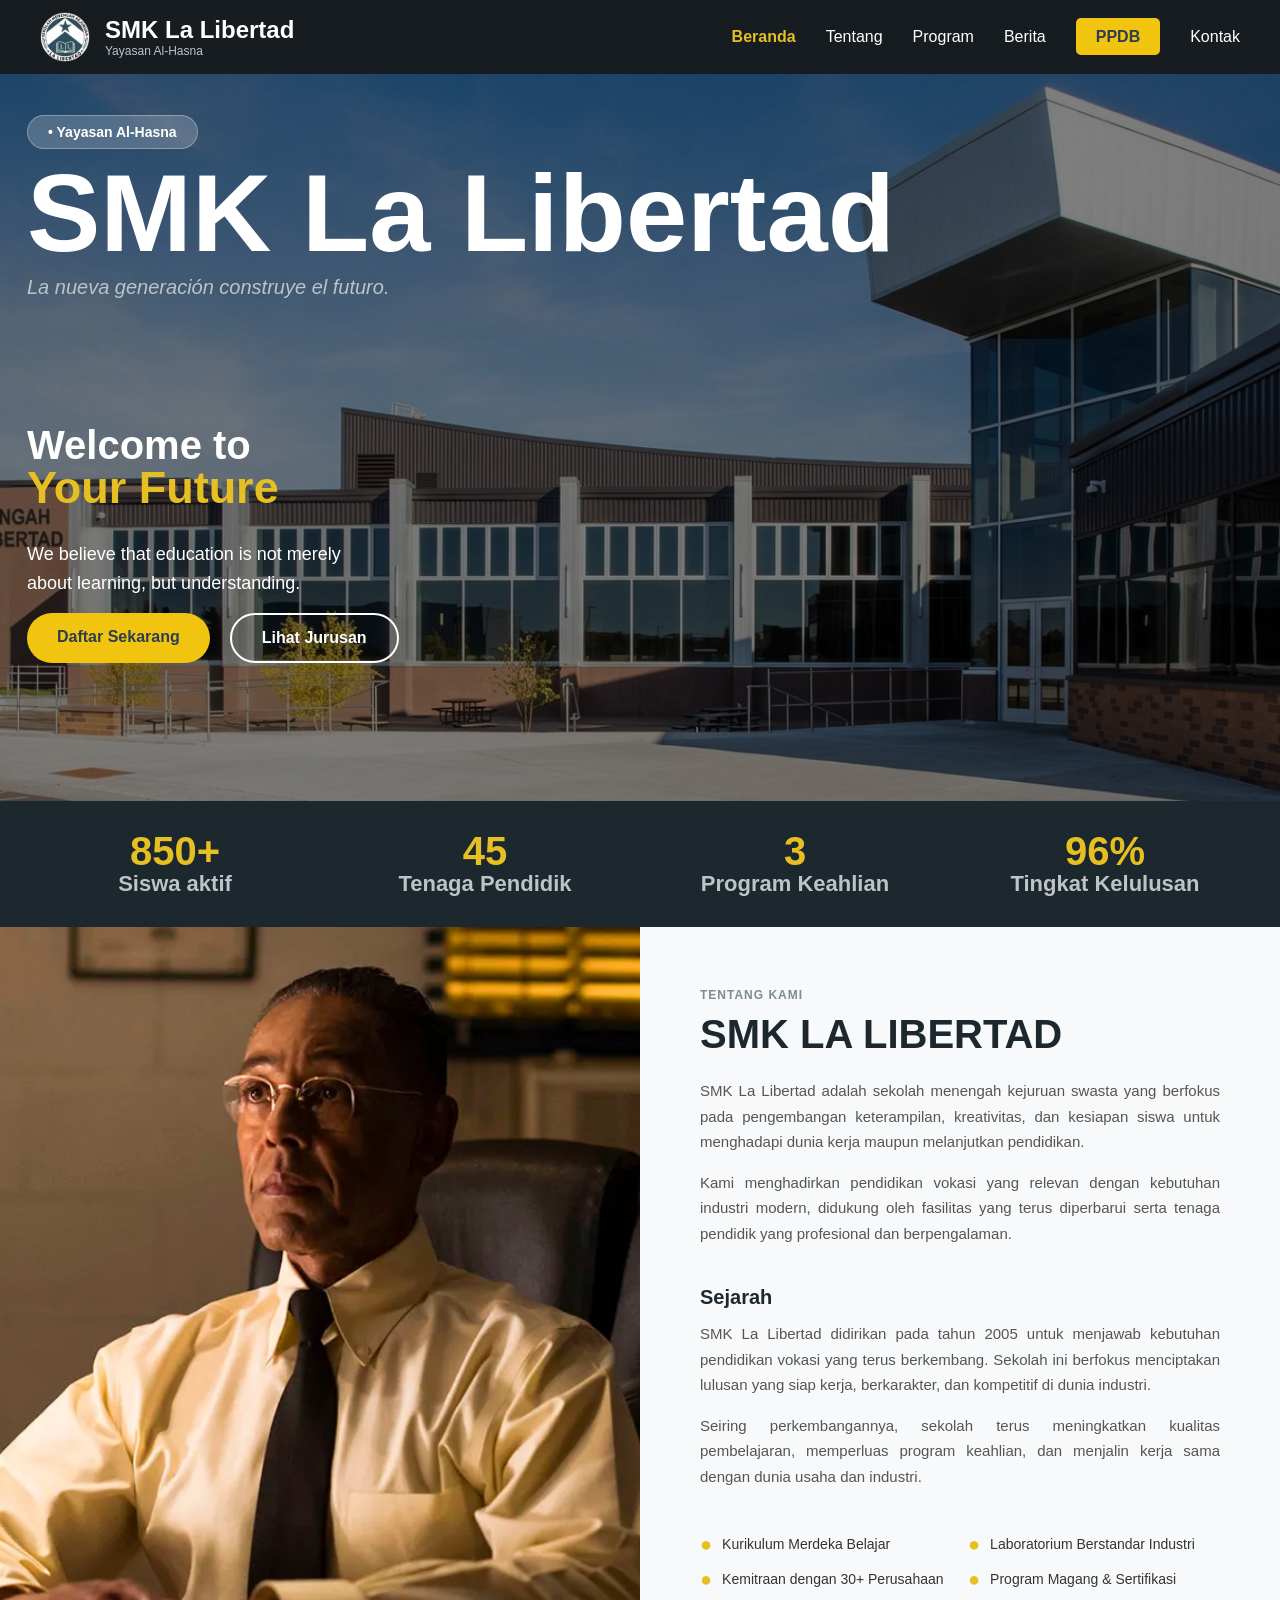
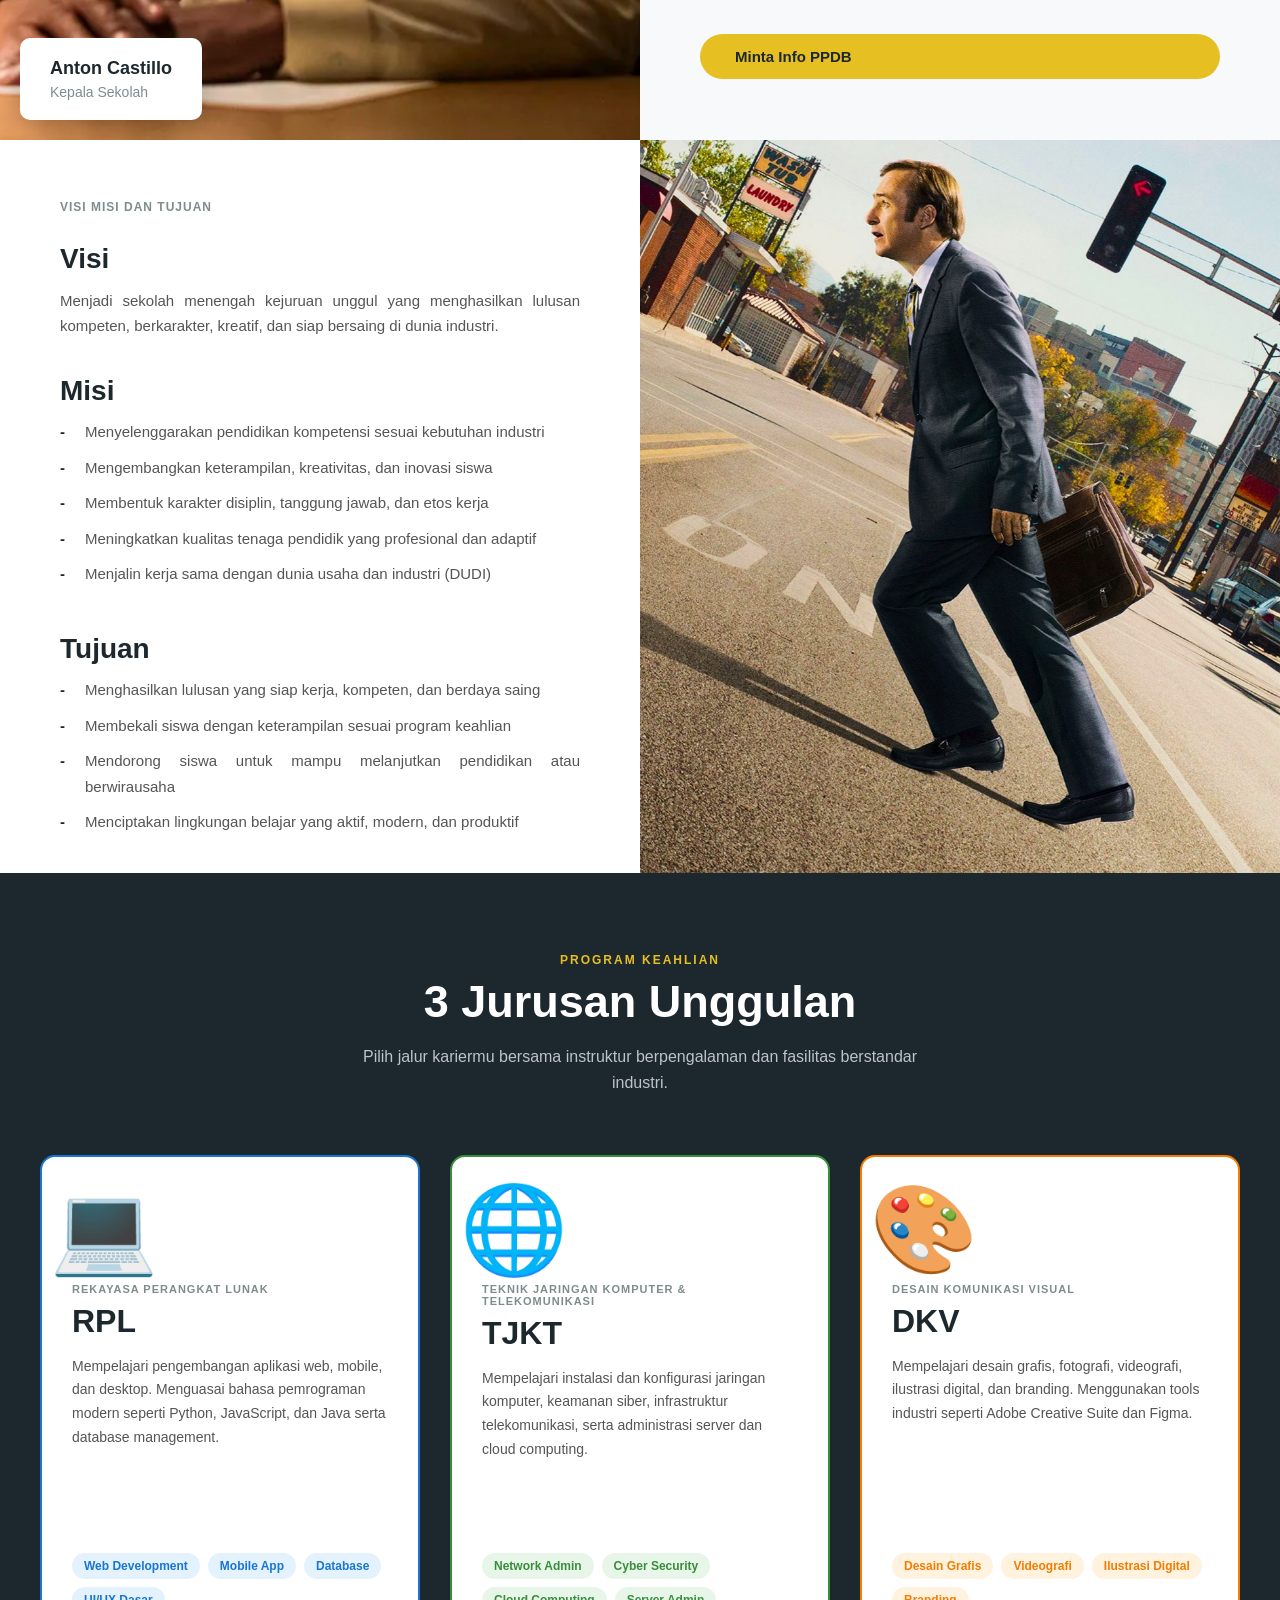
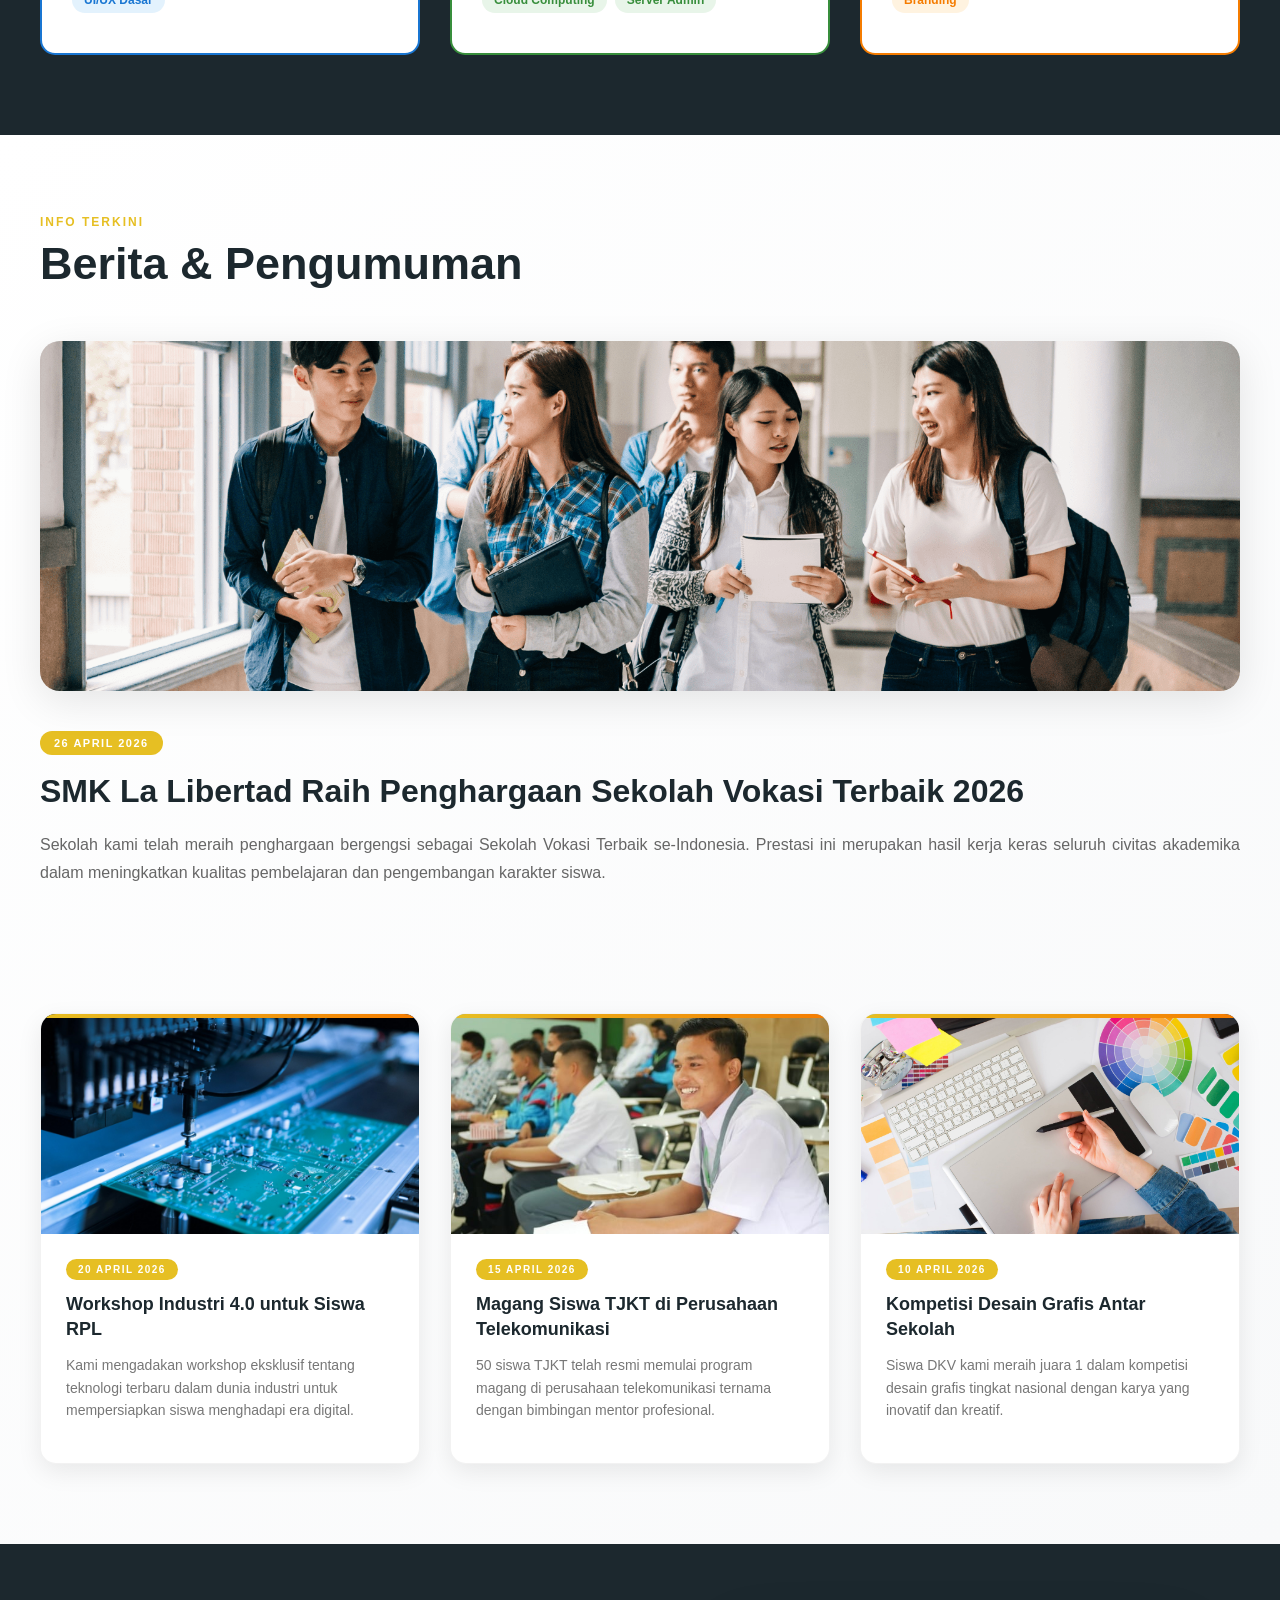
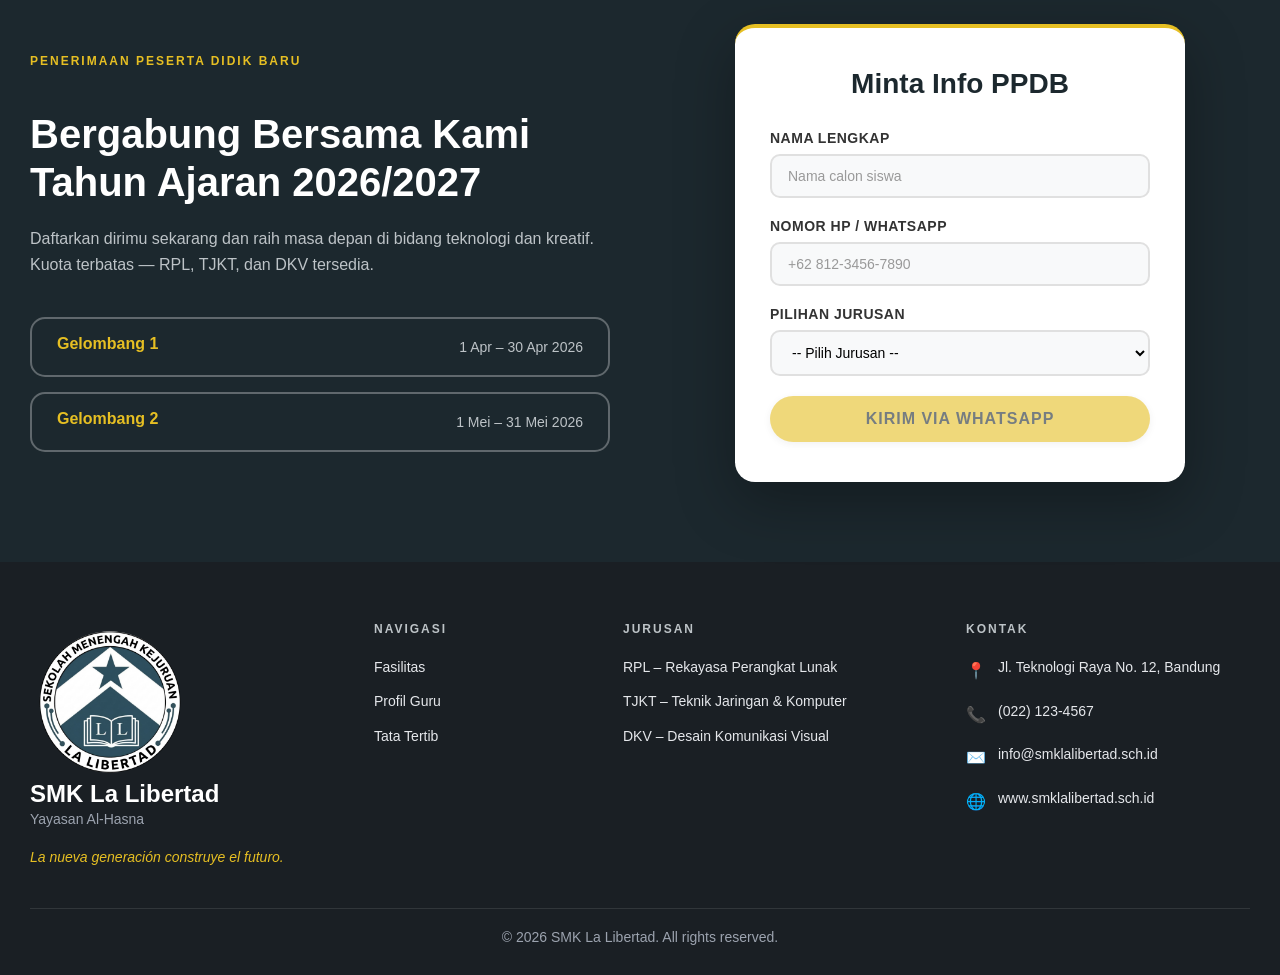
<file: Web Company Sekolah La Libertad/index.html>
<!DOCTYPE html>
<html lang="id">
<head>
    <meta charset="UTF-8">
    <meta name="viewport" content="width=device-width, initial-scale=1.0">
    <title>SMK La Libertad</title>
    <link rel="stylesheet" href="asset/css/style.css">
</head>
<body>
    <nav class="navbar">
        <div class="navbar-container">
            <div class="navbar-logo">
                <img src="asset/img/Logo.png" alt="Logo">
                <div class="logo-text">
                    <h1>SMK La Libertad</h1>
                    <p>Yayasan Al-Hasna</p>
                </div>
            </div>
            <ul class="nav-menu">
                <li><a href="#beranda">Beranda</a></li>
                <li><a href="#tentang">Tentang</a></li>
                <li><a href="#program">Program</a></li>
                <li><a href="#berita">Berita</a></li>
                <li><a href="#ppdb" class="btn-ppdb">PPDB</a></li>
                <li><a href="pages/contact.html">Kontak</a></li>
            </ul>
            <div class="menu-toggle" id="menu-toggle">☰</div>
        </div>
    </nav>

    <section class="hero" id="beranda">
        <div class="hero-background">
            <img src="asset/img/Hero_bg.png" alt="SMK La Libertad Building">
        </div>
        <div class="hero-overlay"></div>
        <div class="hero-content">
            <div class="hero-badge">
                <span><b>• Yayasan Al-Hasna</b></span>
            </div>
            <h1 class="hero-title">SMK La Libertad</h1>
            <p class="hero-subtitle">La nueva generación construye el futuro.</p> <br><br><br><br><br><br><br>

            <h2 class="hero-welcome">Welcome to<br><p class="hero-future">Your Future<p></h2>

            <p class="hero-description">
                We believe that education is not merely<br>about learning, but understanding.
            </p>
            
            <div class="hero-buttons">
                <a href="#ppdb" class="btn btn-primary">Daftar Sekarang</a>
                <a href="#program" class="btn btn-secondary">Lihat Jurusan</a>
            </div>
        </div>
    </section>

    <!-- Stats Section -->
    <section class="stats" id="stats">
        <div class="stats-container">
            <div class="stat">
                <div class="stat-number">850+</div>
                <div class="stat-label">Siswa aktif</div>
            </div>

            <div class="stat">
                <div class="stat-number">45</div>
                <div class="stat-label">Tenaga Pendidik</div>
            </div>

            <div class="stat">
                <div class="stat-number">3</div>
                <div class="stat-label">Program Keahlian</div>
            </div>

            <div class="stat">
                <div class="stat-number">96%</div>
                <div class="stat-label">Tingkat Kelulusan</div>
            </div>
        </div>
    </section>

    <!-- Tentang Section -->
    <section class="tentang" id="tentang">
        <div class="tentang-container">
            <div class="tentang-image">
                <img src="asset/img/Anton_Castillo.webp" alt="Anton Castillo - Kepala Sekolah">
                <div class="tentang-badge">
                    <h3>Anton Castillo</h3>
                    <p>Kepala Sekolah</p>
                </div>
            </div>
            
            <div class="tentang-content">
                <p class="tentang-label">Tentang Kami</p>
                <h2 class="tentang-title">SMK LA LIBERTAD</h2>
                
                <p class="tentang-text">
                    SMK La Libertad adalah sekolah menengah kejuruan swasta yang berfokus pada pengembangan keterampilan, kreativitas, dan kesiapan siswa untuk menghadapi dunia kerja maupun melanjutkan pendidikan.
                </p>
                
                <p class="tentang-text">
                    Kami menghadirkan pendidikan vokasi yang relevan dengan kebutuhan industri modern, didukung oleh fasilitas yang terus diperbarui serta tenaga pendidik yang profesional dan berpengalaman.
                </p>
                
                <h3 class="tentang-subtitle">Sejarah</h3>
                <p class="tentang-text">
                    SMK La Libertad didirikan pada tahun 2005 untuk menjawab kebutuhan pendidikan vokasi yang terus berkembang. Sekolah ini berfokus menciptakan lulusan yang siap kerja, berkarakter, dan kompetitif di dunia industri.
                </p>
                
                <p class="tentang-text">
                    Seiring perkembangannya, sekolah terus meningkatkan kualitas pembelajaran, memperluas program keahlian, dan menjalin kerja sama dengan dunia usaha dan industri.
                </p>
                
                <div class="tentang-features">
                    <div class="feature-item">
                        <span class="feature-icon">●</span>
                        <span>Kurikulum Merdeka Belajar</span>
                    </div>
                    <div class="feature-item">
                        <span class="feature-icon">●</span>
                        <span>Laboratorium Berstandar Industri</span>
                    </div>
                    <div class="feature-item">
                        <span class="feature-icon">●</span>
                        <span>Kemitraan dengan 30+ Perusahaan</span>
                    </div>
                    <div class="feature-item">
                        <span class="feature-icon">●</span>
                        <span>Program Magang & Sertifikasi</span>
                    </div>
                </div>
                
                <a href="#ppdb" class="btn btn-ppdb-large">Minta Info PPDB</a>
            </div>
        </div>
    </section>
    
    <!-- Visi Misi Tujuan Section -->
    <section class="visi-misi-tujuan" id="visi-misi">
        <div class="vmt-container">
            <div class="vmt-content">
                <p class="vmt-label">Visi Misi dan Tujuan</p>
                
                <h2 class="vmt-subtitle">Visi</h2>
                <p class="vmt-text">
                    Menjadi sekolah menengah kejuruan unggul yang menghasilkan lulusan kompeten, berkarakter, kreatif, dan siap bersaing di dunia industri.
                </p>
                
                <h2 class="vmt-subtitle">Misi</h2>
                <ul class="vmt-list">
                    <li>Menyelenggarakan pendidikan kompetensi sesuai kebutuhan industri</li>
                    <li>Mengembangkan keterampilan, kreativitas, dan inovasi siswa</li>
                    <li>Membentuk karakter disiplin, tanggung jawab, dan etos kerja</li>
                    <li>Meningkatkan kualitas tenaga pendidik yang profesional dan adaptif</li>
                    <li>Menjalin kerja sama dengan dunia usaha dan industri (DUDI)</li>
                </ul>
                
                <h2 class="vmt-subtitle">Tujuan</h2>
                <ul class="vmt-list">
                    <li>Menghasilkan lulusan yang siap kerja, kompeten, dan berdaya saing</li>
                    <li>Membekali siswa dengan keterampilan sesuai program keahlian</li>
                    <li>Mendorong siswa untuk mampu melanjutkan pendidikan atau berwirausaha</li>
                    <li>Menciptakan lingkungan belajar yang aktif, modern, dan produktif</li>
                </ul>
            </div>
            
            <div class="vmt-image">
                <img src="asset/img/Saul_Goodman.jpg" alt="Visi Misi Tujuan">
            </div>
        </div>
    </section>

    <!-- Program Keahlian Section -->
    <section class="program" id="program">
        <div class="program-container">
            <div class="program-header">
                <p class="program-label">PROGRAM KEAHLIAN</p>
                <h2 class="program-title">3 Jurusan Unggulan</h2>
                <p class="program-subtitle">Pilih jalur kariermu bersama instruktur berpengalaman dan fasilitas berstandar industri.</p>
            </div>
            
            <div class="program-grid">
                <!-- RPL Card -->
                 <a href="pages/rpl.html" class="program-link">
                <div class="program-card">
                    <div class="program-icon">
                      <div class="card-icon">💻</div>
                    </div>
                    <p class="program-category">REKAYASA PERANGKAT LUNAK</p>
                    <h3 class="program-name">RPL</h3>
                    <p class="program-description">
                        Mempelajari pengembangan aplikasi web, mobile, dan desktop. Menguasai bahasa pemrograman modern seperti Python, JavaScript, dan Java serta database management.
                    </p>
                    <div class="program-tags">
                        <span class="tag tag-blue">Web Development</span>
                        <span class="tag tag-blue">Mobile App</span>
                        <span class="tag tag-blue">Database</span>
                        <span class="tag tag-blue">UI/UX Dasar</span>
                    </div>
                </div></a>

                <!-- TJKT Card -->
                 <a href="pages/tjkt.html" class="program-link">
                <div class="program-card">
                    
                    <div class="program-icon">
                        <div class="card-icon">🌐</div>
                    </div>
                    <p class="program-category">TEKNIK JARINGAN KOMPUTER & TELEKOMUNIKASI</p>
                    <h3 class="program-name">TJKT</h3>
                    <p class="program-description">
                        Mempelajari instalasi dan konfigurasi jaringan komputer, keamanan siber, infrastruktur telekomunikasi, serta administrasi server dan cloud computing.
                    </p>
                    <div class="program-tags">
                        <span class="tag tag-green">Network Admin</span>
                        <span class="tag tag-green">Cyber Security</span>
                        <span class="tag tag-green">Cloud Computing</span>
                        <span class="tag tag-green">Server Admin</span>
                    </div>
                </div></a>

                <!-- DKV Card -->
                 <a href="pages/dkv.html" class="program-link">
                <div class="program-card">
                    <div class="program-icon">
                        <div class="card-icon">🎨</div>
                    </div>
                    <p class="program-category">DESAIN KOMUNIKASI VISUAL</p>
                    <h3 class="program-name">DKV</h3>
                    <p class="program-description">
                        Mempelajari desain grafis, fotografi, videografi, ilustrasi digital, dan branding. Menggunakan tools industri seperti Adobe Creative Suite dan Figma.
                    </p>
                    <div class="program-tags">
                        <span class="tag tag-orange">Desain Grafis</span>
                        <span class="tag tag-orange">Videografi</span>
                        <span class="tag tag-orange">Ilustrasi Digital</span>
                        <span class="tag tag-orange">Branding</span>
                    </div>
                </div></a>
            </div>
        </div>
    </section>

    <!-- Berita & Pengumuman Section -->
    <section class="berita" id="berita">
        <div class="berita-container">
            <p class="berita-label">INFO TERKINI</p>
            <h2 class="berita-title">Berita & Pengumuman</h2>
            
            <div class="berita-featured">
                <div class="berita-featured-image"><img src="asset/img/berita-1.jpg" alt="SMK La Libertad Raih Penghargaan Sekolah Vokasi Terbaik 2026"></div>
                <div class="berita-featured-content">
                    <span class="berita-date">26 April 2026</span>
                    <h3 class="berita-featured-title">SMK La Libertad Raih Penghargaan Sekolah Vokasi Terbaik 2026</h3>
                    <p class="berita-featured-desc">Sekolah kami telah meraih penghargaan bergengsi sebagai Sekolah Vokasi Terbaik se-Indonesia. Prestasi ini merupakan hasil kerja keras seluruh civitas akademika dalam meningkatkan kualitas pembelajaran dan pengembangan karakter siswa.</p>   
                </div>
            </div>

            <div class="berita-grid">
                <div class="berita-card">
                    <div class="berita-card-image"><img src="asset/img/berita-2.jpg" alt="Workshop Industri 4.0"></div>
                    <div class="berita-card-content">
                        <span class="berita-card-date">20 April 2026</span>
                        <h4 class="berita-card-title">Workshop Industri 4.0 untuk Siswa RPL</h4>
                        <p class="berita-card-desc">Kami mengadakan workshop eksklusif tentang teknologi terbaru dalam dunia industri untuk mempersiapkan siswa menghadapi era digital.</p>
                    </div>
                </div>
                <div class="berita-card">
                    <div class="berita-card-image"><img src="asset/img/berita-3.jpg" alt="Magang Siswa TJKT"></div>
                    <div class="berita-card-content">
                        <span class="berita-card-date">15 April 2026</span>
                        <h4 class="berita-card-title">Magang Siswa TJKT di Perusahaan Telekomunikasi</h4>
                        <p class="berita-card-desc">50 siswa TJKT telah resmi memulai program magang di perusahaan telekomunikasi ternama dengan bimbingan mentor profesional.</p>
                    </div>
                </div>
                <div class="berita-card">
                    <div class="berita-card-image"><img src="asset/img/berita-4.jpg" alt="Kompetisi Desain Grafis Antar Sekolah"></div>
                    <div class="berita-card-content">
                        <span class="berita-card-date">10 April 2026</span>
                        <h4 class="berita-card-title">Kompetisi Desain Grafis Antar Sekolah</h4>
                        <p class="berita-card-desc">Siswa DKV kami meraih juara 1 dalam kompetisi desain grafis tingkat nasional dengan karya yang inovatif dan kreatif.</p>
                    </div>
                </div>
            </div>
        </div>
    </section>

    <!-- PPDB Section -->
    <section class="ppdb" id="ppdb">
        <div class="ppdb-container">
            <div class="ppdb-left">
                <p class="ppdb-label">PENERIMAAN PESERTA DIDIK BARU</p>
                <h2 class="ppdb-title">Bergabung Bersama Kami<br>Tahun Ajaran 2026/2027</h2>
                <p class="ppdb-description">
                    Daftarkan dirimu sekarang dan raih masa depan di bidang teknologi dan kreatif. Kuota terbatas — RPL, TJKT, dan DKV tersedia.
                </p>
                
                <div class="ppdb-waves">
                    <div class="ppdb-wave">
                        <h3 class="wave-title">Gelombang 1</h3>
                        <span class="wave-date">1 Apr – 30 Apr 2026</span>
                    </div>
                    <div class="ppdb-wave">
                        <h3 class="wave-title">Gelombang 2</h3>
                        <span class="wave-date">1 Mei – 31 Mei 2026</span>
                    </div>
                </div>
            </div>
            
            <div class="ppdb-right">
                <div class="ppdb-form-card">
                    <h3 class="form-title">Minta Info PPDB</h3>
                    
                    <form class="ppdb-form">
                        <div class="form-group">
                            <label>Nama Lengkap</label>
                            <input type="text" placeholder="Nama calon siswa" required>
                        </div>
                        
                        <div class="form-group">
                            <label>Nomor HP / WhatsApp</label>
                            <input type="tel" placeholder="+62 812-3456-7890" required>
                        </div>
                        
                        <div class="form-group">
                            <label for="pilihan-jurusan">Pilihan Jurusan</label>
                            <select id="pilihan-jurusan" name="pilihan_jurusan" required aria-required="true">
                                <option value="">-- Pilih Jurusan --</option>
                                <option value="rpl">RPL (Rekayasa Perangkat Lunak)</option>
                                <option value="tjkt">TJKT (Teknik Jaringan Komputer & Telekomunikasi)</option>
                                <option value="dkv">DKV (Desain Komunikasi Visual)</option>
                            </select>
                        </div>
                        
                        <button type="submit" class="btn-submit">Kirim via WhatsApp</button>
                    </form>
                </div>
            </div>
        </div>
    </section>

    <!-- Footer Section -->
    <footer class="footer">
        <div class="footer-container">
            <div class="footer-brand">
                <div class="footer-logo">
                    <img src="asset/img/Logo.png" alt="SMK La Libertad Logo">
                </div>
                <h2 class="footer-title">SMK La Libertad</h2>
                <p class="footer-subtitle">Yayasan Al-Hasna</p>
                <p class="footer-tagline">La nueva generación construye el futuro.</p>
            </div>

            <div class="footer-column">
                <h3 class="footer-heading">NAVIGASI</h3>
                <ul class="footer-links">
                    <li><a href="pages/fasilitas.html">Fasilitas</a></li>
                    <li><a href="pages/profil-guru.html">Profil Guru</a></li>
                    <li><a href="pages/tata-tertib.html">Tata Tertib</a></li>
                </ul>
            </div>

            <div class="footer-column">
                <h3 class="footer-heading">JURUSAN</h3>
                <ul class="footer-links">
                    <li><a href="pages/rpl.html">RPL – Rekayasa Perangkat Lunak</a></li>
                    <li><a href="pages/tjkt.html">TJKT – Teknik Jaringan & Komputer</a></li>
                    <li><a href="pages/dkv.html">DKV – Desain Komunikasi Visual</a></li>
                </ul>
            </div>

            <div class="footer-column">
                <h3 class="footer-heading">KONTAK</h3>
                <ul class="footer-contact">
                    <li>
                        <span class="contact-icon">📍</span>
                        <span>Jl. Teknologi Raya No. 12, Bandung</span>
                    </li>
                    <li>
                        <span class="contact-icon">📞</span>
                        <span>(022) 123-4567</span>
                    </li>
                    <li>
                        <span class="contact-icon">✉️</span>
                        <span>info@smklalibertad.sch.id</span>
                    </li>
                    <li>
                        <span class="contact-icon">🌐</span>
                        <span>www.smklalibertad.sch.id</span>
                    </li>
                </ul>
            </div>
        </div>

        <div class="footer-bottom">
            <p>&copy; 2026 SMK La Libertad. All rights reserved.</p>
        </div>
    </footer>

<script src="asset/js/script.js"></script>
</body>
</html>
</file>
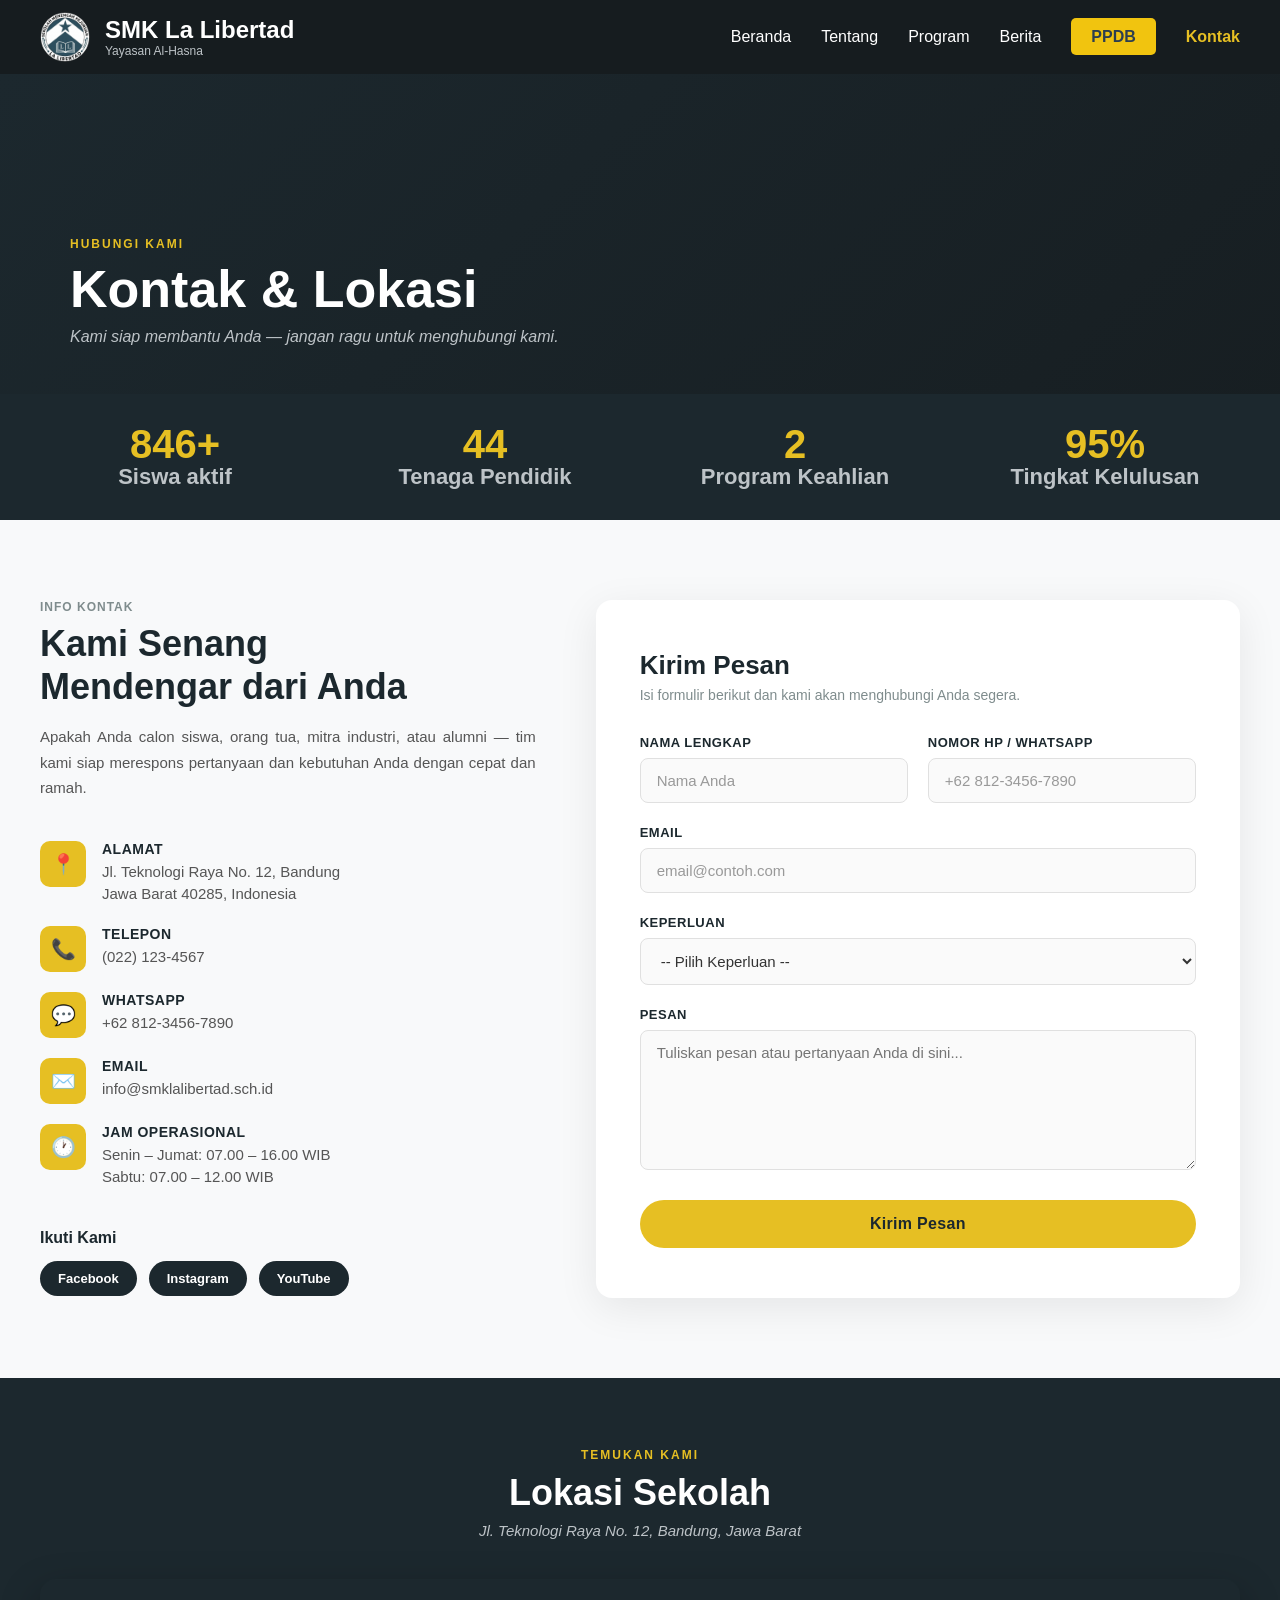
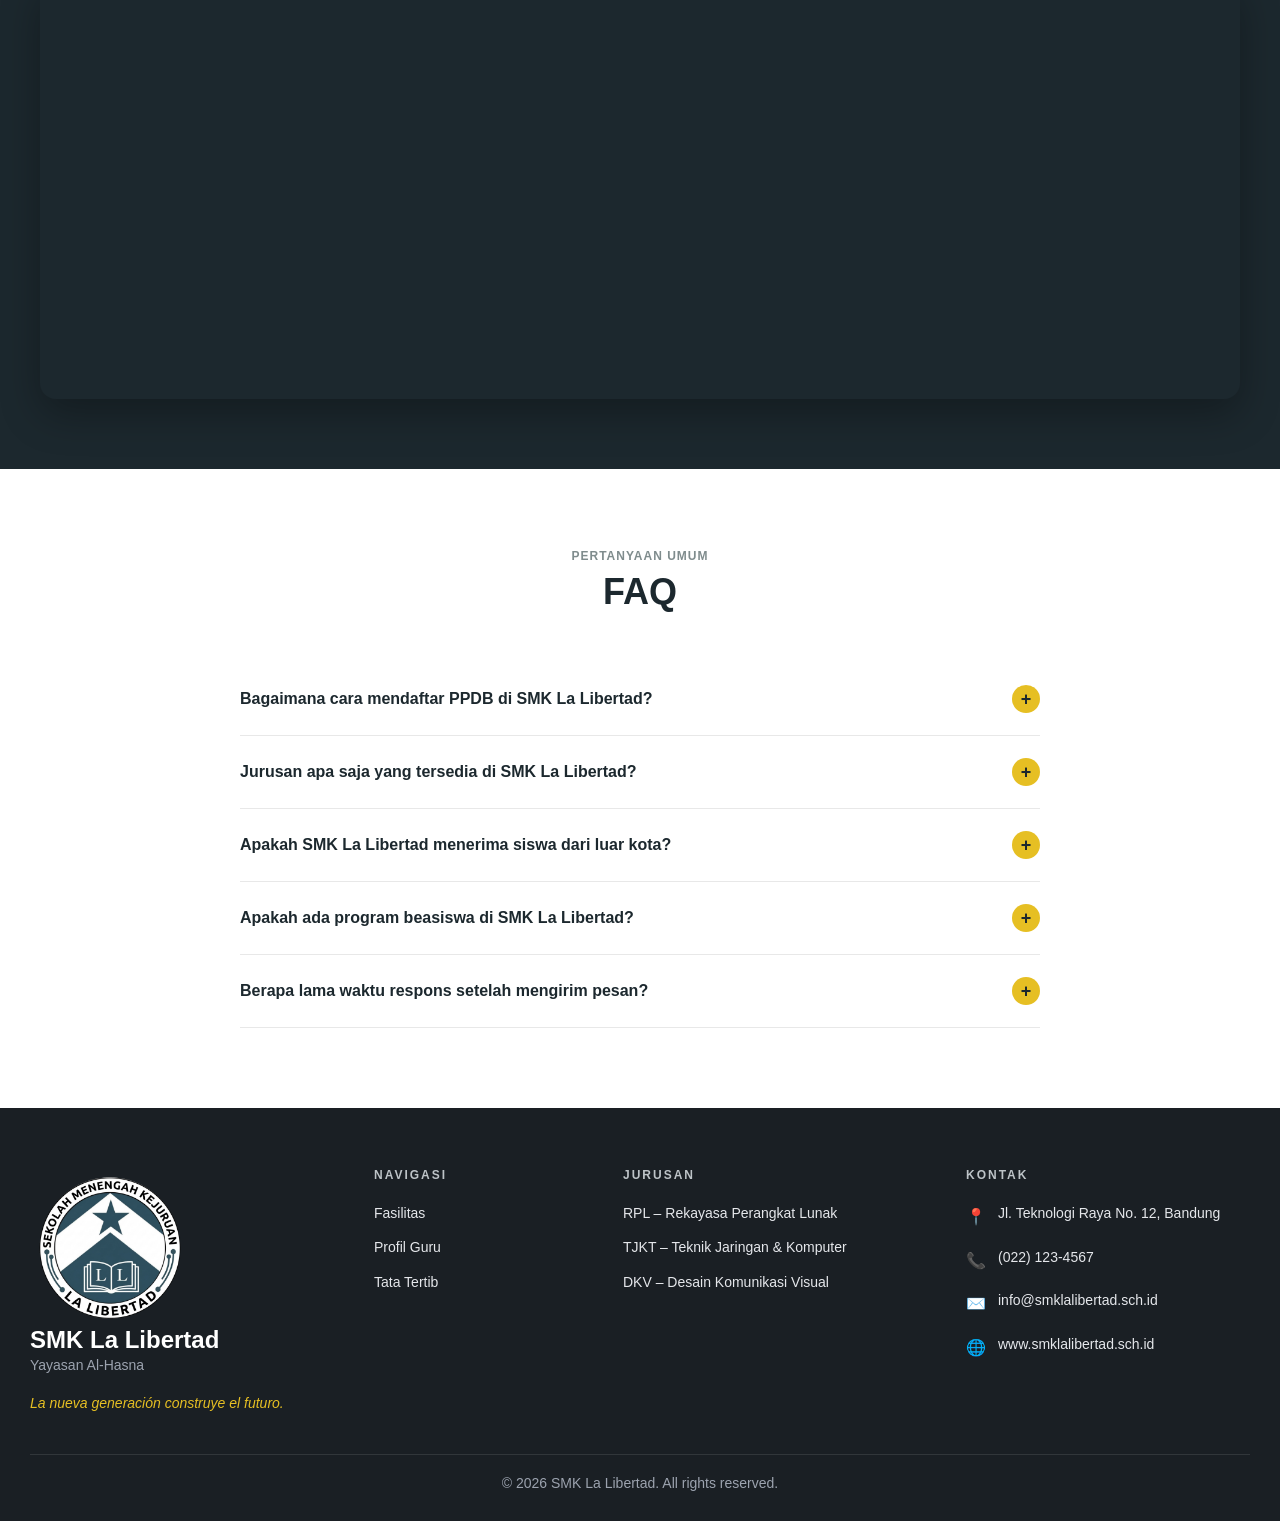
<file: Web Company Sekolah La Libertad/pages/contact.html>
<!DOCTYPE html>
<html lang="id">
<head>
    <meta charset="UTF-8">
    <meta name="viewport" content="width=device-width, initial-scale=1.0">
    <title>Kontak – SMK La Libertad</title>
    <link rel="stylesheet" href="../asset/css/style.css">
    <style>
        
    </style>
</head>
<body>

    <!-- Navbar -->
    <nav class="navbar">
        <div class="navbar-container">
            <div class="navbar-logo">
                <img src="../asset/img/Logo.png" alt="Logo">
                <div class="logo-text">
                    <h1>SMK La Libertad</h1>
                    <p>Yayasan Al-Hasna</p>
                </div>
            </div>
            <ul class="nav-menu">
                <li><a href="../index.html">Beranda</a></li>
                <li><a href="../index.html#tentang">Tentang</a></li>
                <li><a href="../index.html#program">Program</a></li>
                <li><a href="../index.html#berita">Berita</a></li>
                <li><a href="../index.html#ppdb" class="btn-ppdb">PPDB</a></li>
                <li><a href="../pages/contact.html" class="nav-link--active">Kontak</a></li>
            </ul>
            <div class="menu-toggle" id="menu-toggle">☰</div>
        </div>
    </nav>

    <!-- Page Hero -->
    <section class="page-hero">
        <div class="page-hero-overlay"></div>
        <div class="page-hero-content">
            <p class="page-hero-label">Hubungi Kami</p>
            <h1 class="page-hero-title">Kontak &amp; Lokasi</h1>
            <p class="page-hero-subtitle">Kami siap membantu Anda — jangan ragu untuk menghubungi kami.</p>
        </div>
    </section>

    <!-- Stats (sama persis dengan index) -->
    <section class="stats">
        <div class="stats-container">
            <div class="stat">
                <div class="stat-number">850+</div>
                <div class="stat-label">Siswa aktif</div>
            </div>
            <div class="stat">
                <div class="stat-number">45</div>
                <div class="stat-label">Tenaga Pendidik</div>
            </div>
            <div class="stat">
                <div class="stat-number">3</div>
                <div class="stat-label">Program Keahlian</div>
            </div>
            <div class="stat">
                <div class="stat-number">96%</div>
                <div class="stat-label">Tingkat Kelulusan</div>
            </div>
        </div>
    </section>

    <!-- Kontak Section -->
    <section class="kontak-section" id="kontak">
        <div class="kontak-container">

            <!-- Info Kontak -->
            <div class="kontak-info">
                <p class="kontak-info-label">Info Kontak</p>
                <h2 class="kontak-info-title">Kami Senang<br>Mendengar dari Anda</h2>
                <p class="kontak-info-desc">
                    Apakah Anda calon siswa, orang tua, mitra industri, atau alumni — tim kami siap merespons pertanyaan dan kebutuhan Anda dengan cepat dan ramah.
                </p>

                <ul class="kontak-detail-list">
                    <li class="kontak-detail-item">
                        <div class="kontak-detail-icon">📍</div>
                        <div class="kontak-detail-text">
                            <h4>Alamat</h4>
                            <p>Jl. Teknologi Raya No. 12, Bandung<br>Jawa Barat 40285, Indonesia</p>
                        </div>
                    </li>
                    <li class="kontak-detail-item">
                        <div class="kontak-detail-icon">📞</div>
                        <div class="kontak-detail-text">
                            <h4>Telepon</h4>
                            <p>(022) 123-4567</p>
                        </div>
                    </li>
                    <li class="kontak-detail-item">
                        <div class="kontak-detail-icon">💬</div>
                        <div class="kontak-detail-text">
                            <h4>WhatsApp</h4>
                            <p>+62 812-3456-7890</p>
                        </div>
                    </li>
                    <li class="kontak-detail-item">
                        <div class="kontak-detail-icon">✉️</div>
                        <div class="kontak-detail-text">
                            <h4>Email</h4>
                            <p>info@smklalibertad.sch.id</p>
                        </div>
                    </li>
                    <li class="kontak-detail-item">
                        <div class="kontak-detail-icon">🕐</div>
                        <div class="kontak-detail-text">
                            <h4>Jam Operasional</h4>
                            <p>Senin – Jumat: 07.00 – 16.00 WIB<br>Sabtu: 07.00 – 12.00 WIB</p>
                        </div>
                    </li>
                </ul>

                <p class="kontak-sosmed-title">Ikuti Kami</p>
                <div class="sosmed-links">
                    <a href="#" class="sosmed-btn">Facebook</a>
                    <a href="#" class="sosmed-btn">Instagram</a>
                    <a href="#" class="sosmed-btn">YouTube</a>
                </div>
            </div>

            <!-- Form Kontak -->
            <div class="kontak-form-card">
                <h3 class="form-section-title">Kirim Pesan</h3>
                <p class="form-section-subtitle">Isi formulir berikut dan kami akan menghubungi Anda segera.</p>

                <form class="kontak-form" id="kontakForm">
                    <div class="form-row">
                        <div class="form-group">
                            <label for="nama">Nama Lengkap</label>
                            <input type="text" id="nama" placeholder="Nama Anda" required>
                        </div>
                        <div class="form-group">
                            <label for="telepon">Nomor HP / WhatsApp</label>
                            <input type="tel" id="telepon" placeholder="+62 812-3456-7890">
                        </div>
                    </div>

                    <div class="form-group">
                        <label for="email">Email</label>
                        <input type="email" id="email" placeholder="email@contoh.com" required>
                    </div>

                    <div class="form-group">
                        <label for="keperluan">Keperluan</label>
                        <select id="keperluan">
                            <option value="">-- Pilih Keperluan --</option>
                            <option value="ppdb">Informasi PPDB</option>
                            <option value="jurusan">Informasi Jurusan</option>
                            <option value="kerjasama">Kerja Sama / Mitra Industri</option>
                            <option value="alumni">Informasi Alumni</option>
                            <option value="lainnya">Lainnya</option>
                        </select>
                    </div>

                    <div class="form-group">
                        <label for="pesan">Pesan</label>
                        <textarea id="pesan" placeholder="Tuliskan pesan atau pertanyaan Anda di sini..." required></textarea>
                    </div>

                    <button type="submit" class="btn-kontak-submit">Kirim Pesan</button>
                </form>
            </div>

        </div>
    </section>

    <!-- Maps Section -->
    <section class="maps-section">
        <div class="maps-container">
            <div class="maps-header">
                <p class="maps-label">Temukan Kami</p>
                <h2 class="maps-title">Lokasi Sekolah</h2>
                <p class="maps-subtitle">Jl. Teknologi Raya No. 12, Bandung, Jawa Barat</p>
            </div>
            <div class="maps-embed">
                <!-- Ganti src dengan link embed Google Maps lokasi asli sekolah -->
                <iframe
                    src="https://www.google.com/maps/embed?pb=!1m18!1m12!1m3!1d126748.59649447065!2d107.5308995!3d-6.9174639!2m3!1f0!2f0!3f0!3m2!1i1024!2i768!4f13.1!3m3!1m2!1s0x2e68e6398252477f%3A0x146a1f93d3e815a2!2sBandung%2C%20Kota%20Bandung%2C%20Jawa%20Barat!5e0!3m2!1sid!2sid!4v1714000000000!5m2!1sid!2sid"
                    allowfullscreen=""
                    loading="lazy"
                    referrerpolicy="no-referrer-when-downgrade"
                    title="Lokasi SMK La Libertad">
                </iframe>
            </div>
        </div>
    </section>

    <!-- FAQ Section -->
    <section class="faq-section">
        <div class="faq-container">
            <div class="faq-header">
                <p class="faq-label">Pertanyaan Umum</p>
                <h2 class="faq-title">FAQ</h2>
            </div>

            <div class="faq-item">
                <div class="faq-question" onclick="toggleFaq(this)">
                    Bagaimana cara mendaftar PPDB di SMK La Libertad?
                    <span class="faq-toggle">+</span>
                </div>
                <div class="faq-answer">
                    Pendaftaran PPDB dapat dilakukan secara online melalui formulir di halaman utama website kami, atau langsung datang ke sekolah pada jam operasional. Pastikan membawa persyaratan dokumen yang diperlukan.
                </div>
            </div>

            <div class="faq-item">
                <div class="faq-question" onclick="toggleFaq(this)">
                    Jurusan apa saja yang tersedia di SMK La Libertad?
                    <span class="faq-toggle">+</span>
                </div>
                <div class="faq-answer">
                    SMK La Libertad memiliki 3 program keahlian unggulan: RPL (Rekayasa Perangkat Lunak), TJKT (Teknik Jaringan Komputer &amp; Telekomunikasi), dan DKV (Desain Komunikasi Visual).
                </div>
            </div>

            <div class="faq-item">
                <div class="faq-question" onclick="toggleFaq(this)">
                    Apakah SMK La Libertad menerima siswa dari luar kota?
                    <span class="faq-toggle">+</span>
                </div>
                <div class="faq-answer">
                    Ya, kami menerima siswa dari luar kota. Untuk informasi lebih lanjut mengenai akomodasi dan transportasi, silakan hubungi kami melalui WhatsApp atau email.
                </div>
            </div>

            <div class="faq-item">
                <div class="faq-question" onclick="toggleFaq(this)">
                    Apakah ada program beasiswa di SMK La Libertad?
                    <span class="faq-toggle">+</span>
                </div>
                <div class="faq-answer">
                    Ya, SMK La Libertad menyediakan beberapa jalur beasiswa berdasarkan prestasi akademik dan kondisi ekonomi. Hubungi bagian kesiswaan untuk informasi lengkap persyaratan dan jadwal seleksi beasiswa.
                </div>
            </div>

            <div class="faq-item">
                <div class="faq-question" onclick="toggleFaq(this)">
                    Berapa lama waktu respons setelah mengirim pesan?
                    <span class="faq-toggle">+</span>
                </div>
                <div class="faq-answer">
                    Tim kami biasanya merespons dalam 1×24 jam pada hari kerja. Untuk keperluan mendesak, Anda dapat menghubungi kami langsung melalui WhatsApp atau telepon sekolah.
                </div>
            </div>
        </div>
    </section>

    <!-- Footer -->
    <footer class="footer">
        <div class="footer-container">
            <div class="footer-brand">
                <div class="footer-logo">
                    <img src="../asset/img/Logo.png" alt="SMK La Libertad Logo">
                </div>
                <h2 class="footer-title">SMK La Libertad</h2>
                <p class="footer-subtitle">Yayasan Al-Hasna</p>
                <p class="footer-tagline">La nueva generación construye el futuro.</p>
            </div>

            <div class="footer-column">
                <h3 class="footer-heading">NAVIGASI</h3>
                <ul class="footer-links">
                    <li><a href="../pages/fasilitas.html">Fasilitas</a></li>
                    <li><a href="../pages/profil-guru.html">Profil Guru</a></li>
                    <li><a href="../pages/tata-tertib.html">Tata Tertib</a></li>
                </ul>
            </div>

            <div class="footer-column">
                <h3 class="footer-heading">JURUSAN</h3>
                <ul class="footer-links">
                    <li><a href="../pages/rpl.html">RPL – Rekayasa Perangkat Lunak</a></li>
                    <li><a href="../pages/tjkt.html">TJKT – Teknik Jaringan &amp; Komputer</a></li>
                    <li><a href="../pages/dkv.html">DKV – Desain Komunikasi Visual</a></li>
                </ul>
            </div>

            <div class="footer-column">
                <h3 class="footer-heading">KONTAK</h3>
                <ul class="footer-contact">
                    <li>
                        <span class="contact-icon">📍</span>
                        <span>Jl. Teknologi Raya No. 12, Bandung</span>
                    </li>
                    <li>
                        <span class="contact-icon">📞</span>
                        <span>(022) 123-4567</span>
                    </li>
                    <li>
                        <span class="contact-icon">✉️</span>
                        <span>info@smklalibertad.sch.id</span>
                    </li>
                    <li>
                        <span class="contact-icon">🌐</span>
                        <span>www.smklalibertad.sch.id</span>
                    </li>
                </ul>
            </div>
        </div>

        <div class="footer-bottom">
            <p>&copy; 2026 SMK La Libertad. All rights reserved.</p>
        </div>
    </footer>

    <script src="../asset/js/script.js"></script>

</body>
</html>
</file>
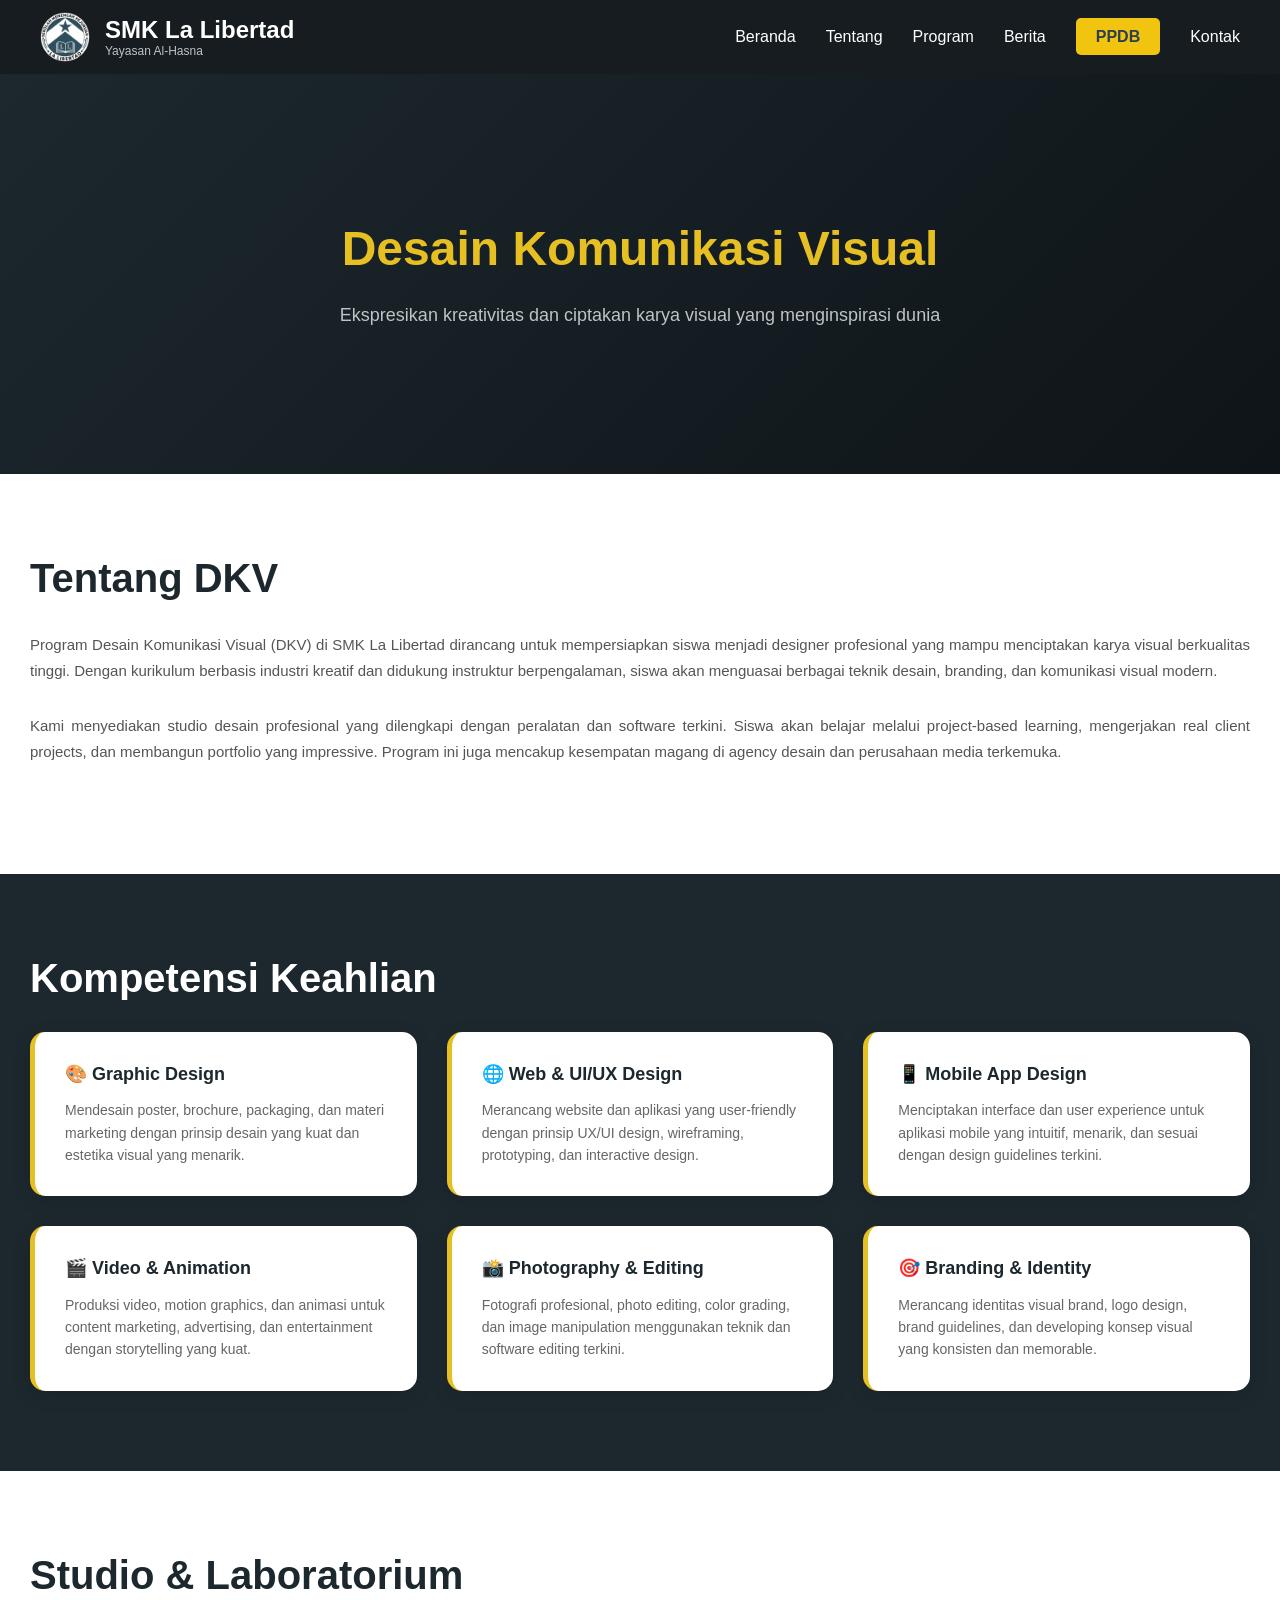
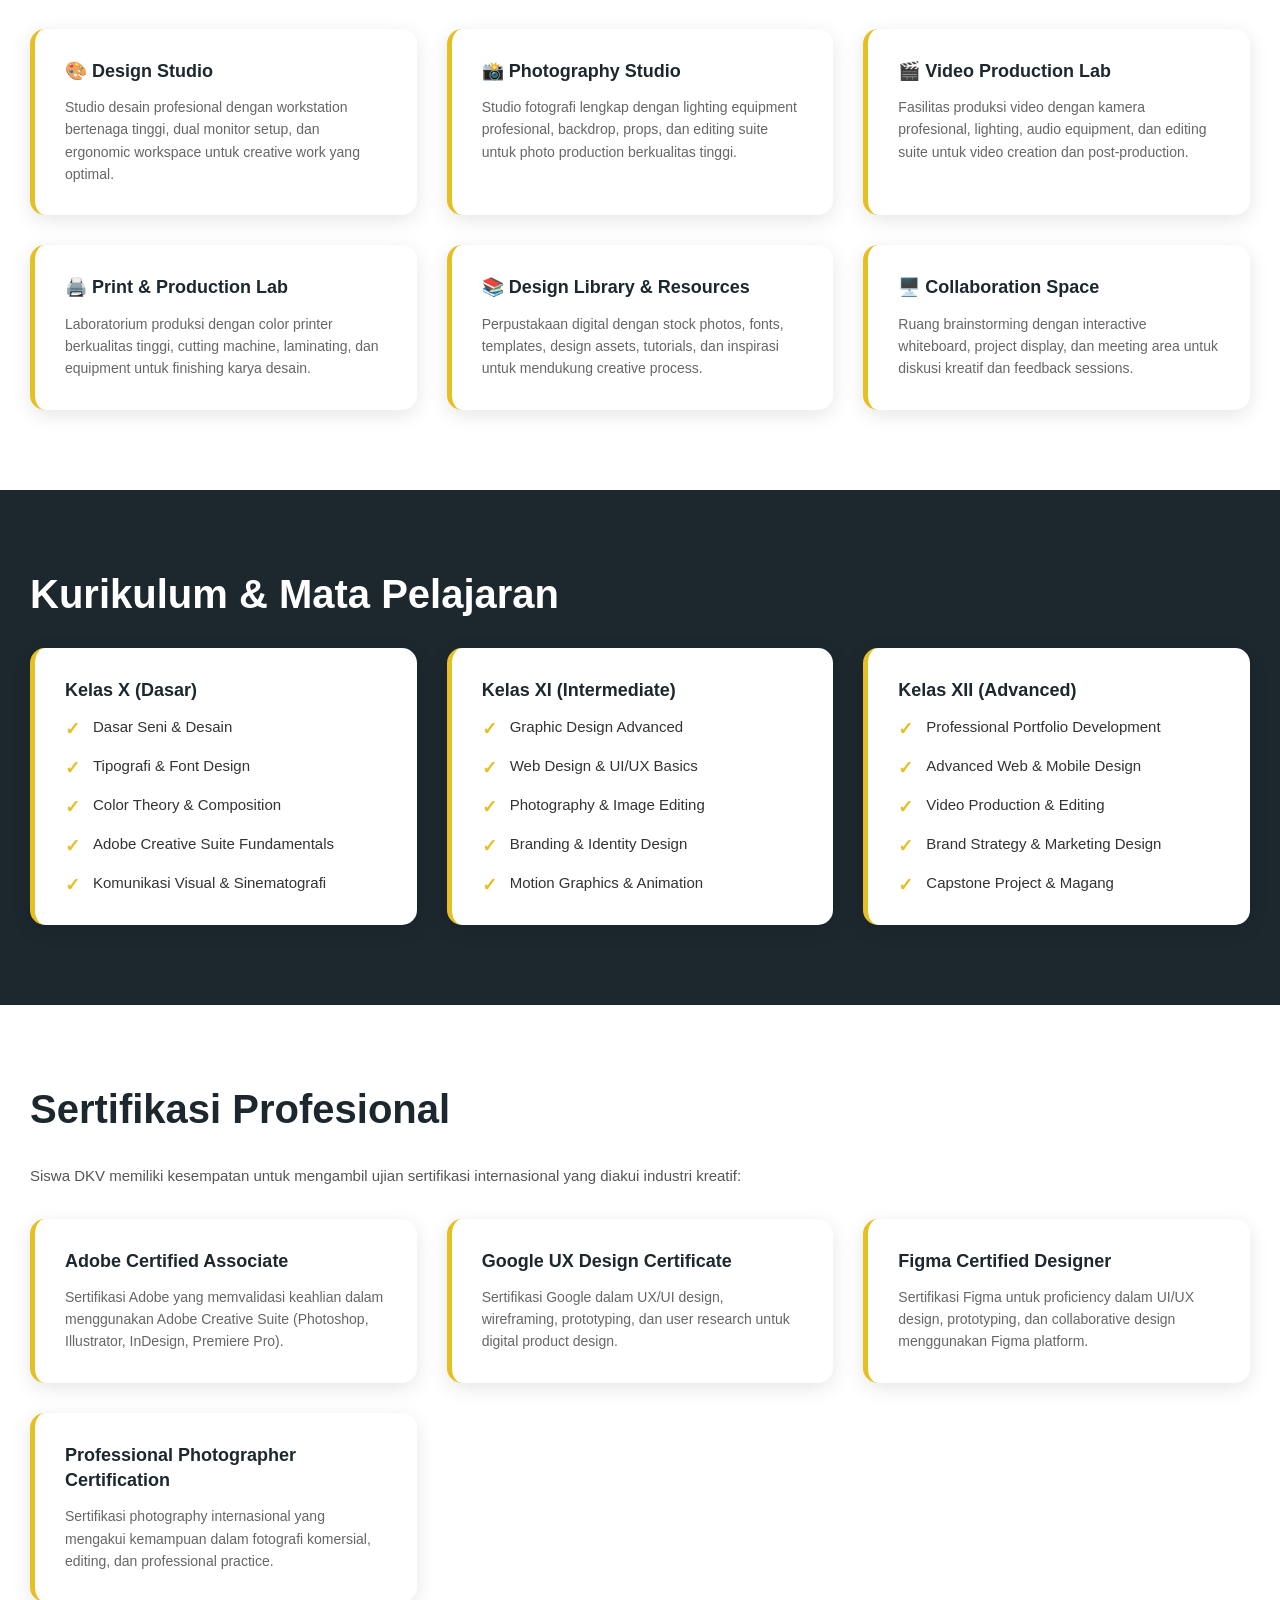
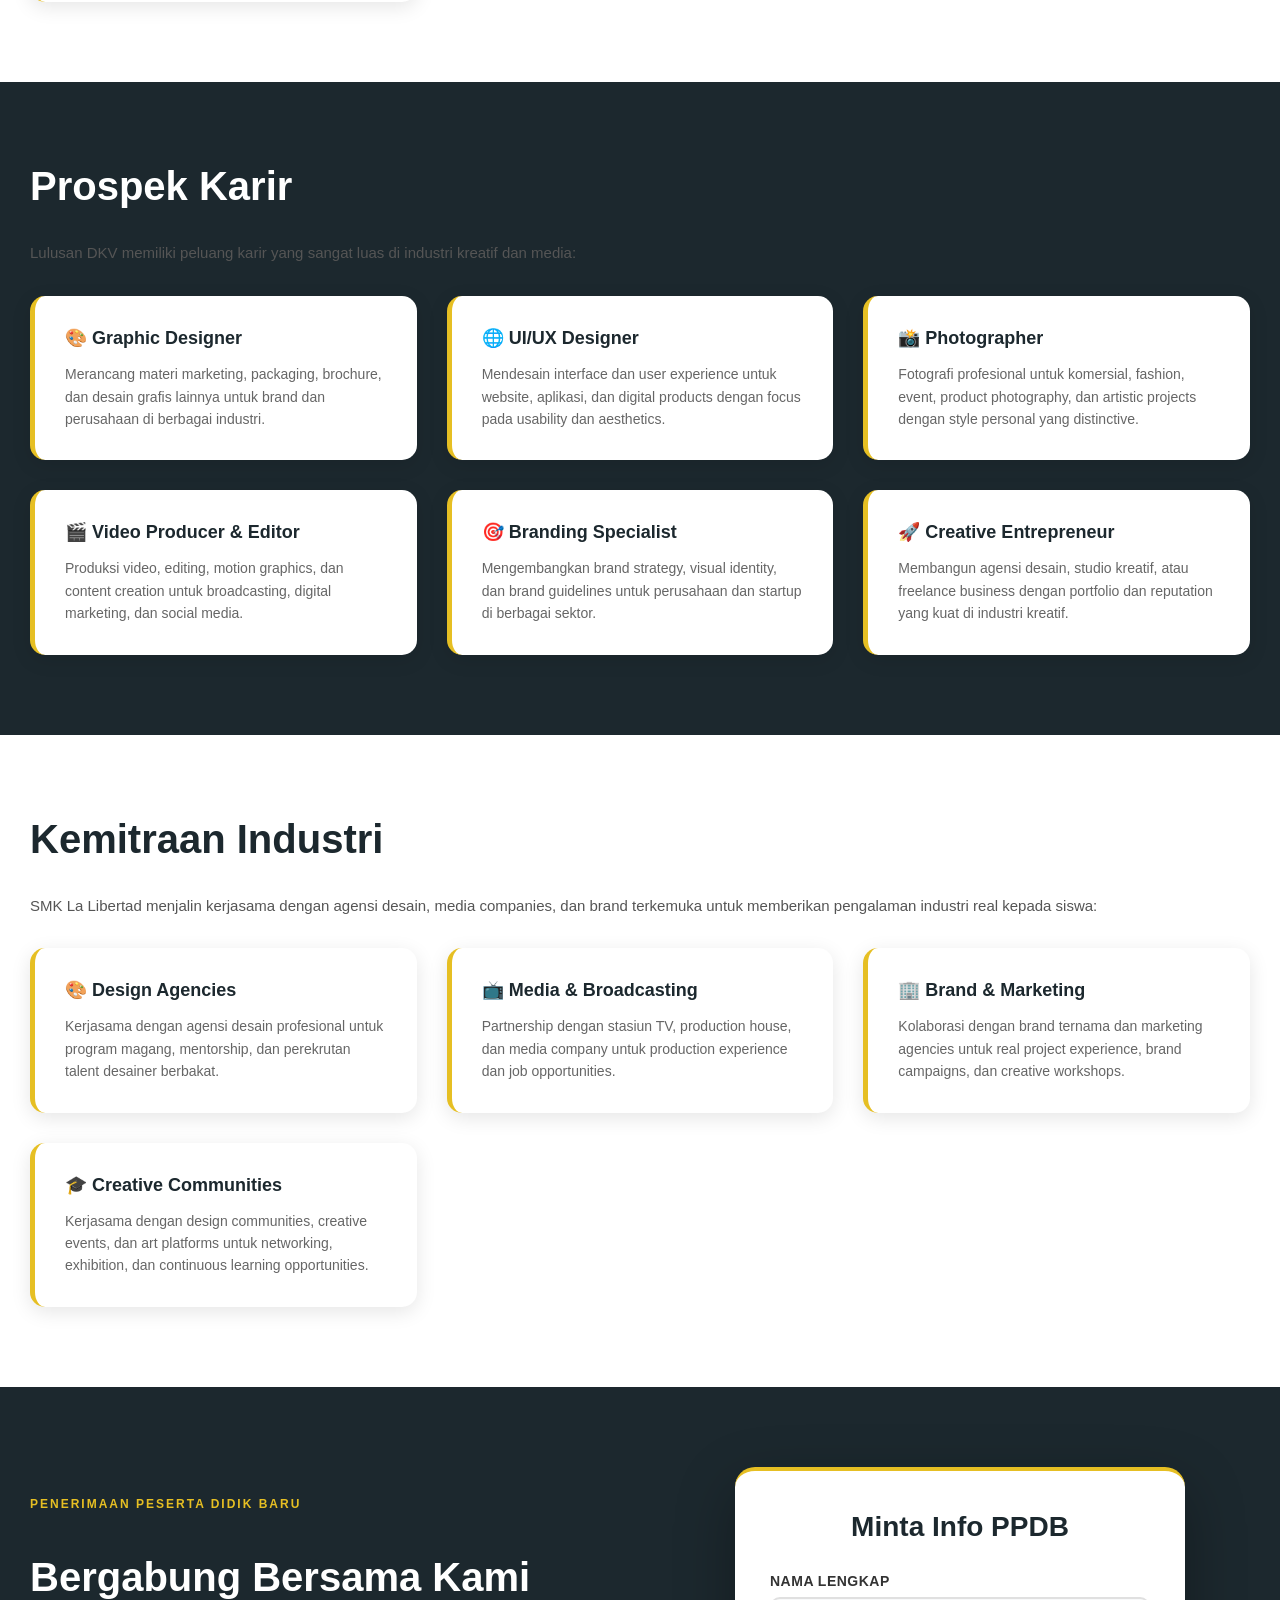
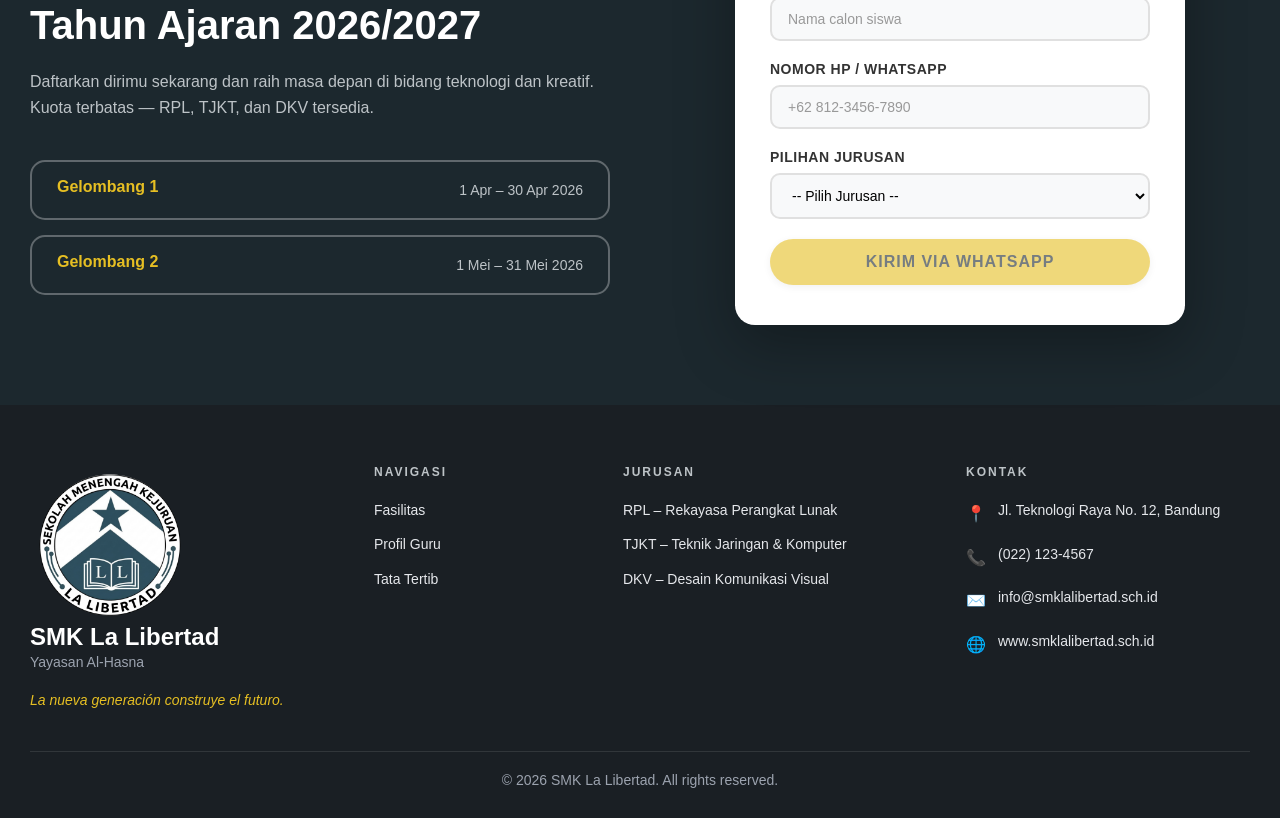
<file: Web Company Sekolah La Libertad/pages/dkv.html>
<!DOCTYPE html>
<html lang="id">
<head>
    <meta charset="UTF-8">
    <meta name="viewport" content="width=device-width, initial-scale=1.0">
    <title>DKV - SMK La Libertad</title>
    <link rel="stylesheet" href="../asset/css/style.css">
    <link rel="stylesheet" href="../asset/css/jurusan.css">
</head>

<body>
    <nav class="navbar">
        <div class="navbar-container">
            <div class="navbar-logo">
                <img src="../asset/img/Logo.png" alt="Logo">
                <div class="logo-text">
                    <h1>SMK La Libertad</h1>
                    <p>Yayasan Al-Hasna</p>
                </div>
            </div>
            <ul class="nav-menu">
                <li><a href="../index.html#beranda">Beranda</a></li>
                <li><a href="../index.html#tentang">Tentang</a></li>
                <li><a href="../index.html#program">Program</a></li>
                <li><a href="../index.html#berita">Berita</a></li>
                <li><a href="../index.html#ppdb" class="btn-ppdb">PPDB</a></li>
                <li><a href="../index.html#kontak">Kontak</a></li>
            </ul>
            <div class="menu-toggle" id="menu-toggle">☰</div>
        </div>
    </nav>

    <!-- Hero Section -->
    <section class="hero-jurusan" id="beranda">
        <div class="hero-content">
            <h1>Desain Komunikasi Visual</h1>
            <p>Ekspresikan kreativitas dan ciptakan karya visual yang menginspirasi dunia</p>
        </div>
    </section>

    <!-- Tentang Jurusan -->
    <section class="section" id="tentang">
        <div class="section-container">
            <h2>Tentang DKV</h2>
            <p>
                Program Desain Komunikasi Visual (DKV) di SMK La Libertad dirancang untuk mempersiapkan siswa menjadi designer profesional yang mampu menciptakan karya visual berkualitas tinggi. Dengan kurikulum berbasis industri kreatif dan didukung instruktur berpengalaman, siswa akan menguasai berbagai teknik desain, branding, dan komunikasi visual modern.
            </p>
            <p>
                Kami menyediakan studio desain profesional yang dilengkapi dengan peralatan dan software terkini. Siswa akan belajar melalui project-based learning, mengerjakan real client projects, dan membangun portfolio yang impressive. Program ini juga mencakup kesempatan magang di agency desain dan perusahaan media terkemuka.
            </p>
        </div>
    </section>

    <!-- Kompetensi Keahlian -->
    <section class="section bg-light" id="kompetensi">
        <div class="section-container">
            <h2>Kompetensi Keahlian</h2>
            <div class="grid">
                <div class="card">
                    <h3>🎨 Graphic Design</h3>
                    <p>Mendesain poster, brochure, packaging, dan materi marketing dengan prinsip desain yang kuat dan estetika visual yang menarik.</p>
                </div>
                <div class="card">
                    <h3>🌐 Web & UI/UX Design</h3>
                    <p>Merancang website dan aplikasi yang user-friendly dengan prinsip UX/UI design, wireframing, prototyping, dan interactive design.</p>
                </div>
                <div class="card">
                    <h3>📱 Mobile App Design</h3>
                    <p>Menciptakan interface dan user experience untuk aplikasi mobile yang intuitif, menarik, dan sesuai dengan design guidelines terkini.</p>
                </div>
                <div class="card">
                    <h3>🎬 Video & Animation</h3>
                    <p>Produksi video, motion graphics, dan animasi untuk content marketing, advertising, dan entertainment dengan storytelling yang kuat.</p>
                </div>
                <div class="card">
                    <h3>📸 Photography & Editing</h3>
                    <p>Fotografi profesional, photo editing, color grading, dan image manipulation menggunakan teknik dan software editing terkini.</p>
                </div>
                <div class="card">
                    <h3>🎯 Branding & Identity</h3>
                    <p>Merancang identitas visual brand, logo design, brand guidelines, dan developing konsep visual yang konsisten dan memorable.</p>
                </div>
            </div>
        </div>
    </section>

    <!-- Studio & Laboratorium -->
    <section class="section" id="fasilitas">
        <div class="section-container">
            <h2>Studio & Laboratorium</h2>
            <div class="grid">
                <div class="card">
                    <h3>🎨 Design Studio</h3>
                    <p>Studio desain profesional dengan workstation bertenaga tinggi, dual monitor setup, dan ergonomic workspace untuk creative work yang optimal.</p>
                </div>
                <div class="card">
                    <h3>📸 Photography Studio</h3>
                    <p>Studio fotografi lengkap dengan lighting equipment profesional, backdrop, props, dan editing suite untuk photo production berkualitas tinggi.</p>
                </div>
                <div class="card">
                    <h3>🎬 Video Production Lab</h3>
                    <p>Fasilitas produksi video dengan kamera profesional, lighting, audio equipment, dan editing suite untuk video creation dan post-production.</p>
                </div>
                <div class="card">
                    <h3>🖨️ Print & Production Lab</h3>
                    <p>Laboratorium produksi dengan color printer berkualitas tinggi, cutting machine, laminating, dan equipment untuk finishing karya desain.</p>
                </div>
                <div class="card">
                    <h3>📚 Design Library & Resources</h3>
                    <p>Perpustakaan digital dengan stock photos, fonts, templates, design assets, tutorials, dan inspirasi untuk mendukung creative process.</p>
                </div>
                <div class="card">
                    <h3>🖥️ Collaboration Space</h3>
                    <p>Ruang brainstorming dengan interactive whiteboard, project display, dan meeting area untuk diskusi kreatif dan feedback sessions.</p>
                </div>
            </div>
        </div>
    </section>

    <!-- Mata Pelajaran -->
    <section class="section bg-light" id="kurikulum">
        <div class="section-container">
            <h2>Kurikulum & Mata Pelajaran</h2>
            <div class="grid">
                <div class="card">
                    <h3>Kelas X (Dasar)</h3>
                    <ul class="list">
                        <li>Dasar Seni & Desain</li>
                        <li>Tipografi & Font Design</li>
                        <li>Color Theory & Composition</li>
                        <li>Adobe Creative Suite Fundamentals</li>
                        <li>Komunikasi Visual & Sinematografi</li>
                    </ul>
                </div>
                <div class="card">
                    <h3>Kelas XI (Intermediate)</h3>
                    <ul class="list">
                        <li>Graphic Design Advanced</li>
                        <li>Web Design & UI/UX Basics</li>
                        <li>Photography & Image Editing</li>
                        <li>Branding & Identity Design</li>
                        <li>Motion Graphics & Animation</li>
                    </ul>
                </div>
                <div class="card">
                    <h3>Kelas XII (Advanced)</h3>
                    <ul class="list">
                        <li>Professional Portfolio Development</li>
                        <li>Advanced Web & Mobile Design</li>
                        <li>Video Production & Editing</li>
                        <li>Brand Strategy & Marketing Design</li>
                        <li>Capstone Project & Magang</li>
                    </ul>
                </div>
            </div>
        </div>
    </section>

    <!-- Sertifikasi -->
    <section class="section" id="sertifikasi">
        <div class="section-container">
            <h2>Sertifikasi Profesional</h2>
            <p>Siswa DKV memiliki kesempatan untuk mengambil ujian sertifikasi internasional yang diakui industri kreatif:</p>
            <div class="grid">
                <div class="card">
                    <h3>Adobe Certified Associate</h3>
                    <p>Sertifikasi Adobe yang memvalidasi keahlian dalam menggunakan Adobe Creative Suite (Photoshop, Illustrator, InDesign, Premiere Pro).</p>
                </div>
                <div class="card">
                    <h3>Google UX Design Certificate</h3>
                    <p>Sertifikasi Google dalam UX/UI design, wireframing, prototyping, dan user research untuk digital product design.</p>
                </div>
                <div class="card">
                    <h3>Figma Certified Designer</h3>
                    <p>Sertifikasi Figma untuk proficiency dalam UI/UX design, prototyping, dan collaborative design menggunakan Figma platform.</p>
                </div>
                <div class="card">
                    <h3>Professional Photographer Certification</h3>
                    <p>Sertifikasi photography internasional yang mengakui kemampuan dalam fotografi komersial, editing, dan professional practice.</p>
                </div>
            </div>
        </div>
    </section>

    <!-- Prospek Karir -->
    <section class="section bg-light" id="karir">
        <div class="section-container">
            <h2>Prospek Karir</h2>
            <p>Lulusan DKV memiliki peluang karir yang sangat luas di industri kreatif dan media:</p>
            <div class="grid">
                <div class="card">
                    <h3>🎨 Graphic Designer</h3>
                    <p>Merancang materi marketing, packaging, brochure, dan desain grafis lainnya untuk brand dan perusahaan di berbagai industri.</p>
                </div>
                <div class="card">
                    <h3>🌐 UI/UX Designer</h3>
                    <p>Mendesain interface dan user experience untuk website, aplikasi, dan digital products dengan focus pada usability dan aesthetics.</p>
                </div>
                <div class="card">
                    <h3>📸 Photographer</h3>
                    <p>Fotografi profesional untuk komersial, fashion, event, product photography, dan artistic projects dengan style personal yang distinctive.</p>
                </div>
                <div class="card">
                    <h3>🎬 Video Producer & Editor</h3>
                    <p>Produksi video, editing, motion graphics, dan content creation untuk broadcasting, digital marketing, dan social media.</p>
                </div>
                <div class="card">
                    <h3>🎯 Branding Specialist</h3>
                    <p>Mengembangkan brand strategy, visual identity, dan brand guidelines untuk perusahaan dan startup di berbagai sektor.</p>
                </div>
                <div class="card">
                    <h3>🚀 Creative Entrepreneur</h3>
                    <p>Membangun agensi desain, studio kreatif, atau freelance business dengan portfolio dan reputation yang kuat di industri kreatif.</p>
                </div>
            </div>
        </div>
    </section>

    <!-- Kemitraan Industri -->
    <section class="section" id="kemitraan">
        <div class="section-container">
            <h2>Kemitraan Industri</h2>
            <p>SMK La Libertad menjalin kerjasama dengan agensi desain, media companies, dan brand terkemuka untuk memberikan pengalaman industri real kepada siswa:</p>
            <div class="grid">
                <div class="card">
                    <h3>🎨 Design Agencies</h3>
                    <p>Kerjasama dengan agensi desain profesional untuk program magang, mentorship, dan perekrutan talent desainer berbakat.</p>
                </div>
                <div class="card">
                    <h3>📺 Media & Broadcasting</h3>
                    <p>Partnership dengan stasiun TV, production house, dan media company untuk production experience dan job opportunities.</p>
                </div>
                <div class="card">
                    <h3>🏢 Brand & Marketing</h3>
                    <p>Kolaborasi dengan brand ternama dan marketing agencies untuk real project experience, brand campaigns, dan creative workshops.</p>
                </div>
                <div class="card">
                    <h3>🎓 Creative Communities</h3>
                    <p>Kerjasama dengan design communities, creative events, dan art platforms untuk networking, exhibition, dan continuous learning opportunities.</p>
                </div>
            </div>
        </div>
    </section>

<!-- PPDB Section -->
    <section class="ppdb" id="ppdb">
        <div class="ppdb-container">
            <div class="ppdb-left">
                <p class="ppdb-label">PENERIMAAN PESERTA DIDIK BARU</p>
                <h2 class="ppdb-title">Bergabung Bersama Kami<br>Tahun Ajaran 2026/2027</h2>
                <p class="ppdb-description">
                    Daftarkan dirimu sekarang dan raih masa depan di bidang teknologi dan kreatif. Kuota terbatas — RPL, TJKT, dan DKV tersedia.
                </p>
                
                <div class="ppdb-waves">
                    <div class="ppdb-wave">
                        <h3 class="wave-title">Gelombang 1</h3>
                        <span class="wave-date">1 Apr – 30 Apr 2026</span>
                    </div>
                    <div class="ppdb-wave">
                        <h3 class="wave-title">Gelombang 2</h3>
                        <span class="wave-date">1 Mei – 31 Mei 2026</span>
                    </div>
                </div>
            </div>
            
            <div class="ppdb-right">
                <div class="ppdb-form-card">
                    <h3 class="form-title">Minta Info PPDB</h3>
                    
                    <form class="ppdb-form">
                        <div class="form-group">
                            <label>Nama Lengkap</label>
                            <input type="text" placeholder="Nama calon siswa" required>
                        </div>
                        
                        <div class="form-group">
                            <label>Nomor HP / WhatsApp</label>
                            <input type="tel" placeholder="+62 812-3456-7890" required>
                        </div>
                        
                        <div class="form-group">
                            <label for="pilihan-jurusan">Pilihan Jurusan</label>
                            <select id="pilihan-jurusan" name="pilihan_jurusan" required aria-required="true">
                                <option value="">-- Pilih Jurusan --</option>
                                <option value="rpl">RPL (Rekayasa Perangkat Lunak)</option>
                                <option value="tjkt">TJKT (Teknik Jaringan Komputer & Telekomunikasi)</option>
                                <option value="dkv">DKV (Desain Komunikasi Visual)</option>
                            </select>
                        </div>
                        
                        <button type="submit" class="btn-submit">Kirim via WhatsApp</button>
                    </form>
                </div>
            </div>
        </div>
    </section>
    
    <!-- Footer Section -->
    <footer class="footer">
        <div class="footer-container">
            <div class="footer-brand">
                <div class="footer-logo">
                    <img src="../asset/img/Logo.png" alt="SMK La Libertad Logo">
                </div>
                <h2 class="footer-title">SMK La Libertad</h2>
                <p class="footer-subtitle">Yayasan Al-Hasna</p>
                <p class="footer-tagline">La nueva generación construye el futuro.</p>
            </div>

            <div class="footer-column">
                <h3 class="footer-heading">NAVIGASI</h3>
                <ul class="footer-links">
                    <li><a href="../pages/fasilitas.html">Fasilitas</a></li>
                    <li><a href="../pages/profil-guru.html">Profil Guru</a></li>
                    <li><a href="../pages/tata-tertib.html">Tata Tertib</a></li>
                </ul>
            </div>

            <div class="footer-column">
                <h3 class="footer-heading">JURUSAN</h3>
                <ul class="footer-links">
                    <li><a href="../pages/rpl.html">RPL – Rekayasa Perangkat Lunak</a></li>
                    <li><a href="../pages/tjkt.html">TJKT – Teknik Jaringan & Komputer</a></li>
                    <li><a href="../pages/dkv.html">DKV – Desain Komunikasi Visual</a></li>
                </ul>
            </div>

            <div class="footer-column">
                <h3 class="footer-heading">KONTAK</h3>
                <ul class="footer-contact">
                    <li>
                        <span class="contact-icon">📍</span>
                        <span>Jl. Teknologi Raya No. 12, Bandung</span>
                    </li>
                    <li>
                        <span class="contact-icon">📞</span>
                        <span>(022) 123-4567</span>
                    </li>
                    <li>
                        <span class="contact-icon">✉️</span>
                        <span>info@smklalibertad.sch.id</span>
                    </li>
                    <li>
                        <span class="contact-icon">🌐</span>
                        <span>www.smklalibertad.sch.id</span>
                    </li>
                </ul>
            </div>
        </div>

        <div class="footer-bottom">
            <p>&copy; 2026 SMK La Libertad. All rights reserved.</p>
        </div>
    </footer>
    
    <script src="../asset/js/script.js"></script>
</body>
</html>
</file>
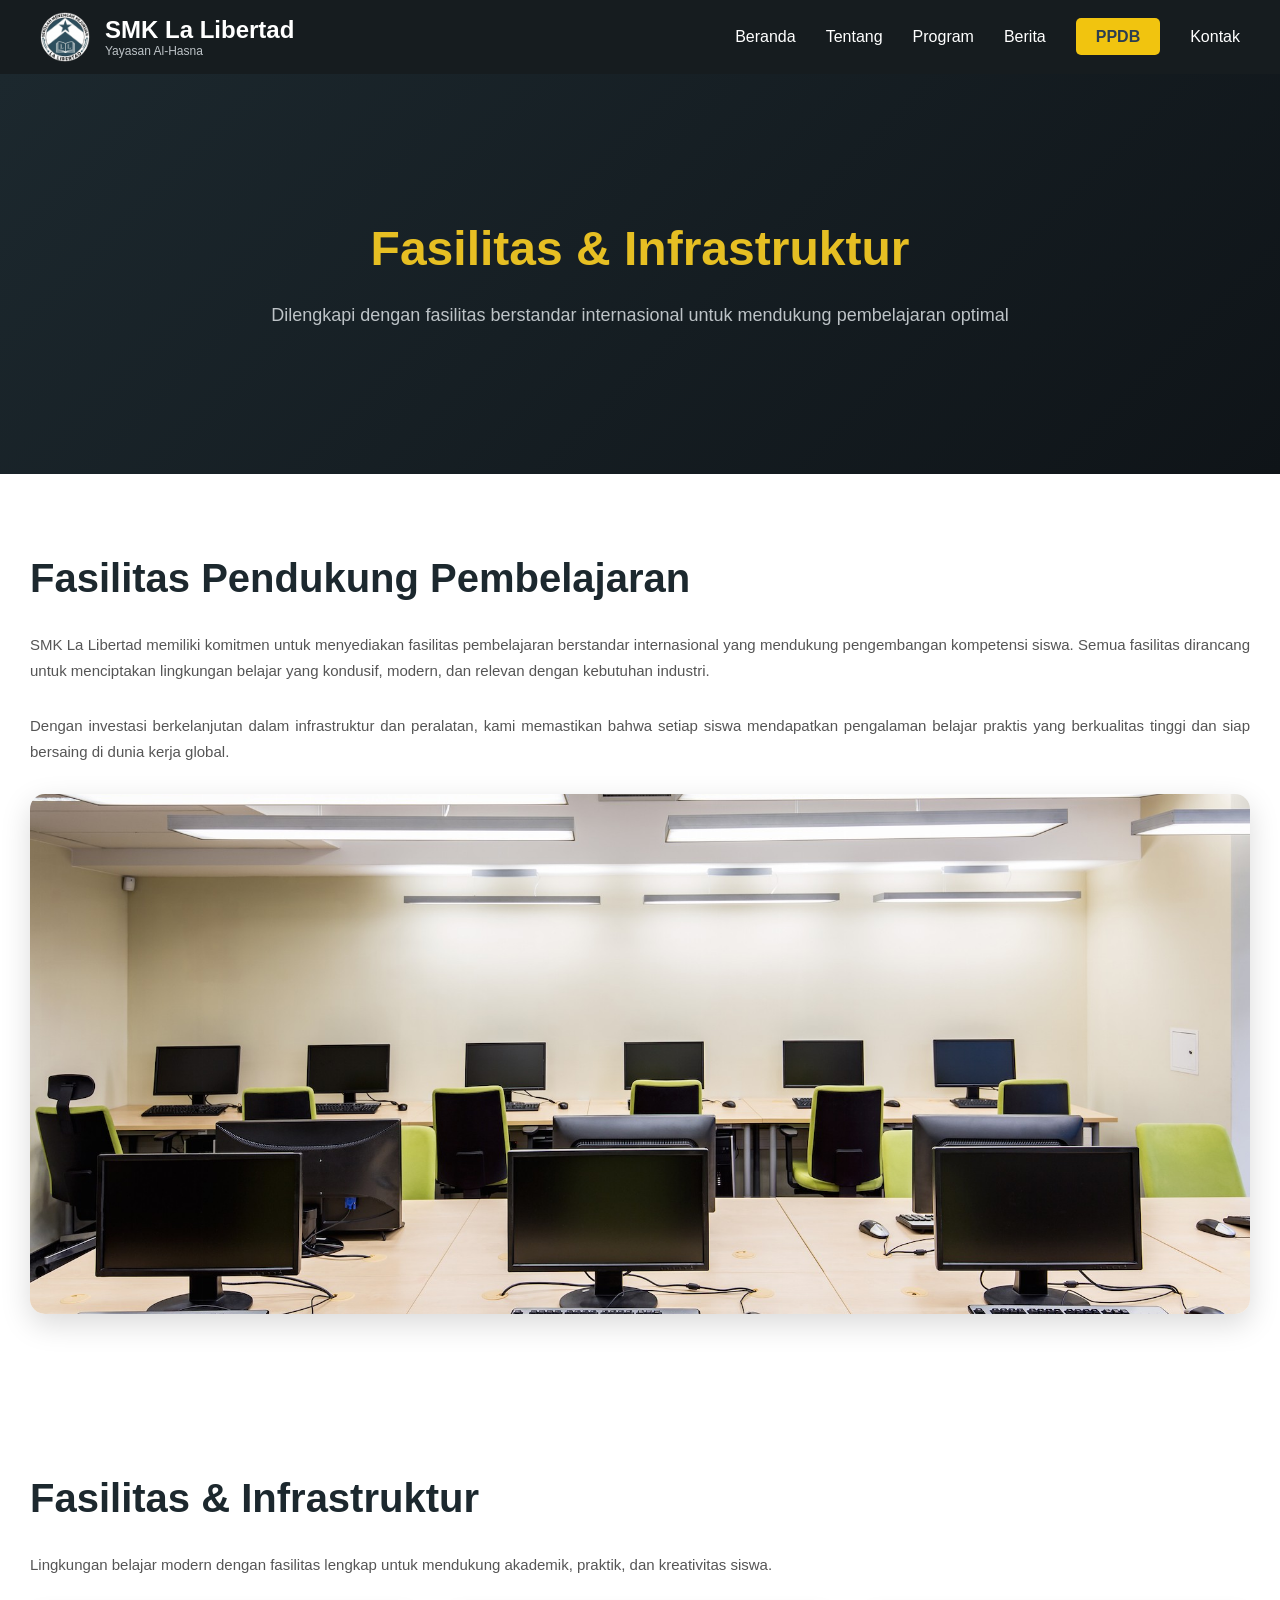
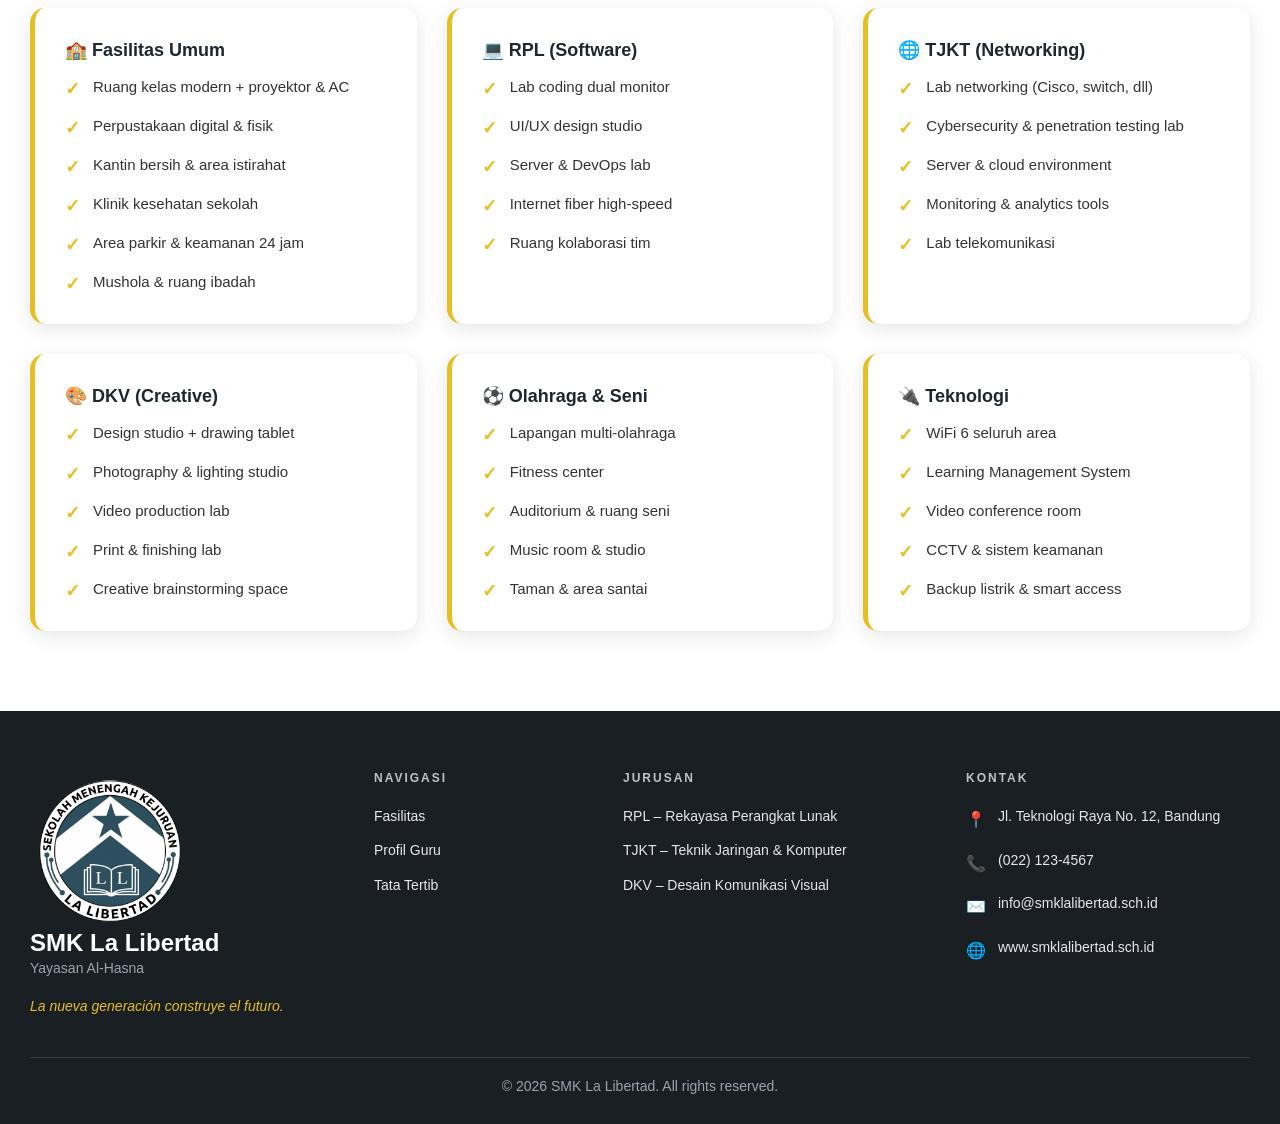
<file: Web Company Sekolah La Libertad/pages/fasilitas.html>
<!DOCTYPE html>
<html lang="id">
<head>
    <meta charset="UTF-8">
    <meta name="viewport" content="width=device-width, initial-scale=1.0">
    <title>Fasilitas - SMK La Libertad</title>
    <link rel="stylesheet" href="../asset/css/style.css">
    <link rel="stylesheet" href="../asset/css/jurusan.css">
</head>

<body>
    <nav class="navbar">
        <div class="navbar-container">
            <div class="navbar-logo">
                <img src="../asset/img/Logo.png" alt="Logo">
                <div class="logo-text">
                    <h1>SMK La Libertad</h1>
                    <p>Yayasan Al-Hasna</p>
                </div>
            </div>
            <ul class="nav-menu">
                <li><a href="../index.html#beranda">Beranda</a></li>
                <li><a href="../index.html#tentang">Tentang</a></li>
                <li><a href="../index.html#program">Program</a></li>
                <li><a href="../index.html#berita">Berita</a></li>
                <li><a href="../index.html#ppdb" class="btn-ppdb">PPDB</a></li>
                <li><a href="../index.html#kontak">Kontak</a></li>
            </ul>
            <div class="menu-toggle" id="menu-toggle">☰</div>
        </div>
    </nav>

    <!-- Hero Section -->
    <section class="hero-jurusan" id="beranda">
        <div class="hero-content">
            <h1>Fasilitas & Infrastruktur</h1>
            <p>Dilengkapi dengan fasilitas berstandar internasional untuk mendukung pembelajaran optimal</p>
        </div>
    </section>

    <!-- Pendahuluan -->
    <section class="section" id="pendahuluan">
        <div class="section-container">
            <h2>Fasilitas Pendukung Pembelajaran</h2>
            <p>
                SMK La Libertad memiliki komitmen untuk menyediakan fasilitas pembelajaran berstandar internasional yang mendukung pengembangan kompetensi siswa. Semua fasilitas dirancang untuk menciptakan lingkungan belajar yang kondusif, modern, dan relevan dengan kebutuhan industri.
            </p>
            <p>
                Dengan investasi berkelanjutan dalam infrastruktur dan peralatan, kami memastikan bahwa setiap siswa mendapatkan pengalaman belajar praktis yang berkualitas tinggi dan siap bersaing di dunia kerja global.
            </p>
            <div class="section-image">
                <img src="../asset/img/Lab.jpg" alt="Overview Fasilitas Umum">
            </div>
        </div>
    </section>

<!-- Fasilitas -->
<section class="section" id="fasilitas">
    <div class="section-container">
        <h2>Fasilitas & Infrastruktur</h2>
        <p class="section-subtitle">
            Lingkungan belajar modern dengan fasilitas lengkap untuk mendukung akademik, praktik, dan kreativitas siswa.
        </p>

        <div class="grid">

            <!-- UMUM -->
            <div class="card">
                <h3>🏫 Fasilitas Umum</h3>
                <ul class="list">
                    <li>Ruang kelas modern + proyektor & AC</li>
                    <li>Perpustakaan digital & fisik</li>
                    <li>Kantin bersih & area istirahat</li>
                    <li>Klinik kesehatan sekolah</li>
                    <li>Area parkir & keamanan 24 jam</li>
                    <li>Mushola & ruang ibadah</li>
                </ul>
            </div>

            <!-- RPL -->
            <div class="card">
                <h3>💻 RPL (Software)</h3>
                <ul class="list">
                    <li>Lab coding dual monitor</li>
                    <li>UI/UX design studio</li>
                    <li>Server & DevOps lab</li>
                    <li>Internet fiber high-speed</li>
                    <li>Ruang kolaborasi tim</li>
                </ul>
            </div>

            <!-- TJKT -->
            <div class="card">
                <h3>🌐 TJKT (Networking)</h3>
                <ul class="list">
                    <li>Lab networking (Cisco, switch, dll)</li>
                    <li>Cybersecurity & penetration testing lab</li>
                    <li>Server & cloud environment</li>
                    <li>Monitoring & analytics tools</li>
                    <li>Lab telekomunikasi</li>
                </ul>
            </div>

            <!-- DKV -->
            <div class="card">
                <h3>🎨 DKV (Creative)</h3>
                <ul class="list">
                    <li>Design studio + drawing tablet</li>
                    <li>Photography & lighting studio</li>
                    <li>Video production lab</li>
                    <li>Print & finishing lab</li>
                    <li>Creative brainstorming space</li>
                </ul>
            </div>

            <!-- OLAHRAGA -->
            <div class="card">
                <h3>⚽ Olahraga & Seni</h3>
                <ul class="list">
                    <li>Lapangan multi-olahraga</li>
                    <li>Fitness center</li>
                    <li>Auditorium & ruang seni</li>
                    <li>Music room & studio</li>
                    <li>Taman & area santai</li>
                </ul>
            </div>

            <!-- TEKNOLOGI -->
            <div class="card">
                <h3>🔌 Teknologi</h3>
                <ul class="list">
                    <li>WiFi 6 seluruh area</li>
                    <li>Learning Management System</li>
                    <li>Video conference room</li>
                    <li>CCTV & sistem keamanan</li>
                    <li>Backup listrik & smart access</li>
                </ul>
            </div>

        </div>
    </div>
</section>

    <!-- Footer Section -->
    <footer class="footer">
        <div class="footer-container">
            <div class="footer-brand">
                <div class="footer-logo">
                    <img src="../asset/img/Logo.png" alt="SMK La Libertad Logo">
                </div>
                <h2 class="footer-title">SMK La Libertad</h2>
                <p class="footer-subtitle">Yayasan Al-Hasna</p>
                <p class="footer-tagline">La nueva generación construye el futuro.</p>
            </div>

            <div class="footer-column">
                <h3 class="footer-heading">NAVIGASI</h3>
                <ul class="footer-links">
                    <li><a href="../pages/fasilitas.html">Fasilitas</a></li>
                    <li><a href="../pages/profil-guru.html">Profil Guru</a></li>
                    <li><a href="../pages/tata-tertib.html">Tata Tertib</a></li>
                </ul>
            </div>

            <div class="footer-column">
                <h3 class="footer-heading">JURUSAN</h3>
                <ul class="footer-links">
                    <li><a href="../pages/rpl.html">RPL – Rekayasa Perangkat Lunak</a></li>
                    <li><a href="../pages/tjkt.html">TJKT – Teknik Jaringan & Komputer</a></li>
                    <li><a href="../pages/dkv.html">DKV – Desain Komunikasi Visual</a></li>
                </ul>
            </div>

            <div class="footer-column">
                <h3 class="footer-heading">KONTAK</h3>
                <ul class="footer-contact">
                    <li>
                        <span class="contact-icon">📍</span>
                        <span>Jl. Teknologi Raya No. 12, Bandung</span>
                    </li>
                    <li>
                        <span class="contact-icon">📞</span>
                        <span>(022) 123-4567</span>
                    </li>
                    <li>
                        <span class="contact-icon">✉️</span>
                        <span>info@smklalibertad.sch.id</span>
                    </li>
                    <li>
                        <span class="contact-icon">🌐</span>
                        <span>www.smklalibertad.sch.id</span>
                    </li>
                </ul>
            </div>
        </div>

        <div class="footer-bottom">
            <p>&copy; 2026 SMK La Libertad. All rights reserved.</p>
        </div>
    </footer>

    <script src="../asset/js/script.js"></script>
</body>
</html>
</file>
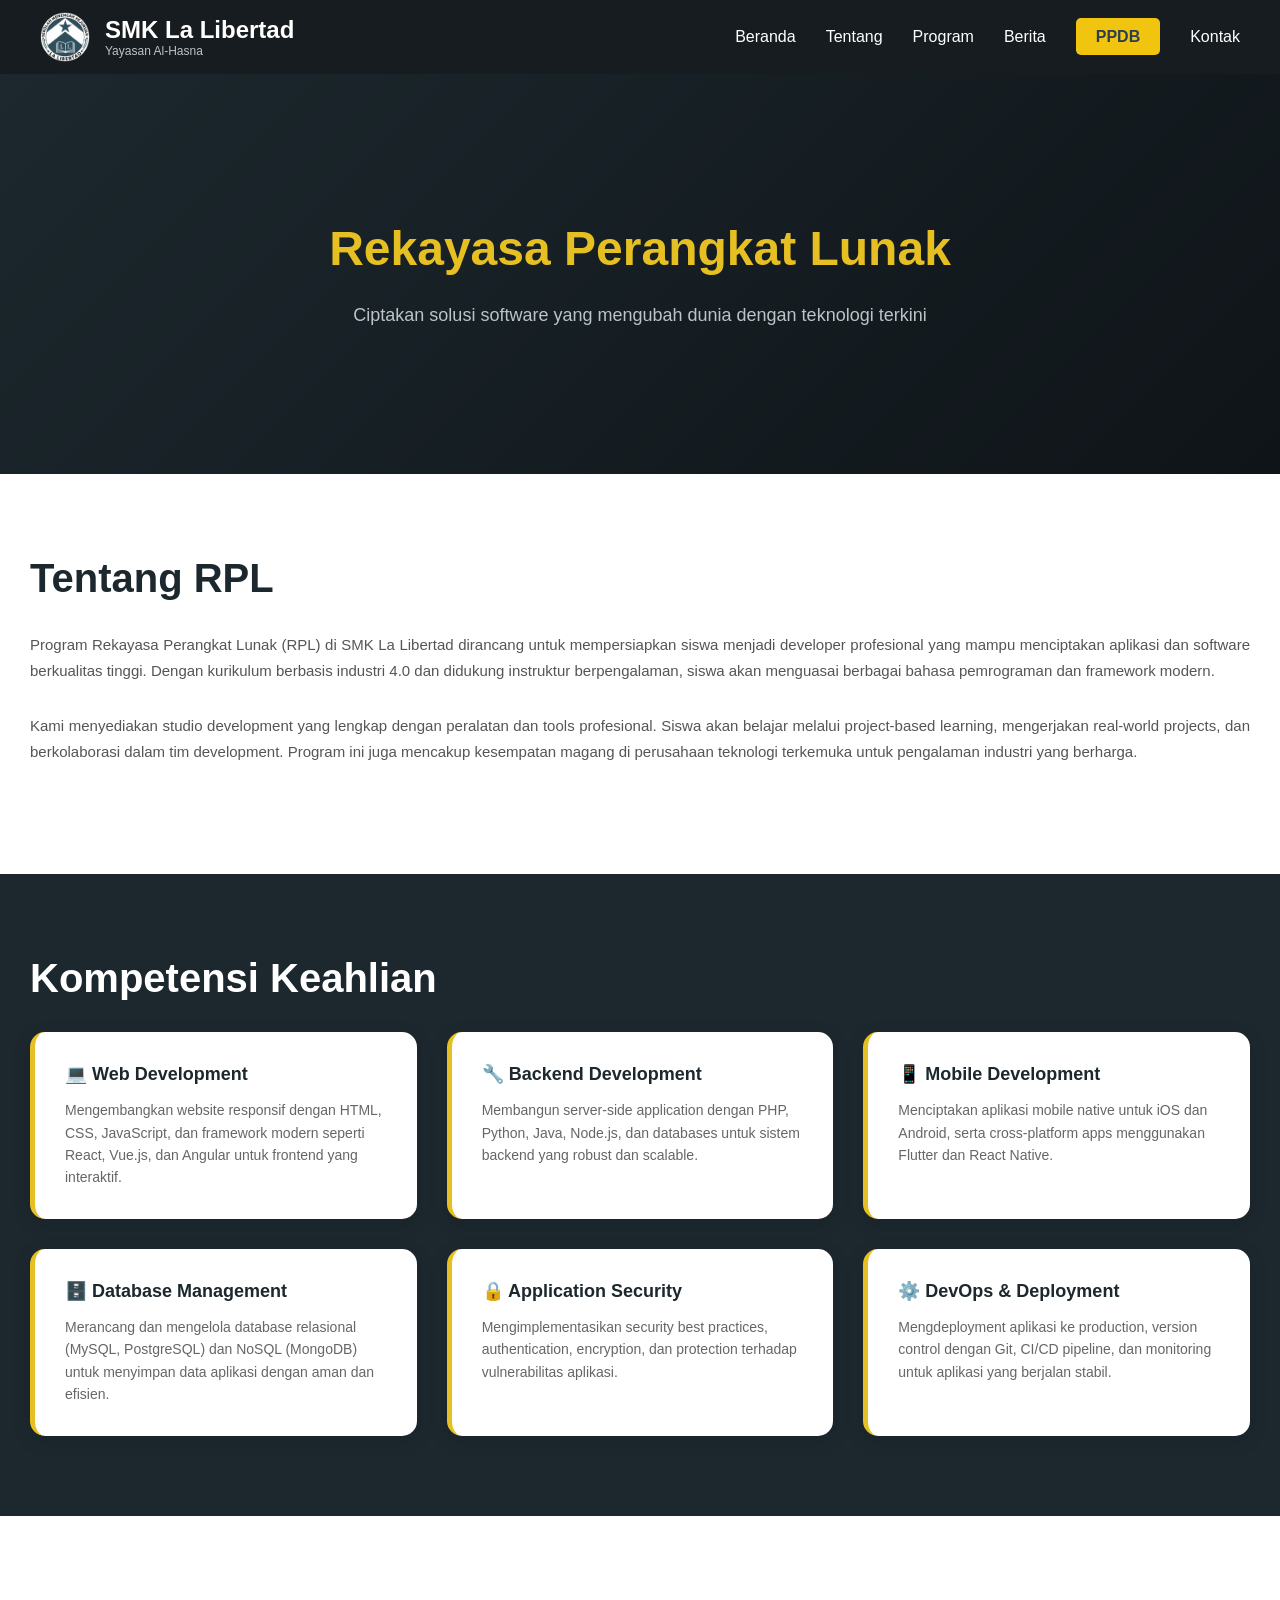
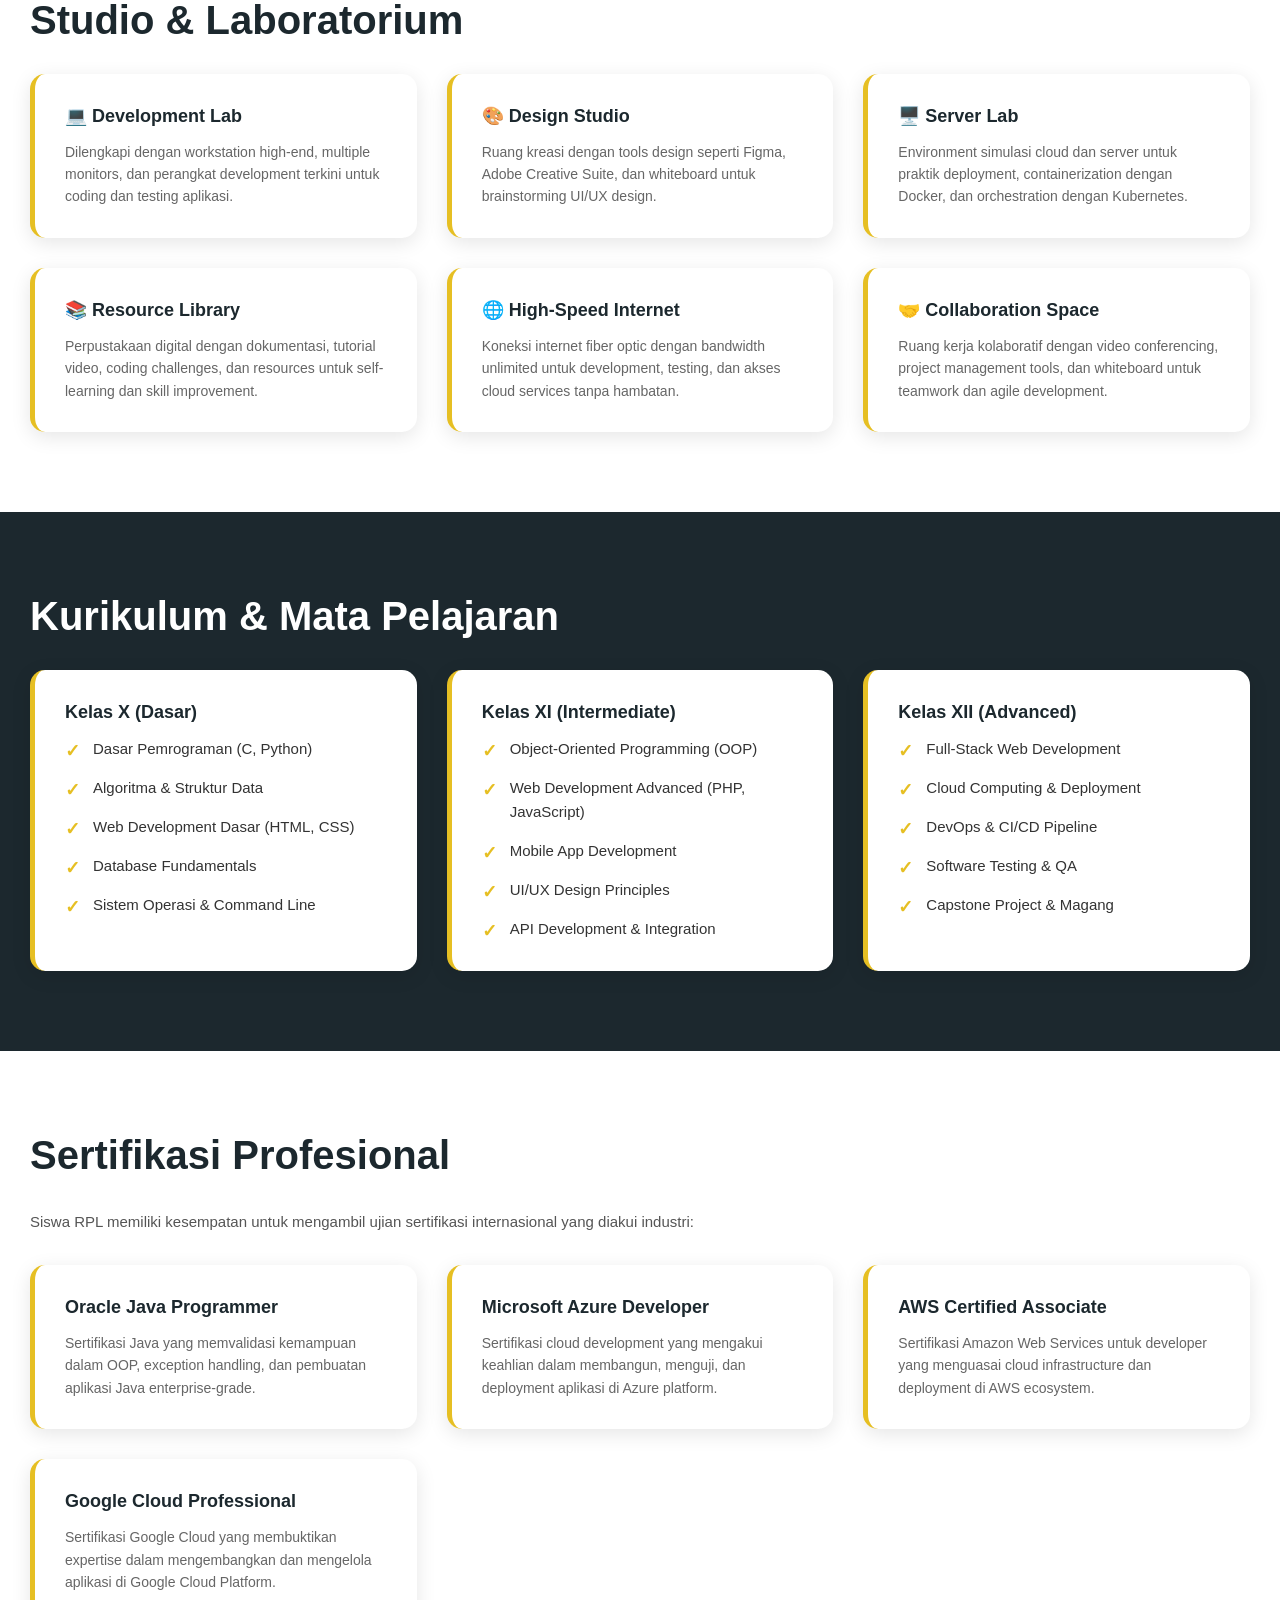
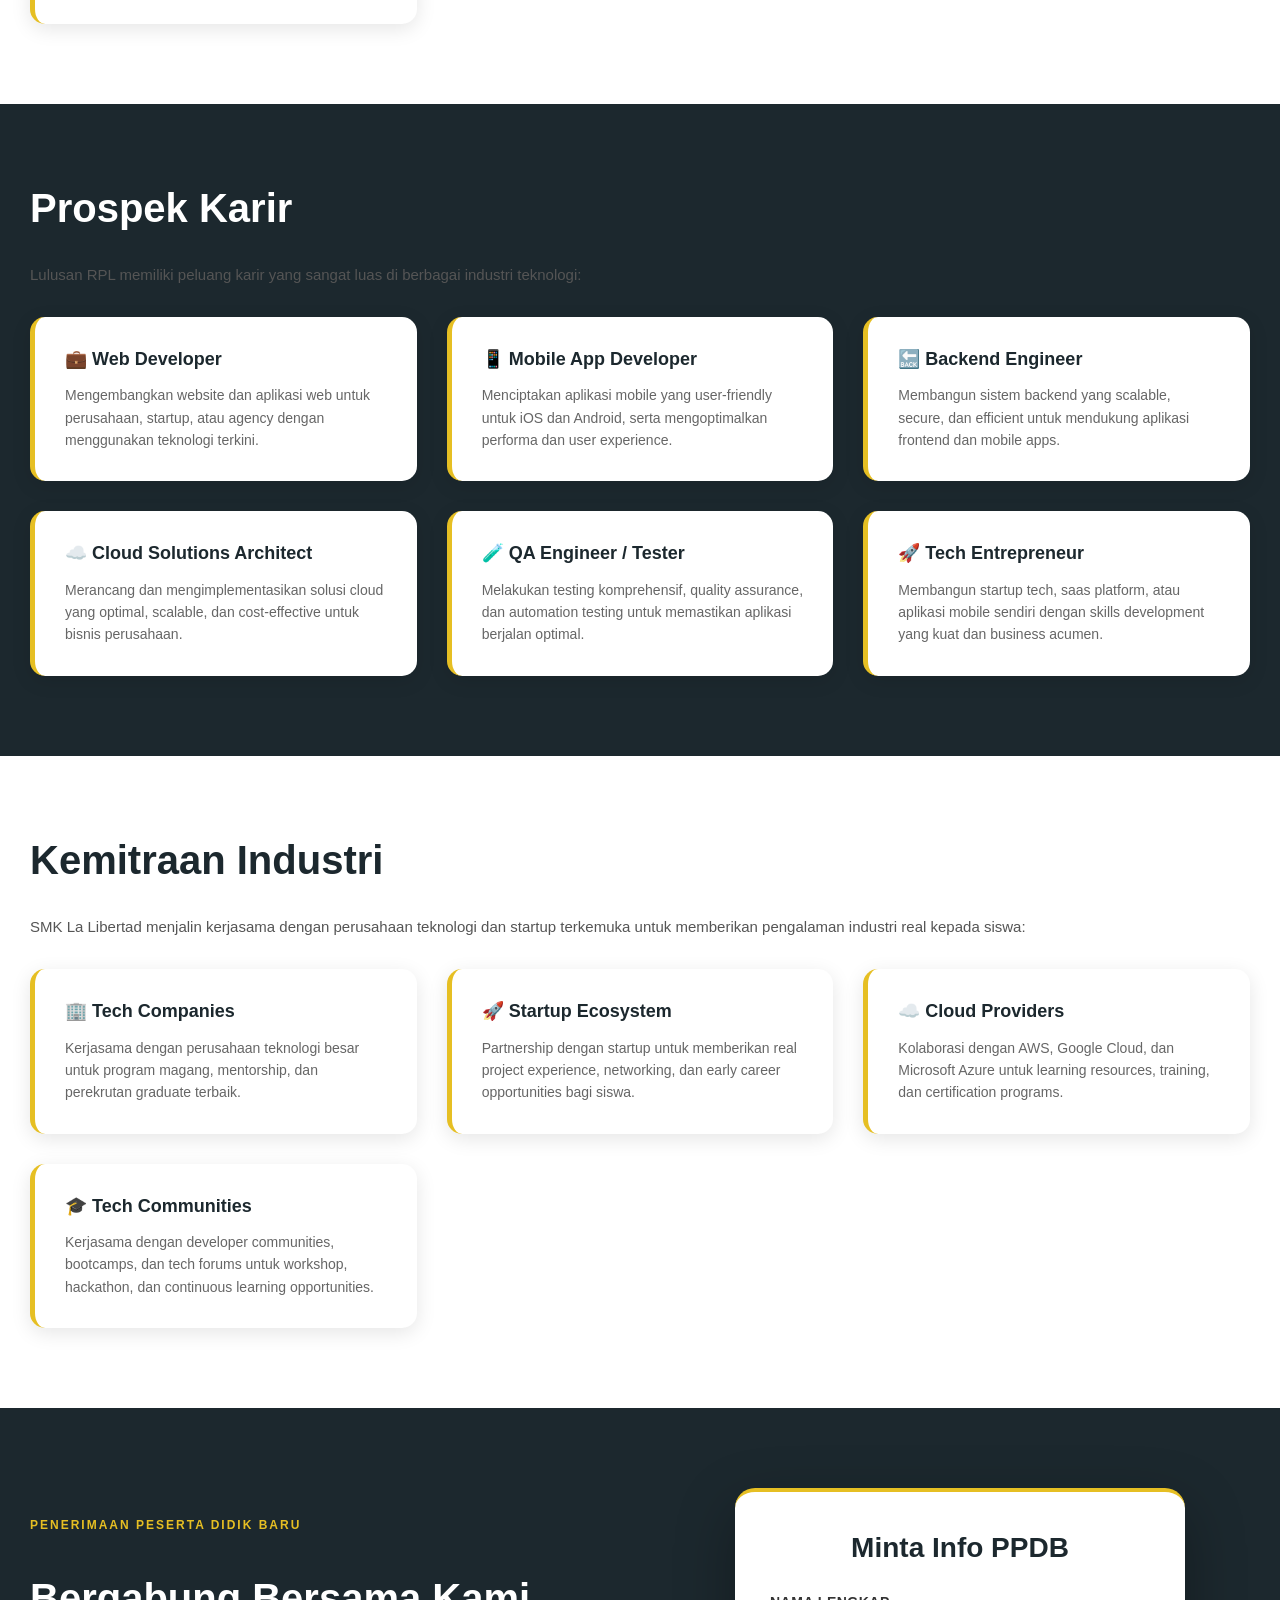
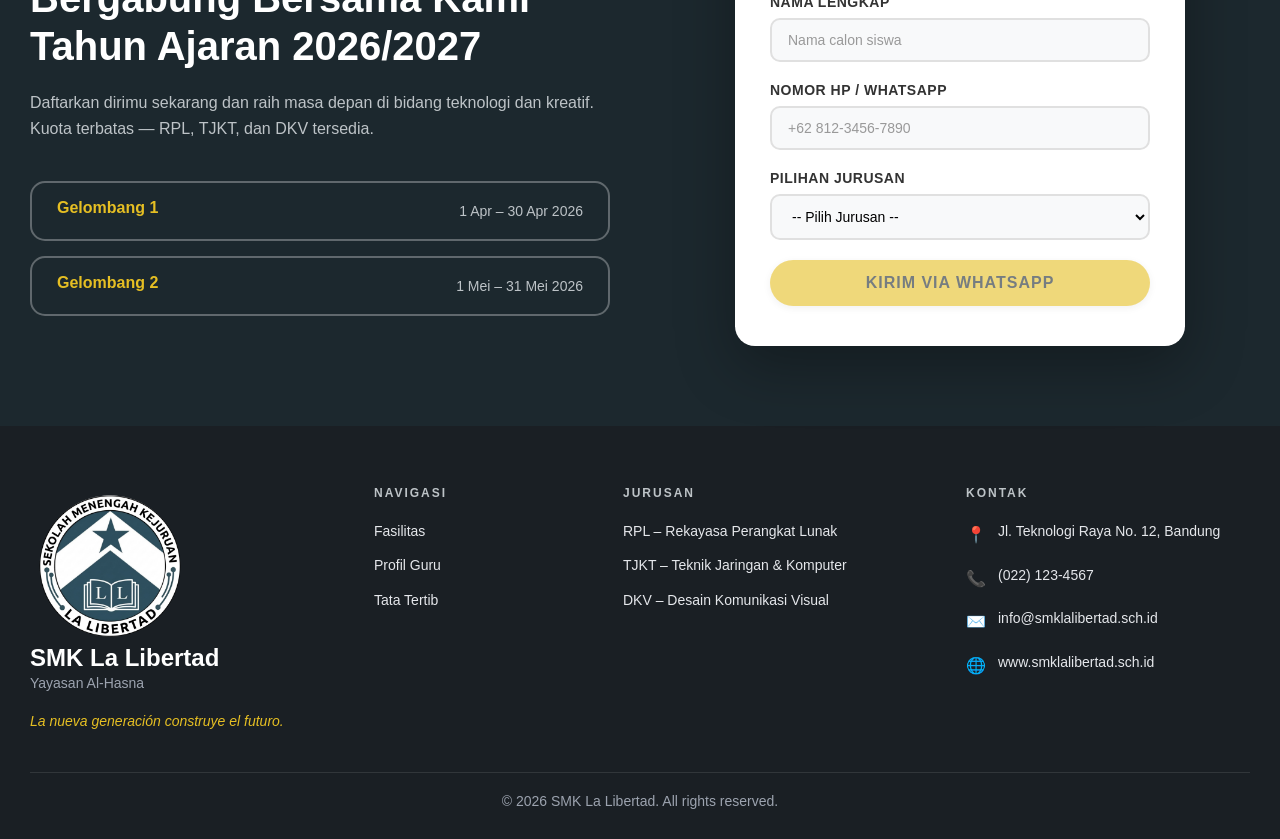
<file: Web Company Sekolah La Libertad/pages/rpl.html>
<!DOCTYPE html>
<html lang="id">
<head>
    <meta charset="UTF-8">
    <meta name="viewport" content="width=device-width, initial-scale=1.0">
    <title>RPL - SMK La Libertad</title>
    <link rel="stylesheet" href="../asset/css/style.css">
    <link rel="stylesheet" href="../asset/css/jurusan.css">
</head>

<body>
    <nav class="navbar">
        <div class="navbar-container">
            <div class="navbar-logo">
                <img src="../asset/img/Logo.png" alt="Logo">
                <div class="logo-text">
                    <h1>SMK La Libertad</h1>
                    <p>Yayasan Al-Hasna</p>
                </div>
            </div>
            <ul class="nav-menu">
                <li><a href="../index.html#beranda">Beranda</a></li>
                <li><a href="../index.html#tentang">Tentang</a></li>
                <li><a href="../index.html#program">Program</a></li>
                <li><a href="../index.html#berita">Berita</a></li>
                <li><a href="../index.html#ppdb" class="btn-ppdb">PPDB</a></li>
                <li><a href="../index.html#kontak">Kontak</a></li>
            </ul>
            <div class="menu-toggle" id="menu-toggle">☰</div>
        </div>
    </nav>

    <!-- Hero Section -->
    <section class="hero-jurusan" id="beranda">
        <div class="hero-content">
            <h1>Rekayasa Perangkat Lunak</h1>
            <p>Ciptakan solusi software yang mengubah dunia dengan teknologi terkini</p>
        </div>
    </section>

    <!-- Tentang Jurusan -->
    <section class="section" id="tentang">
        <div class="section-container">
            <h2>Tentang RPL</h2>
            <p>
                Program Rekayasa Perangkat Lunak (RPL) di SMK La Libertad dirancang untuk mempersiapkan siswa menjadi developer profesional yang mampu menciptakan aplikasi dan software berkualitas tinggi. Dengan kurikulum berbasis industri 4.0 dan didukung instruktur berpengalaman, siswa akan menguasai berbagai bahasa pemrograman dan framework modern.
            </p>
            <p>
                Kami menyediakan studio development yang lengkap dengan peralatan dan tools profesional. Siswa akan belajar melalui project-based learning, mengerjakan real-world projects, dan berkolaborasi dalam tim development. Program ini juga mencakup kesempatan magang di perusahaan teknologi terkemuka untuk pengalaman industri yang berharga.
            </p>
        </div>
    </section>

    <!-- Kompetensi Keahlian -->
    <section class="section bg-light" id="kompetensi">
        <div class="section-container">
            <h2>Kompetensi Keahlian</h2>
            <div class="grid">
                <div class="card">
                    <h3>💻 Web Development</h3>
                    <p>Mengembangkan website responsif dengan HTML, CSS, JavaScript, dan framework modern seperti React, Vue.js, dan Angular untuk frontend yang interaktif.</p>
                </div>
                <div class="card">
                    <h3>🔧 Backend Development</h3>
                    <p>Membangun server-side application dengan PHP, Python, Java, Node.js, dan databases untuk sistem backend yang robust dan scalable.</p>
                </div>
                <div class="card">
                    <h3>📱 Mobile Development</h3>
                    <p>Menciptakan aplikasi mobile native untuk iOS dan Android, serta cross-platform apps menggunakan Flutter dan React Native.</p>
                </div>
                <div class="card">
                    <h3>🗄️ Database Management</h3>
                    <p>Merancang dan mengelola database relasional (MySQL, PostgreSQL) dan NoSQL (MongoDB) untuk menyimpan data aplikasi dengan aman dan efisien.</p>
                </div>
                <div class="card">
                    <h3>🔒 Application Security</h3>
                    <p>Mengimplementasikan security best practices, authentication, encryption, dan protection terhadap vulnerabilitas aplikasi.</p>
                </div>
                <div class="card">
                    <h3>⚙️ DevOps & Deployment</h3>
                    <p>Mengdeployment aplikasi ke production, version control dengan Git, CI/CD pipeline, dan monitoring untuk aplikasi yang berjalan stabil.</p>
                </div>
            </div>
        </div>
    </section>

    <!-- Studio & Laboratorium -->
    <section class="section" id="fasilitas">
        <div class="section-container">
            <h2>Studio & Laboratorium</h2>
            <div class="grid">
                <div class="card">
                    <h3>💻 Development Lab</h3>
                    <p>Dilengkapi dengan workstation high-end, multiple monitors, dan perangkat development terkini untuk coding dan testing aplikasi.</p>
                </div>
                <div class="card">
                    <h3>🎨 Design Studio</h3>
                    <p>Ruang kreasi dengan tools design seperti Figma, Adobe Creative Suite, dan whiteboard untuk brainstorming UI/UX design.</p>
                </div>
                <div class="card">
                    <h3>🖥️ Server Lab</h3>
                    <p>Environment simulasi cloud dan server untuk praktik deployment, containerization dengan Docker, dan orchestration dengan Kubernetes.</p>
                </div>
                <div class="card">
                    <h3>📚 Resource Library</h3>
                    <p>Perpustakaan digital dengan dokumentasi, tutorial video, coding challenges, dan resources untuk self-learning dan skill improvement.</p>
                </div>
                <div class="card">
                    <h3>🌐 High-Speed Internet</h3>
                    <p>Koneksi internet fiber optic dengan bandwidth unlimited untuk development, testing, dan akses cloud services tanpa hambatan.</p>
                </div>
                <div class="card">
                    <h3>🤝 Collaboration Space</h3>
                    <p>Ruang kerja kolaboratif dengan video conferencing, project management tools, dan whiteboard untuk teamwork dan agile development.</p>
                </div>
            </div>
        </div>
    </section>

    <!-- Mata Pelajaran -->
    <section class="section bg-light" id="kurikulum">
        <div class="section-container">
            <h2>Kurikulum & Mata Pelajaran</h2>
            <div class="grid">
                <div class="card">
                    <h3>Kelas X (Dasar)</h3>
                    <ul class="list">
                        <li>Dasar Pemrograman (C, Python)</li>
                        <li>Algoritma & Struktur Data</li>
                        <li>Web Development Dasar (HTML, CSS)</li>
                        <li>Database Fundamentals</li>
                        <li>Sistem Operasi & Command Line</li>
                    </ul>
                </div>
                <div class="card">
                    <h3>Kelas XI (Intermediate)</h3>
                    <ul class="list">
                        <li>Object-Oriented Programming (OOP)</li>
                        <li>Web Development Advanced (PHP, JavaScript)</li>
                        <li>Mobile App Development</li>
                        <li>UI/UX Design Principles</li>
                        <li>API Development & Integration</li>
                    </ul>
                </div>
                <div class="card">
                    <h3>Kelas XII (Advanced)</h3>
                    <ul class="list">
                        <li>Full-Stack Web Development</li>
                        <li>Cloud Computing & Deployment</li>
                        <li>DevOps & CI/CD Pipeline</li>
                        <li>Software Testing & QA</li>
                        <li>Capstone Project & Magang</li>
                    </ul>
                </div>
            </div>
        </div>
    </section>

    <!-- Sertifikasi -->
    <section class="section" id="sertifikasi">
        <div class="section-container">
            <h2>Sertifikasi Profesional</h2>
            <p>Siswa RPL memiliki kesempatan untuk mengambil ujian sertifikasi internasional yang diakui industri:</p>
            <div class="grid">
                <div class="card">
                    <h3>Oracle Java Programmer</h3>
                    <p>Sertifikasi Java yang memvalidasi kemampuan dalam OOP, exception handling, dan pembuatan aplikasi Java enterprise-grade.</p>
                </div>
                <div class="card">
                    <h3>Microsoft Azure Developer</h3>
                    <p>Sertifikasi cloud development yang mengakui keahlian dalam membangun, menguji, dan deployment aplikasi di Azure platform.</p>
                </div>
                <div class="card">
                    <h3>AWS Certified Associate</h3>
                    <p>Sertifikasi Amazon Web Services untuk developer yang menguasai cloud infrastructure dan deployment di AWS ecosystem.</p>
                </div>
                <div class="card">
                    <h3>Google Cloud Professional</h3>
                    <p>Sertifikasi Google Cloud yang membuktikan expertise dalam mengembangkan dan mengelola aplikasi di Google Cloud Platform.</p>
                </div>
            </div>
        </div>
    </section>

    <!-- Prospek Karir -->
    <section class="section bg-light" id="karir">
        <div class="section-container">
            <h2>Prospek Karir</h2>
            <p>Lulusan RPL memiliki peluang karir yang sangat luas di berbagai industri teknologi:</p>
            <div class="grid">
                <div class="card">
                    <h3>💼 Web Developer</h3>
                    <p>Mengembangkan website dan aplikasi web untuk perusahaan, startup, atau agency dengan menggunakan teknologi terkini.</p>
                </div>
                <div class="card">
                    <h3>📱 Mobile App Developer</h3>
                    <p>Menciptakan aplikasi mobile yang user-friendly untuk iOS dan Android, serta mengoptimalkan performa dan user experience.</p>
                </div>
                <div class="card">
                    <h3>🔙 Backend Engineer</h3>
                    <p>Membangun sistem backend yang scalable, secure, dan efficient untuk mendukung aplikasi frontend dan mobile apps.</p>
                </div>
                <div class="card">
                    <h3>☁️ Cloud Solutions Architect</h3>
                    <p>Merancang dan mengimplementasikan solusi cloud yang optimal, scalable, dan cost-effective untuk bisnis perusahaan.</p>
                </div>
                <div class="card">
                    <h3>🧪 QA Engineer / Tester</h3>
                    <p>Melakukan testing komprehensif, quality assurance, dan automation testing untuk memastikan aplikasi berjalan optimal.</p>
                </div>
                <div class="card">
                    <h3>🚀 Tech Entrepreneur</h3>
                    <p>Membangun startup tech, saas platform, atau aplikasi mobile sendiri dengan skills development yang kuat dan business acumen.</p>
                </div>
            </div>
        </div>
    </section>

    <!-- Kemitraan Industri -->
    <section class="section" id="kemitraan">
        <div class="section-container">
            <h2>Kemitraan Industri</h2>
            <p>SMK La Libertad menjalin kerjasama dengan perusahaan teknologi dan startup terkemuka untuk memberikan pengalaman industri real kepada siswa:</p>
            <div class="grid">
                <div class="card">
                    <h3>🏢 Tech Companies</h3>
                    <p>Kerjasama dengan perusahaan teknologi besar untuk program magang, mentorship, dan perekrutan graduate terbaik.</p>
                </div>
                <div class="card">
                    <h3>🚀 Startup Ecosystem</h3>
                    <p>Partnership dengan startup untuk memberikan real project experience, networking, dan early career opportunities bagi siswa.</p>
                </div>
                <div class="card">
                    <h3>☁️ Cloud Providers</h3>
                    <p>Kolaborasi dengan AWS, Google Cloud, dan Microsoft Azure untuk learning resources, training, dan certification programs.</p>
                </div>
                <div class="card">
                    <h3>🎓 Tech Communities</h3>
                    <p>Kerjasama dengan developer communities, bootcamps, dan tech forums untuk workshop, hackathon, dan continuous learning opportunities.</p>
                </div>
            </div>
        </div>
    </section>

<!-- PPDB Section -->
    <section class="ppdb" id="ppdb">
        <div class="ppdb-container">
            <div class="ppdb-left">
                <p class="ppdb-label">PENERIMAAN PESERTA DIDIK BARU</p>
                <h2 class="ppdb-title">Bergabung Bersama Kami<br>Tahun Ajaran 2026/2027</h2>
                <p class="ppdb-description">
                    Daftarkan dirimu sekarang dan raih masa depan di bidang teknologi dan kreatif. Kuota terbatas — RPL, TJKT, dan DKV tersedia.
                </p>
                
                <div class="ppdb-waves">
                    <div class="ppdb-wave">
                        <h3 class="wave-title">Gelombang 1</h3>
                        <span class="wave-date">1 Apr – 30 Apr 2026</span>
                    </div>
                    <div class="ppdb-wave">
                        <h3 class="wave-title">Gelombang 2</h3>
                        <span class="wave-date">1 Mei – 31 Mei 2026</span>
                    </div>
                </div>
            </div>
            
            <div class="ppdb-right">
                <div class="ppdb-form-card">
                    <h3 class="form-title">Minta Info PPDB</h3>
                    
                    <form class="ppdb-form">
                        <div class="form-group">
                            <label>Nama Lengkap</label>
                            <input type="text" placeholder="Nama calon siswa" required>
                        </div>
                        
                        <div class="form-group">
                            <label>Nomor HP / WhatsApp</label>
                            <input type="tel" placeholder="+62 812-3456-7890" required>
                        </div>
                        
                        <div class="form-group">
                            <label for="pilihan-jurusan">Pilihan Jurusan</label>
                            <select id="pilihan-jurusan" name="pilihan_jurusan" required aria-required="true">
                                <option value="">-- Pilih Jurusan --</option>
                                <option value="rpl">RPL (Rekayasa Perangkat Lunak)</option>
                                <option value="tjkt">TJKT (Teknik Jaringan Komputer & Telekomunikasi)</option>
                                <option value="dkv">DKV (Desain Komunikasi Visual)</option>
                            </select>
                        </div>
                        
                        <button type="submit" class="btn-submit">Kirim via WhatsApp</button>
                    </form>
                </div>
            </div>
        </div>
    </section>

    <!-- Footer Section -->
    <footer class="footer">
        <div class="footer-container">
            <div class="footer-brand">
                <div class="footer-logo">
                    <img src="../asset/img/Logo.png" alt="SMK La Libertad Logo">
                </div>
                <h2 class="footer-title">SMK La Libertad</h2>
                <p class="footer-subtitle">Yayasan Al-Hasna</p>
                <p class="footer-tagline">La nueva generación construye el futuro.</p>
            </div>

            <div class="footer-column">
                <h3 class="footer-heading">NAVIGASI</h3>
                <ul class="footer-links">
                    <li><a href="../pages/fasilitas.html">Fasilitas</a></li>
                    <li><a href="../pages/profil-guru.html">Profil Guru</a></li>
                    <li><a href="../pages/tata-tertib.html">Tata Tertib</a></li>
                </ul>
            </div>

            <div class="footer-column">
                <h3 class="footer-heading">JURUSAN</h3>
                <ul class="footer-links">
                    <li><a href="../pages/rpl.html">RPL – Rekayasa Perangkat Lunak</a></li>
                    <li><a href="../pages/tjkt.html">TJKT – Teknik Jaringan & Komputer</a></li>
                    <li><a href="../pages/dkv.html">DKV – Desain Komunikasi Visual</a></li>
                </ul>
            </div>

            <div class="footer-column">
                <h3 class="footer-heading">KONTAK</h3>
                <ul class="footer-contact">
                    <li>
                        <span class="contact-icon">📍</span>
                        <span>Jl. Teknologi Raya No. 12, Bandung</span>
                    </li>
                    <li>
                        <span class="contact-icon">📞</span>
                        <span>(022) 123-4567</span>
                    </li>
                    <li>
                        <span class="contact-icon">✉️</span>
                        <span>info@smklalibertad.sch.id</span>
                    </li>
                    <li>
                        <span class="contact-icon">🌐</span>
                        <span>www.smklalibertad.sch.id</span>
                    </li>
                </ul>
            </div>
        </div>

        <div class="footer-bottom">
            <p>&copy; 2026 SMK La Libertad. All rights reserved.</p>
        </div>
    </footer>

    <script src="../asset/js/script.js"></script>
</body>
</html>
</file>
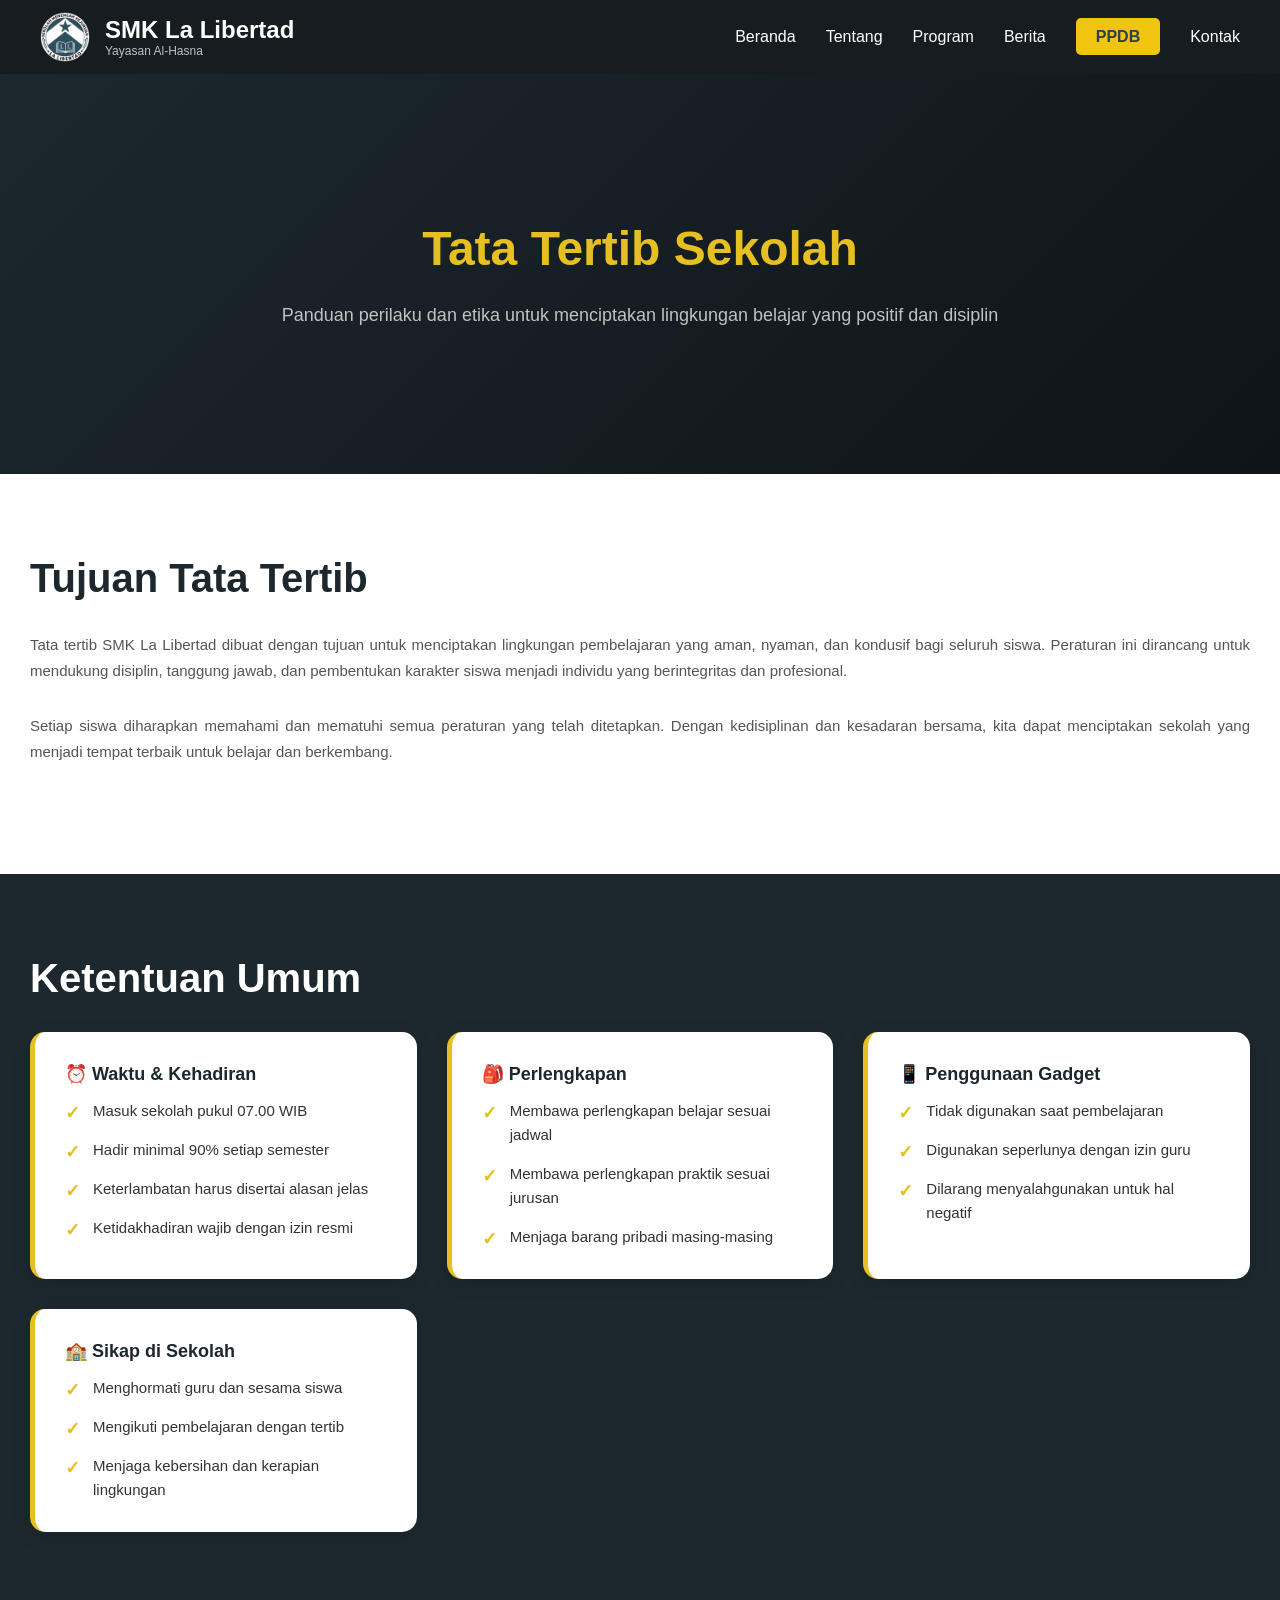
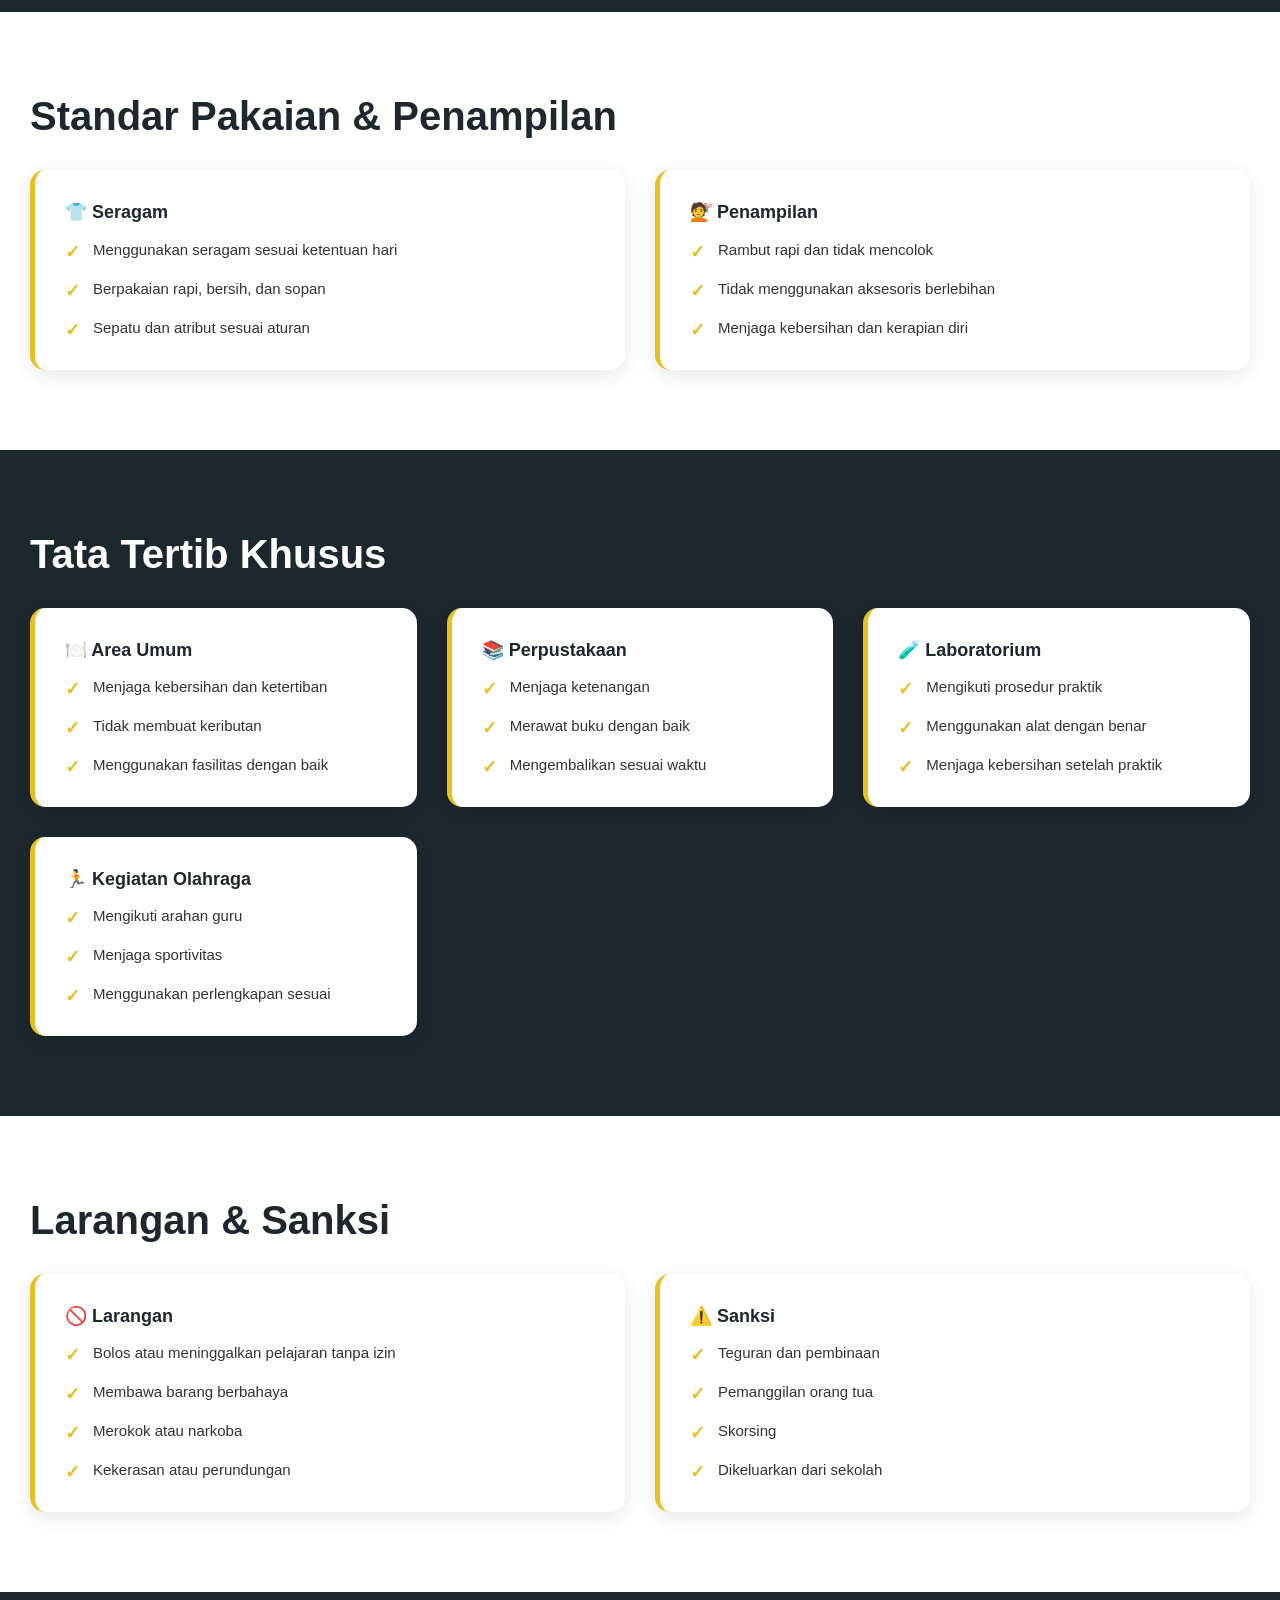
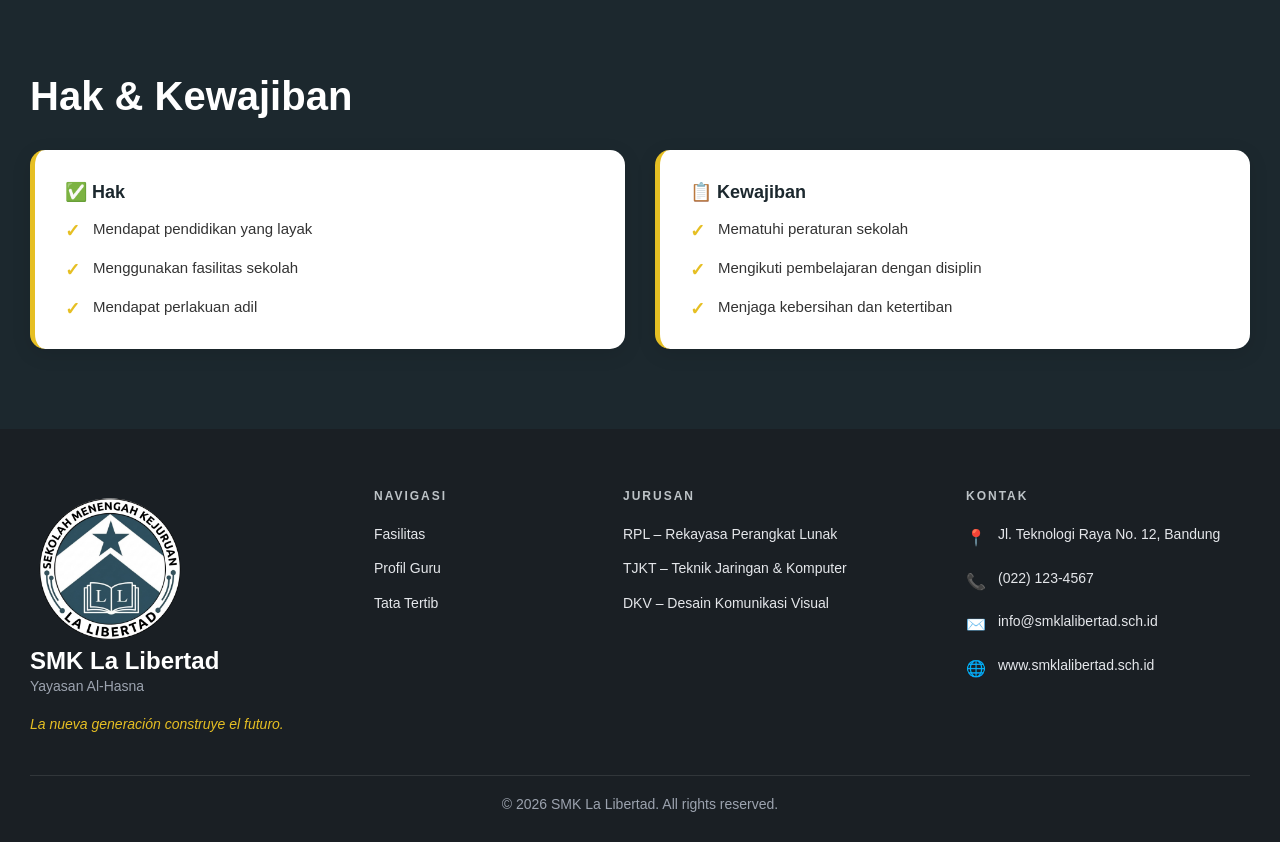
<file: Web Company Sekolah La Libertad/pages/tata-tertib.html>
<!DOCTYPE html>
<html lang="id">
<head>
    <meta charset="UTF-8">
    <meta name="viewport" content="width=device-width, initial-scale=1.0">
    <title>Tata Tertib - SMK La Libertad</title>
    <link rel="stylesheet" href="../asset/css/style.css">
    <link rel="stylesheet" href="../asset/css/jurusan.css">
</head>

<body>
    <nav class="navbar">
        <div class="navbar-container">
            <div class="navbar-logo">
                <img src="../asset/img/Logo.png" alt="Logo">
                <div class="logo-text">
                    <h1>SMK La Libertad</h1>
                    <p>Yayasan Al-Hasna</p>
                </div>
            </div>
            <ul class="nav-menu">
                <li><a href="../index.html#beranda">Beranda</a></li>
                <li><a href="../index.html#tentang">Tentang</a></li>
                <li><a href="../index.html#program">Program</a></li>
                <li><a href="../index.html#berita">Berita</a></li>
                <li><a href="../index.html#ppdb" class="btn-ppdb">PPDB</a></li>
                <li><a href="../index.html#kontak">Kontak</a></li>
            </ul>
            <div class="menu-toggle" id="menu-toggle">☰</div>
        </div>
    </nav>

    <!-- Hero Section -->
    <section class="hero-jurusan" id="beranda">
        <div class="hero-content">
            <h1>Tata Tertib Sekolah</h1>
            <p>Panduan perilaku dan etika untuk menciptakan lingkungan belajar yang positif dan disiplin</p>
        </div>
    </section>

    <!-- Pendahuluan -->
    <section class="section" id="pendahuluan">
        <div class="section-container">
            <h2>Tujuan Tata Tertib</h2>
            <p>
                Tata tertib SMK La Libertad dibuat dengan tujuan untuk menciptakan lingkungan pembelajaran yang aman, nyaman, dan kondusif bagi seluruh siswa. Peraturan ini dirancang untuk mendukung disiplin, tanggung jawab, dan pembentukan karakter siswa menjadi individu yang berintegritas dan profesional.
            </p>
            <p>
                Setiap siswa diharapkan memahami dan mematuhi semua peraturan yang telah ditetapkan. Dengan kedisiplinan dan kesadaran bersama, kita dapat menciptakan sekolah yang menjadi tempat terbaik untuk belajar dan berkembang.
            </p>
        </div>
    </section>

<!-- Ketentuan Umum -->
<section class="section bg-light" id="ketentuan-umum">
    <div class="section-container">
        <h2>Ketentuan Umum</h2>
        <div class="grid">

            <div class="card">
                <h3>⏰ Waktu & Kehadiran</h3>
                <ul class="list">
                    <li>Masuk sekolah pukul 07.00 WIB</li>
                    <li>Hadir minimal 90% setiap semester</li>
                    <li>Keterlambatan harus disertai alasan jelas</li>
                    <li>Ketidakhadiran wajib dengan izin resmi</li>
                </ul>
            </div>

            <div class="card">
                <h3>🎒 Perlengkapan</h3>
                <ul class="list">
                    <li>Membawa perlengkapan belajar sesuai jadwal</li>
                    <li>Membawa perlengkapan praktik sesuai jurusan</li>
                    <li>Menjaga barang pribadi masing-masing</li>
                </ul>
            </div>

            <div class="card">
                <h3>📱 Penggunaan Gadget</h3>
                <ul class="list">
                    <li>Tidak digunakan saat pembelajaran</li>
                    <li>Digunakan seperlunya dengan izin guru</li>
                    <li>Dilarang menyalahgunakan untuk hal negatif</li>
                </ul>
            </div>

            <div class="card">
                <h3>🏫 Sikap di Sekolah</h3>
                <ul class="list">
                    <li>Menghormati guru dan sesama siswa</li>
                    <li>Mengikuti pembelajaran dengan tertib</li>
                    <li>Menjaga kebersihan dan kerapian lingkungan</li>
                </ul>
            </div>

        </div>
    </div>
</section>

<!-- Standar Pakaian -->
<section class="section" id="standar-pakaian">
    <div class="section-container">
        <h2>Standar Pakaian & Penampilan</h2>
        <div class="grid">

            <div class="card">
                <h3>👕 Seragam</h3>
                <ul class="list">
                    <li>Menggunakan seragam sesuai ketentuan hari</li>
                    <li>Berpakaian rapi, bersih, dan sopan</li>
                    <li>Sepatu dan atribut sesuai aturan</li>
                </ul>
            </div>

            <div class="card">
                <h3>💇 Penampilan</h3>
                <ul class="list">
                    <li>Rambut rapi dan tidak mencolok</li>
                    <li>Tidak menggunakan aksesoris berlebihan</li>
                    <li>Menjaga kebersihan dan kerapian diri</li>
                </ul>
            </div>

        </div>
    </div>
</section>

<!-- Tata Tertib Khusus -->
<section class="section bg-light" id="tata-tertib-khusus">
    <div class="section-container">
        <h2>Tata Tertib Khusus</h2>
        <div class="grid">

            <div class="card">
                <h3>🍽️ Area Umum</h3>
                <ul class="list">
                    <li>Menjaga kebersihan dan ketertiban</li>
                    <li>Tidak membuat keributan</li>
                    <li>Menggunakan fasilitas dengan baik</li>
                </ul>
            </div>

            <div class="card">
                <h3>📚 Perpustakaan</h3>
                <ul class="list">
                    <li>Menjaga ketenangan</li>
                    <li>Merawat buku dengan baik</li>
                    <li>Mengembalikan sesuai waktu</li>
                </ul>
            </div>

            <div class="card">
                <h3>🧪 Laboratorium</h3>
                <ul class="list">
                    <li>Mengikuti prosedur praktik</li>
                    <li>Menggunakan alat dengan benar</li>
                    <li>Menjaga kebersihan setelah praktik</li>
                </ul>
            </div>

            <div class="card">
                <h3>🏃 Kegiatan Olahraga</h3>
                <ul class="list">
                    <li>Mengikuti arahan guru</li>
                    <li>Menjaga sportivitas</li>
                    <li>Menggunakan perlengkapan sesuai</li>
                </ul>
            </div>

        </div>
    </div>
</section>

<!-- Larangan & Sanksi -->
<section class="section" id="larangan-sanksi">
    <div class="section-container">
        <h2>Larangan & Sanksi</h2>
        <div class="grid">

            <div class="card">
                <h3>🚫 Larangan</h3>
                <ul class="list">
                    <li>Bolos atau meninggalkan pelajaran tanpa izin</li>
                    <li>Membawa barang berbahaya</li>
                    <li>Merokok atau narkoba</li>
                    <li>Kekerasan atau perundungan</li>
                </ul>
            </div>

            <div class="card">
                <h3>⚠️ Sanksi</h3>
                <ul class="list">
                    <li>Teguran dan pembinaan</li>
                    <li>Pemanggilan orang tua</li>
                    <li>Skorsing</li>
                    <li>Dikeluarkan dari sekolah</li>
                </ul>
            </div>

        </div>
    </div>
</section>

<!-- Hak & Kewajiban -->
<section class="section bg-light" id="hak-kewajiban">
    <div class="section-container">
        <h2>Hak & Kewajiban</h2>
        <div class="grid">

            <div class="card">
                <h3>✅ Hak</h3>
                <ul class="list">
                    <li>Mendapat pendidikan yang layak</li>
                    <li>Menggunakan fasilitas sekolah</li>
                    <li>Mendapat perlakuan adil</li>
                </ul>
            </div>

            <div class="card">
                <h3>📋 Kewajiban</h3>
                <ul class="list">
                    <li>Mematuhi peraturan sekolah</li>
                    <li>Mengikuti pembelajaran dengan disiplin</li>
                    <li>Menjaga kebersihan dan ketertiban</li>
                </ul>
            </div>

        </div>
    </div>
</section>

    <!-- Footer Section -->
    <footer class="footer">
        <div class="footer-container">
            <div class="footer-brand">
                <div class="footer-logo">
                    <img src="../asset/img/Logo.png" alt="SMK La Libertad Logo">
                </div>
                <h2 class="footer-title">SMK La Libertad</h2>
                <p class="footer-subtitle">Yayasan Al-Hasna</p>
                <p class="footer-tagline">La nueva generación construye el futuro.</p>
            </div>

            <div class="footer-column">
                <h3 class="footer-heading">NAVIGASI</h3>
                <ul class="footer-links">
                    <li><a href="../pages/fasilitas.html">Fasilitas</a></li>
                    <li><a href="../pages/profil-guru.html">Profil Guru</a></li>
                    <li><a href="../pages/tata-tertib.html">Tata Tertib</a></li>
                </ul>
            </div>

            <div class="footer-column">
                <h3 class="footer-heading">JURUSAN</h3>
                <ul class="footer-links">
                    <li><a href="../pages/rpl.html">RPL – Rekayasa Perangkat Lunak</a></li>
                    <li><a href="../pages/tjkt.html">TJKT – Teknik Jaringan & Komputer</a></li>
                    <li><a href="../pages/dkv.html">DKV – Desain Komunikasi Visual</a></li>
                </ul>
            </div>

            <div class="footer-column">
                <h3 class="footer-heading">KONTAK</h3>
                <ul class="footer-contact">
                    <li>
                        <span class="contact-icon">📍</span>
                        <span>Jl. Teknologi Raya No. 12, Bandung</span>
                    </li>
                    <li>
                        <span class="contact-icon">📞</span>
                        <span>(022) 123-4567</span>
                    </li>
                    <li>
                        <span class="contact-icon">✉️</span>
                        <span>info@smklalibertad.sch.id</span>
                    </li>
                    <li>
                        <span class="contact-icon">🌐</span>
                        <span>www.smklalibertad.sch.id</span>
                    </li>
                </ul>
            </div>
        </div>

        <div class="footer-bottom">
            <p>&copy; 2026 SMK La Libertad. All rights reserved.</p>
        </div>
    </footer>

    <script src="../asset/js/script.js"></script>
</body>
</html>
</file>
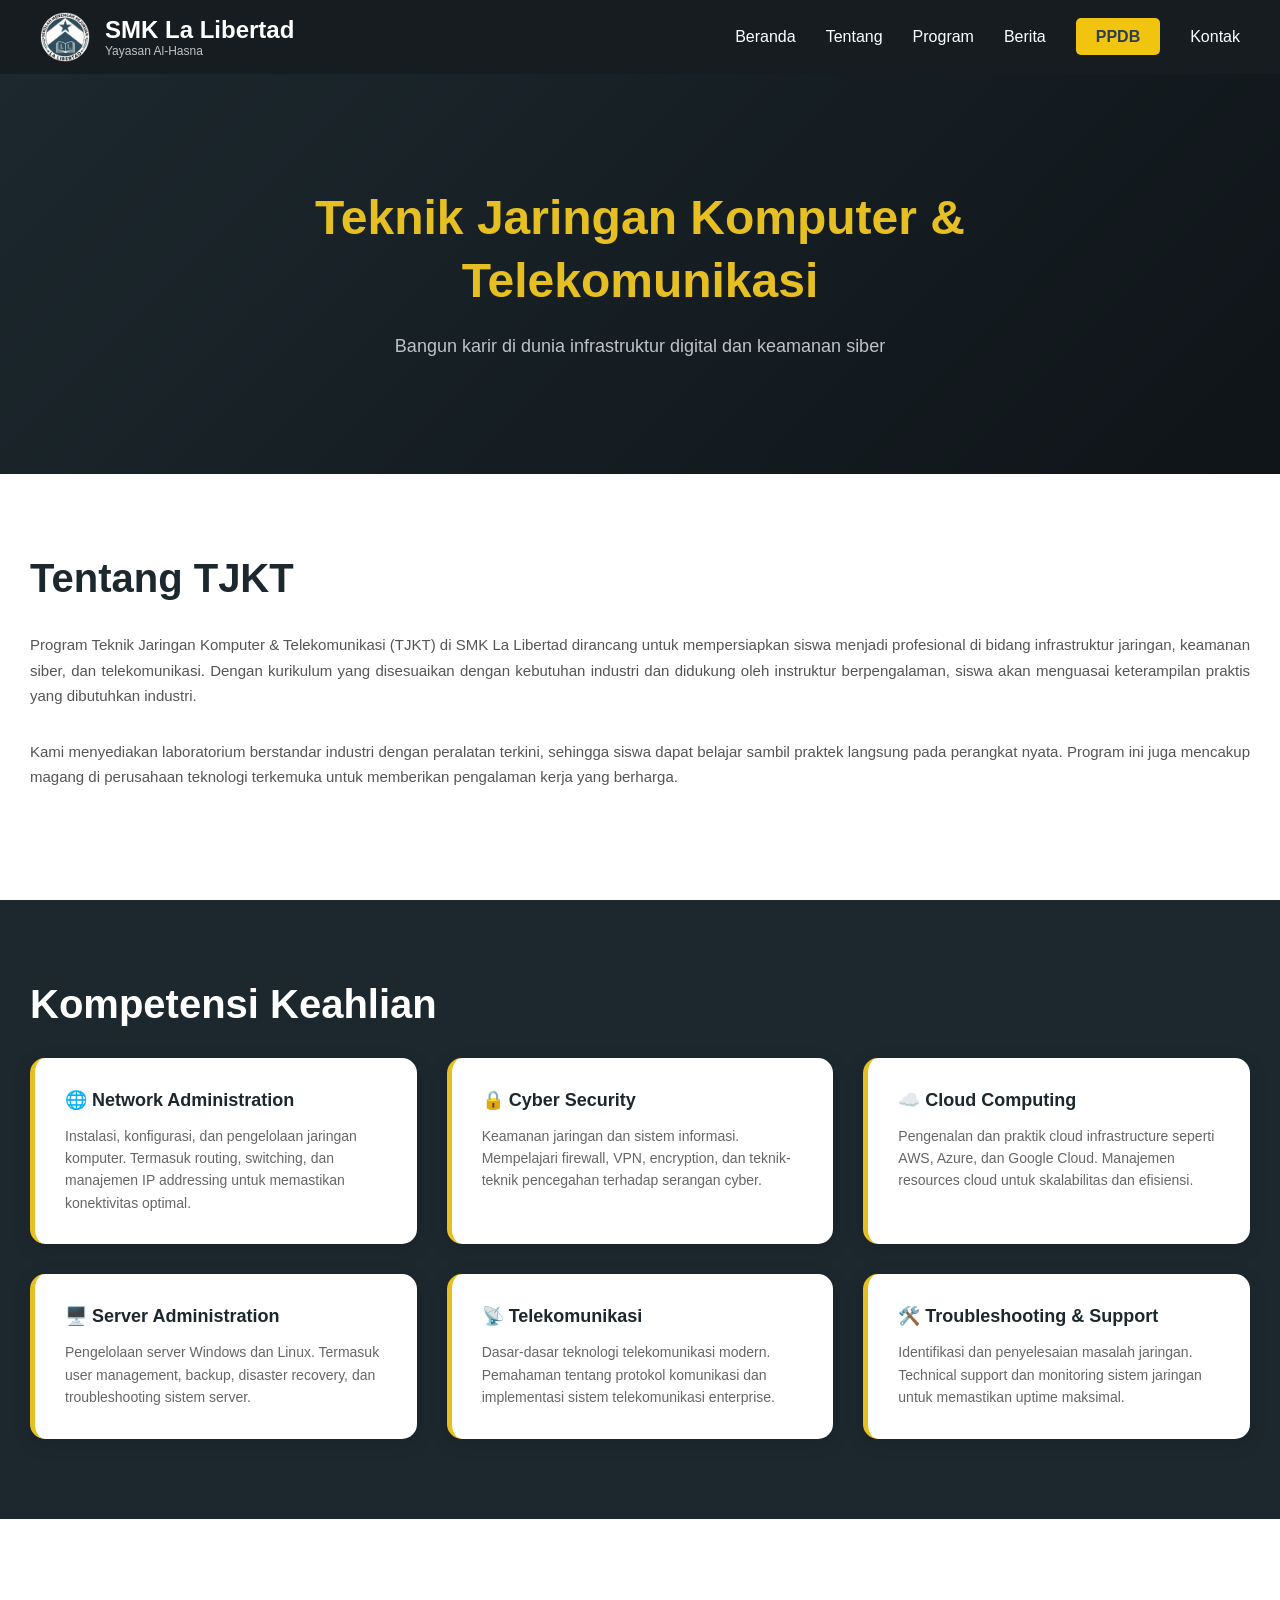
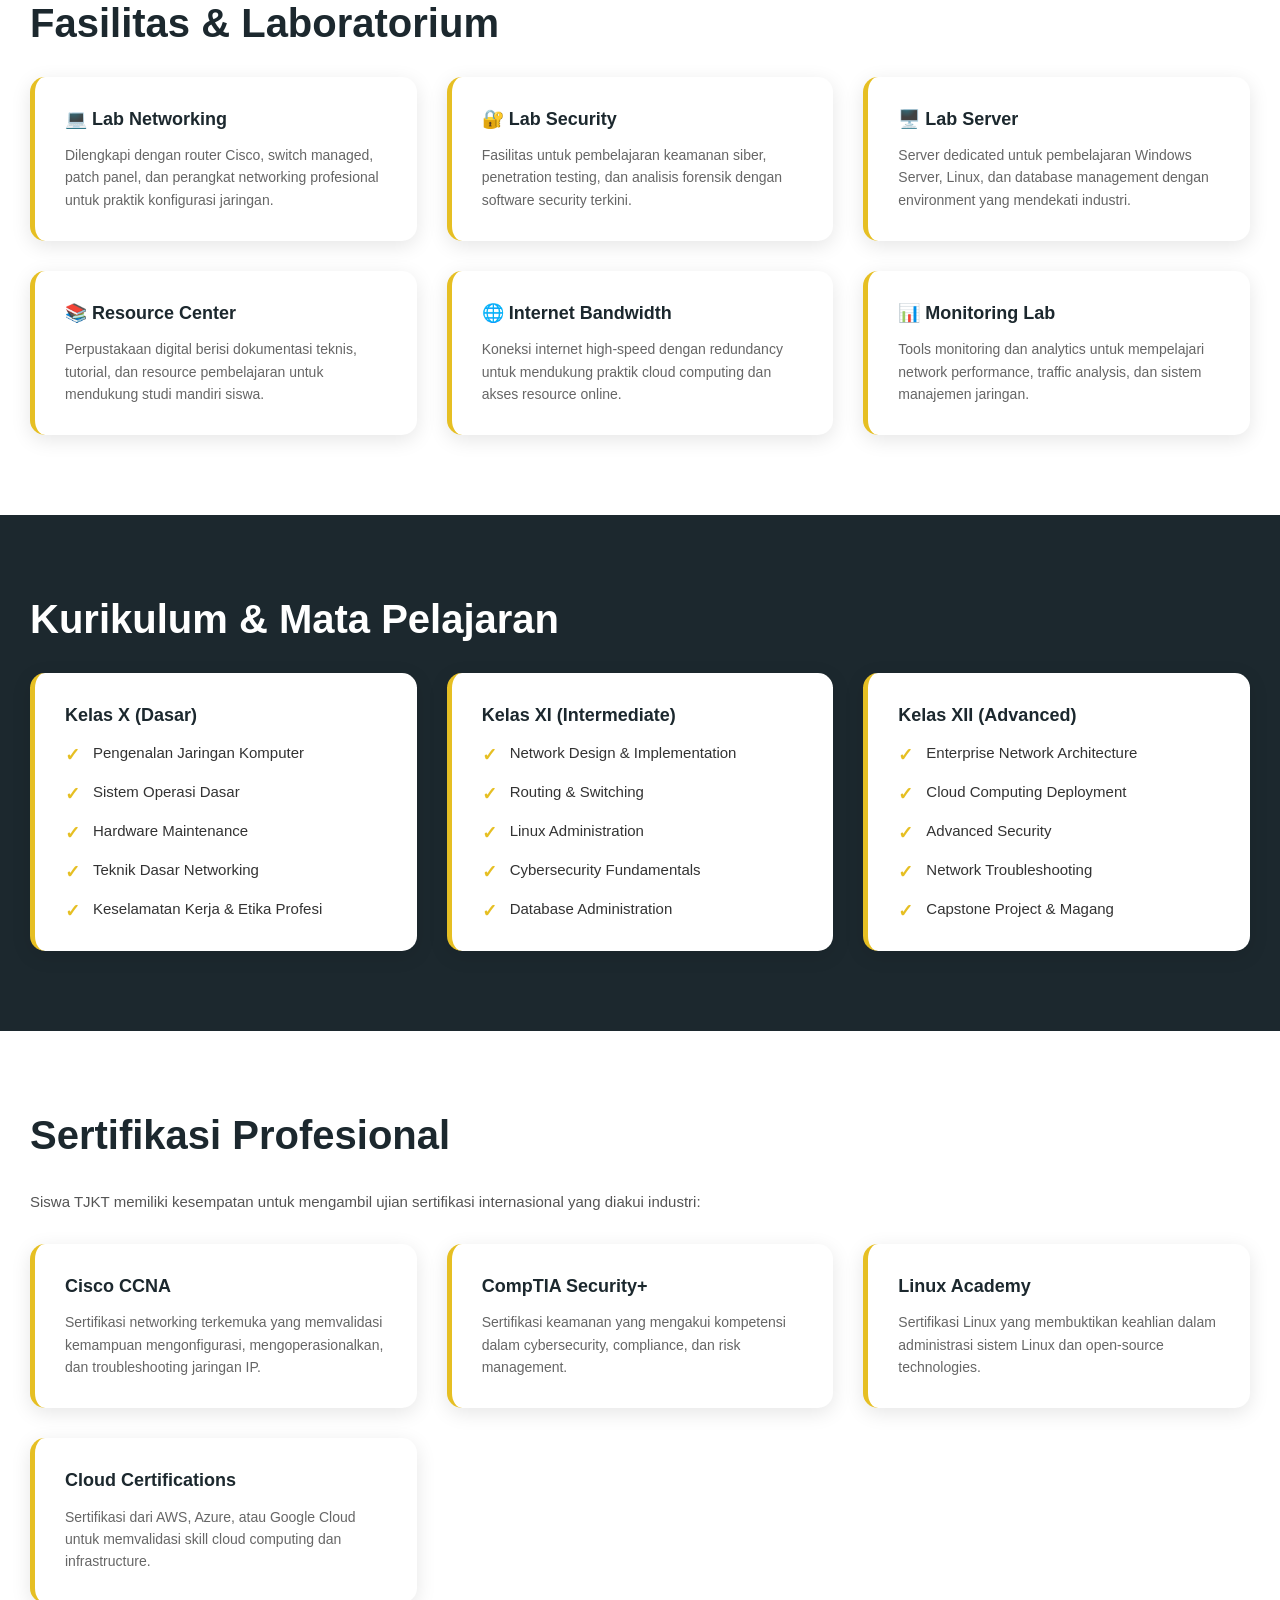
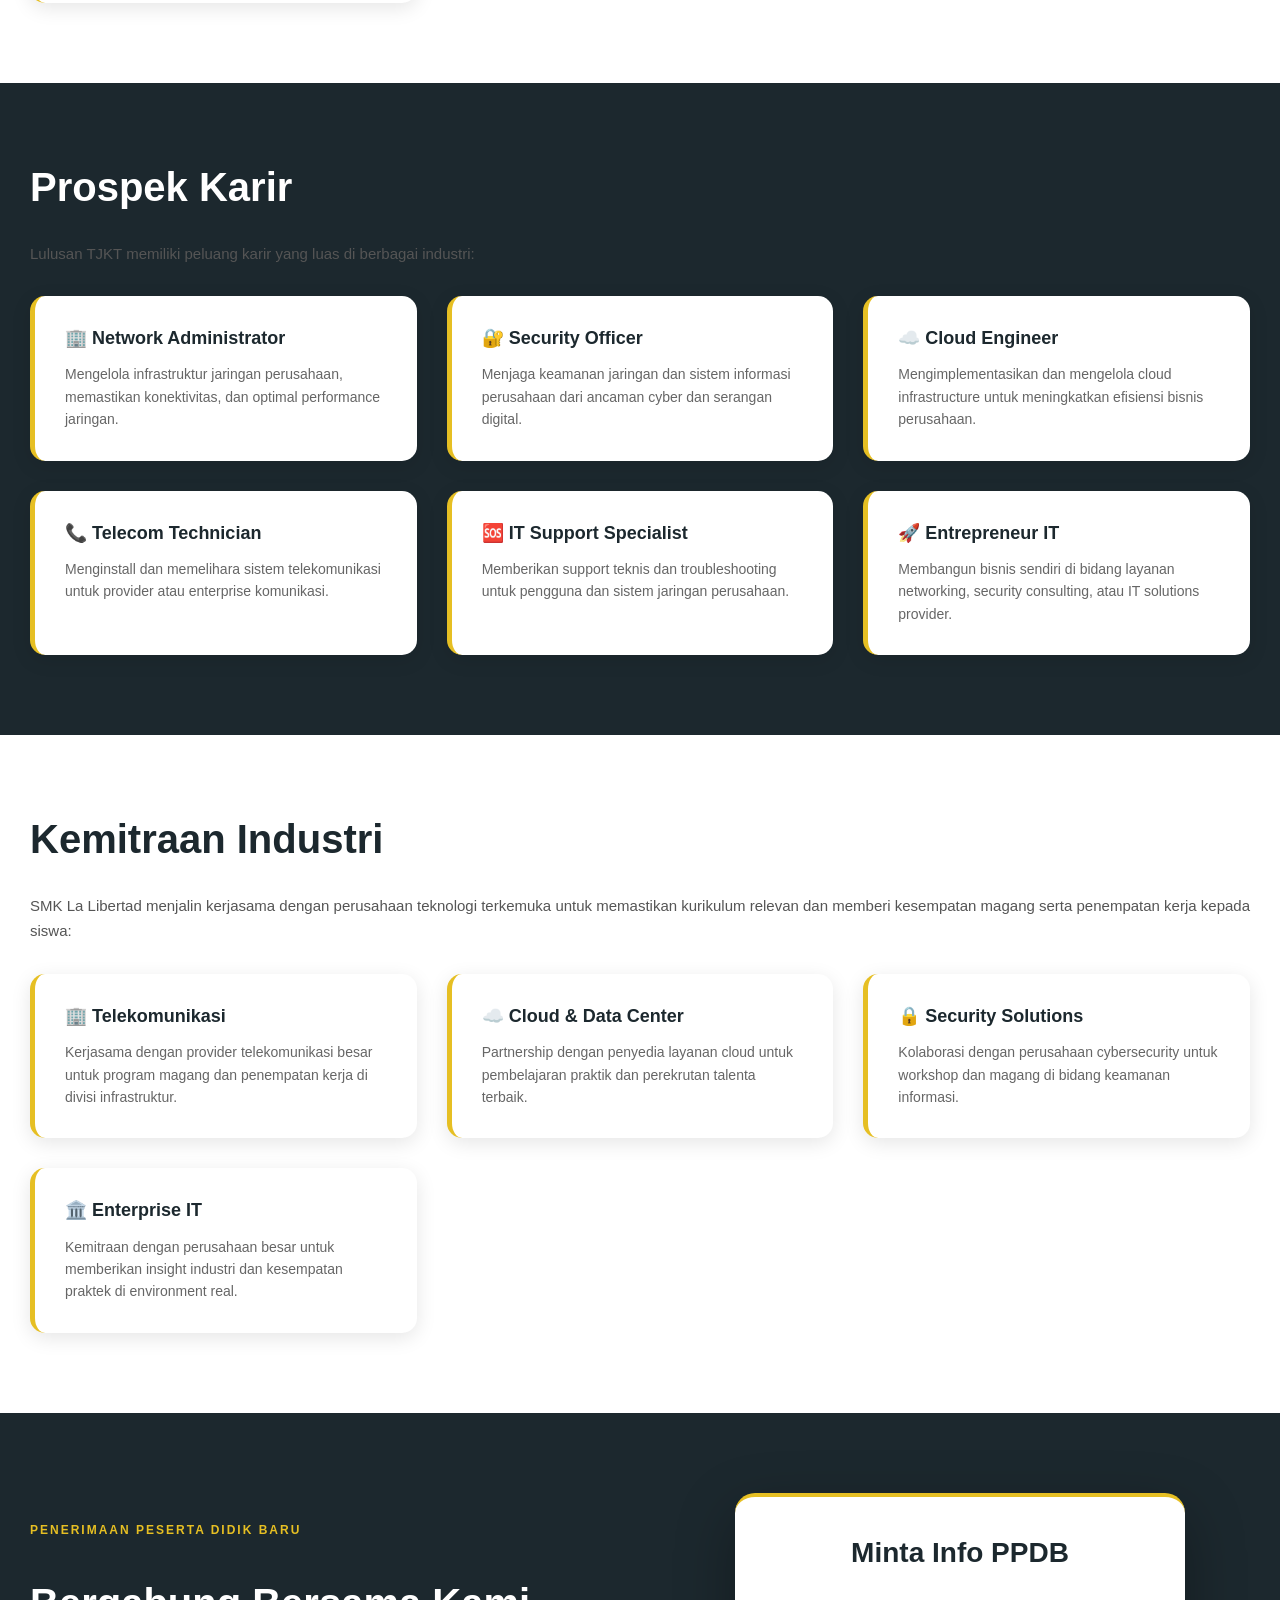
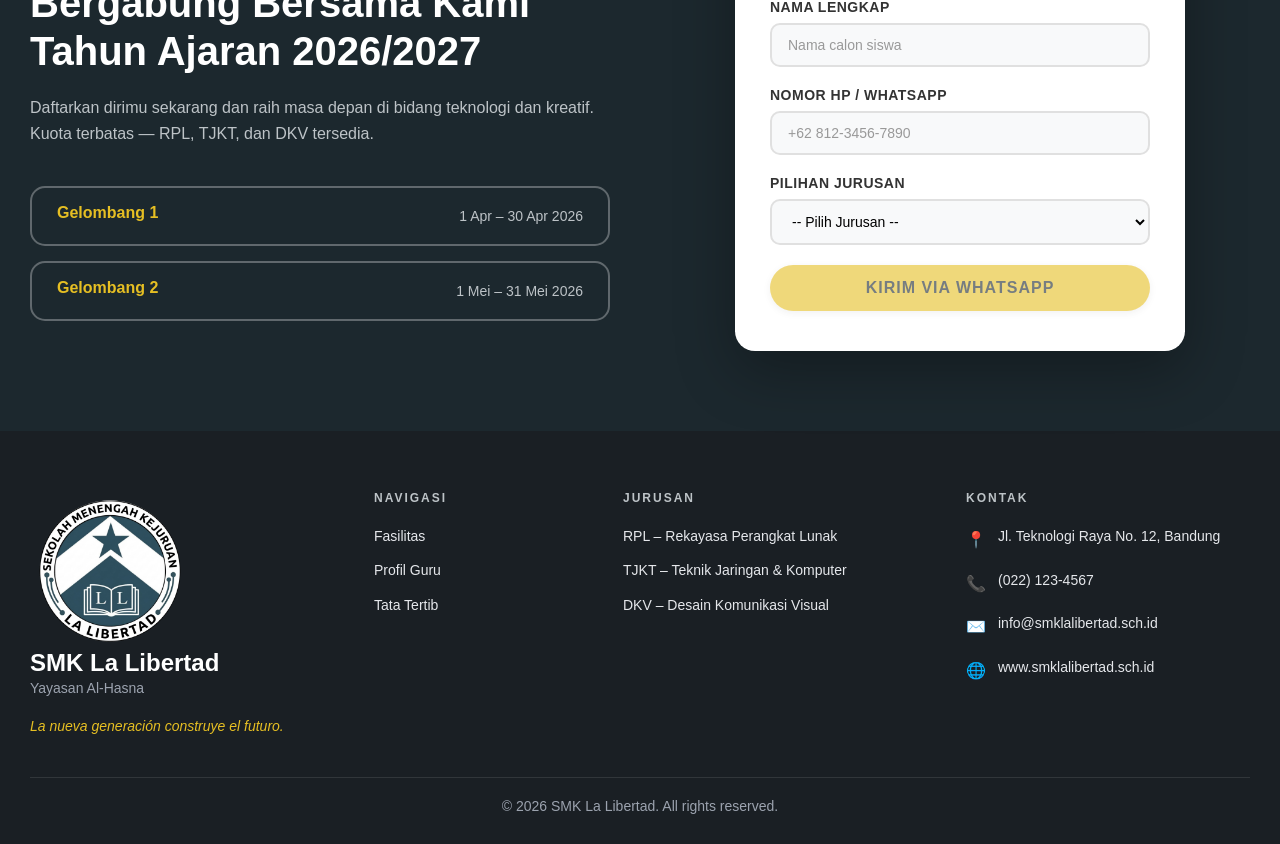
<file: Web Company Sekolah La Libertad/pages/tjkt.html>
<!DOCTYPE html>
<html lang="id">
<head>
    <meta charset="UTF-8">
    <meta name="viewport" content="width=device-width, initial-scale=1.0">
    <title>TJKT - SMK La Libertad</title>
    <link rel="stylesheet" href="../asset/css/style.css">
    <link rel="stylesheet" href="../asset/css/jurusan.css">
</head>

<body>
    <nav class="navbar">
        <div class="navbar-container">
            <div class="navbar-logo">
                <img src="../asset/img/Logo.png" alt="Logo">
                <div class="logo-text">
                    <h1>SMK La Libertad</h1>
                    <p>Yayasan Al-Hasna</p>
                </div>
            </div>
            <ul class="nav-menu">
                <li><a href="../index.html#beranda">Beranda</a></li>
                <li><a href="../index.html#tentang">Tentang</a></li>
                <li><a href="../index.html#program">Program</a></li>
                <li><a href="../index.html#berita">Berita</a></li>
                <li><a href="../index.html#ppdb" class="btn-ppdb">PPDB</a></li>
                <li><a href="../index.html#kontak">Kontak</a></li>
            </ul>
            <div class="menu-toggle" id="menu-toggle">☰</div>
        </div>
    </nav>

    <!-- Hero Section -->
    <section class="hero-jurusan" id="beranda">
        <div class="hero-content">
            <h1>Teknik Jaringan Komputer & Telekomunikasi</h1>
            <p>Bangun karir di dunia infrastruktur digital dan keamanan siber</p>
        </div>
    </section>

    <!-- Tentang Jurusan -->
    <section class="section" id="tentang">
        <div class="section-container">
            <h2>Tentang TJKT</h2>
            <p>
                Program Teknik Jaringan Komputer & Telekomunikasi (TJKT) di SMK La Libertad dirancang untuk mempersiapkan siswa menjadi profesional di bidang infrastruktur jaringan, keamanan siber, dan telekomunikasi. Dengan kurikulum yang disesuaikan dengan kebutuhan industri dan didukung oleh instruktur berpengalaman, siswa akan menguasai keterampilan praktis yang dibutuhkan industri.
            </p>
            <p>
                Kami menyediakan laboratorium berstandar industri dengan peralatan terkini, sehingga siswa dapat belajar sambil praktek langsung pada perangkat nyata. Program ini juga mencakup magang di perusahaan teknologi terkemuka untuk memberikan pengalaman kerja yang berharga.
            </p>
        </div>
    </section>

    <!-- Kompetensi Keahlian -->
    <section class="section bg-light" id="kompetensi">
        <div class="section-container">
            <h2>Kompetensi Keahlian</h2>
            <div class="grid">
                <div class="card">
                    <h3>🌐 Network Administration</h3>
                    <p>Instalasi, konfigurasi, dan pengelolaan jaringan komputer. Termasuk routing, switching, dan manajemen IP addressing untuk memastikan konektivitas optimal.</p>
                </div>
                <div class="card">
                    <h3>🔒 Cyber Security</h3>
                    <p>Keamanan jaringan dan sistem informasi. Mempelajari firewall, VPN, encryption, dan teknik-teknik pencegahan terhadap serangan cyber.</p>
                </div>
                <div class="card">
                    <h3>☁️ Cloud Computing</h3>
                    <p>Pengenalan dan praktik cloud infrastructure seperti AWS, Azure, dan Google Cloud. Manajemen resources cloud untuk skalabilitas dan efisiensi.</p>
                </div>
                <div class="card">
                    <h3>🖥️ Server Administration</h3>
                    <p>Pengelolaan server Windows dan Linux. Termasuk user management, backup, disaster recovery, dan troubleshooting sistem server.</p>
                </div>
                <div class="card">
                    <h3>📡 Telekomunikasi</h3>
                    <p>Dasar-dasar teknologi telekomunikasi modern. Pemahaman tentang protokol komunikasi dan implementasi sistem telekomunikasi enterprise.</p>
                </div>
                <div class="card">
                    <h3>🛠️ Troubleshooting & Support</h3>
                    <p>Identifikasi dan penyelesaian masalah jaringan. Technical support dan monitoring sistem jaringan untuk memastikan uptime maksimal.</p>
                </div>
            </div>
        </div>
    </section>

    <!-- Fasilitas & Laboratorium -->
    <section class="section" id="fasilitas">
        <div class="section-container">
            <h2>Fasilitas & Laboratorium</h2>
            <div class="grid">
                <div class="card">
                    <h3>💻 Lab Networking</h3>
                    <p>Dilengkapi dengan router Cisco, switch managed, patch panel, dan perangkat networking profesional untuk praktik konfigurasi jaringan.</p>
                </div>
                <div class="card">
                    <h3>🔐 Lab Security</h3>
                    <p>Fasilitas untuk pembelajaran keamanan siber, penetration testing, dan analisis forensik dengan software security terkini.</p>
                </div>
                <div class="card">
                    <h3>🖥️ Lab Server</h3>
                    <p>Server dedicated untuk pembelajaran Windows Server, Linux, dan database management dengan environment yang mendekati industri.</p>
                </div>
                <div class="card">
                    <h3>📚 Resource Center</h3>
                    <p>Perpustakaan digital berisi dokumentasi teknis, tutorial, dan resource pembelajaran untuk mendukung studi mandiri siswa.</p>
                </div>
                <div class="card">
                    <h3>🌐 Internet Bandwidth</h3>
                    <p>Koneksi internet high-speed dengan redundancy untuk mendukung praktik cloud computing dan akses resource online.</p>
                </div>
                <div class="card">
                    <h3>📊 Monitoring Lab</h3>
                    <p>Tools monitoring dan analytics untuk mempelajari network performance, traffic analysis, dan sistem manajemen jaringan.</p>
                </div>
            </div>
        </div>
    </section>

    <!-- Mata Pelajaran -->
    <section class="section bg-light" id="kurikulum">
        <div class="section-container">
            <h2>Kurikulum & Mata Pelajaran</h2>
            <div class="grid">
                <div class="card">
                    <h3>Kelas X (Dasar)</h3>
                    <ul class="list">
                        <li>Pengenalan Jaringan Komputer</li>
                        <li>Sistem Operasi Dasar</li>
                        <li>Hardware Maintenance</li>
                        <li>Teknik Dasar Networking</li>
                        <li>Keselamatan Kerja & Etika Profesi</li>
                    </ul>
                </div>
                <div class="card">
                    <h3>Kelas XI (Intermediate)</h3>
                    <ul class="list">
                        <li>Network Design & Implementation</li>
                        <li>Routing & Switching</li>
                        <li>Linux Administration</li>
                        <li>Cybersecurity Fundamentals</li>
                        <li>Database Administration</li>
                    </ul>
                </div>
                <div class="card">
                    <h3>Kelas XII (Advanced)</h3>
                    <ul class="list">
                        <li>Enterprise Network Architecture</li>
                        <li>Cloud Computing Deployment</li>
                        <li>Advanced Security</li>
                        <li>Network Troubleshooting</li>
                        <li>Capstone Project & Magang</li>
                    </ul>
                </div>
            </div>
        </div>
    </section>

    <!-- Sertifikasi -->
    <section class="section" id="sertifikasi">
        <div class="section-container">
            <h2>Sertifikasi Profesional</h2>
            <p>Siswa TJKT memiliki kesempatan untuk mengambil ujian sertifikasi internasional yang diakui industri:</p>
            <div class="grid">
                <div class="card">
                    <h3>Cisco CCNA</h3>
                    <p>Sertifikasi networking terkemuka yang memvalidasi kemampuan mengonfigurasi, mengoperasionalkan, dan troubleshooting jaringan IP.</p>
                </div>
                <div class="card">
                    <h3>CompTIA Security+</h3>
                    <p>Sertifikasi keamanan yang mengakui kompetensi dalam cybersecurity, compliance, dan risk management.</p>
                </div>
                <div class="card">
                    <h3>Linux Academy</h3>
                    <p>Sertifikasi Linux yang membuktikan keahlian dalam administrasi sistem Linux dan open-source technologies.</p>
                </div>
                <div class="card">
                    <h3>Cloud Certifications</h3>
                    <p>Sertifikasi dari AWS, Azure, atau Google Cloud untuk memvalidasi skill cloud computing dan infrastructure.</p>
                </div>
            </div>
        </div>
    </section>

    <!-- Prospek Karir -->
    <section class="section bg-light" id="karir">
        <div class="section-container">
            <h2>Prospek Karir</h2>
            <p>Lulusan TJKT memiliki peluang karir yang luas di berbagai industri:</p>
            <div class="grid">
                <div class="card">
                    <h3>🏢 Network Administrator</h3>
                    <p>Mengelola infrastruktur jaringan perusahaan, memastikan konektivitas, dan optimal performance jaringan.</p>
                </div>
                <div class="card">
                    <h3>🔐 Security Officer</h3>
                    <p>Menjaga keamanan jaringan dan sistem informasi perusahaan dari ancaman cyber dan serangan digital.</p>
                </div>
                <div class="card">
                    <h3>☁️ Cloud Engineer</h3>
                    <p>Mengimplementasikan dan mengelola cloud infrastructure untuk meningkatkan efisiensi bisnis perusahaan.</p>
                </div>
                <div class="card">
                    <h3>📞 Telecom Technician</h3>
                    <p>Menginstall dan memelihara sistem telekomunikasi untuk provider atau enterprise komunikasi.</p>
                </div>
                <div class="card">
                    <h3>🆘 IT Support Specialist</h3>
                    <p>Memberikan support teknis dan troubleshooting untuk pengguna dan sistem jaringan perusahaan.</p>
                </div>
                <div class="card">
                    <h3>🚀 Entrepreneur IT</h3>
                    <p>Membangun bisnis sendiri di bidang layanan networking, security consulting, atau IT solutions provider.</p>
                </div>
            </div>
        </div>
    </section>

    <!-- Kemitraan Industri -->
    <section class="section" id="kemitraan">
        <div class="section-container">
            <h2>Kemitraan Industri</h2>
            <p>SMK La Libertad menjalin kerjasama dengan perusahaan teknologi terkemuka untuk memastikan kurikulum relevan dan memberi kesempatan magang serta penempatan kerja kepada siswa:</p>
            <div class="grid">
                <div class="card">
                    <h3>🏢 Telekomunikasi</h3>
                    <p>Kerjasama dengan provider telekomunikasi besar untuk program magang dan penempatan kerja di divisi infrastruktur.</p>
                </div>
                <div class="card">
                    <h3>☁️ Cloud & Data Center</h3>
                    <p>Partnership dengan penyedia layanan cloud untuk pembelajaran praktik dan perekrutan talenta terbaik.</p>
                </div>
                <div class="card">
                    <h3>🔒 Security Solutions</h3>
                    <p>Kolaborasi dengan perusahaan cybersecurity untuk workshop dan magang di bidang keamanan informasi.</p>
                </div>
                <div class="card">
                    <h3>🏛️ Enterprise IT</h3>
                    <p>Kemitraan dengan perusahaan besar untuk memberikan insight industri dan kesempatan praktek di environment real.</p>
                </div>
            </div>
        </div>
    </section>

<!-- PPDB Section -->
    <section class="ppdb" id="ppdb">
        <div class="ppdb-container">
            <div class="ppdb-left">
                <p class="ppdb-label">PENERIMAAN PESERTA DIDIK BARU</p>
                <h2 class="ppdb-title">Bergabung Bersama Kami<br>Tahun Ajaran 2026/2027</h2>
                <p class="ppdb-description">
                    Daftarkan dirimu sekarang dan raih masa depan di bidang teknologi dan kreatif. Kuota terbatas — RPL, TJKT, dan DKV tersedia.
                </p>
                
                <div class="ppdb-waves">
                    <div class="ppdb-wave">
                        <h3 class="wave-title">Gelombang 1</h3>
                        <span class="wave-date">1 Apr – 30 Apr 2026</span>
                    </div>
                    <div class="ppdb-wave">
                        <h3 class="wave-title">Gelombang 2</h3>
                        <span class="wave-date">1 Mei – 31 Mei 2026</span>
                    </div>
                </div>
            </div>
            
            <div class="ppdb-right">
                <div class="ppdb-form-card">
                    <h3 class="form-title">Minta Info PPDB</h3>
                    
                    <form class="ppdb-form">
                        <div class="form-group">
                            <label>Nama Lengkap</label>
                            <input type="text" placeholder="Nama calon siswa" required>
                        </div>
                        
                        <div class="form-group">
                            <label>Nomor HP / WhatsApp</label>
                            <input type="tel" placeholder="+62 812-3456-7890" required>
                        </div>
                        
                        <div class="form-group">
                            <label for="pilihan-jurusan">Pilihan Jurusan</label>
                            <select id="pilihan-jurusan" name="pilihan_jurusan" required aria-required="true">
                                <option value="">-- Pilih Jurusan --</option>
                                <option value="rpl">RPL (Rekayasa Perangkat Lunak)</option>
                                <option value="tjkt">TJKT (Teknik Jaringan Komputer & Telekomunikasi)</option>
                                <option value="dkv">DKV (Desain Komunikasi Visual)</option>
                            </select>
                        </div>
                        
                        <button type="submit" class="btn-submit">Kirim via WhatsApp</button>
                    </form>
                </div>
            </div>
        </div>
    </section>


    <!-- Footer Section -->
    <footer class="footer">
        <div class="footer-container">
            <div class="footer-brand">
                <div class="footer-logo">
                    <img src="../asset/img/Logo.png" alt="SMK La Libertad Logo">
                </div>
                <h2 class="footer-title">SMK La Libertad</h2>
                <p class="footer-subtitle">Yayasan Al-Hasna</p>
                <p class="footer-tagline">La nueva generación construye el futuro.</p>
            </div>

            <div class="footer-column">
                <h3 class="footer-heading">NAVIGASI</h3>
                <ul class="footer-links">
                    <li><a href="../pages/fasilitas.html">Fasilitas</a></li>
                    <li><a href="../pages/profil-guru.html">Profil Guru</a></li>
                    <li><a href="../pages/tata-tertib.html">Tata Tertib</a></li>
                </ul>
            </div>

            <div class="footer-column">
                <h3 class="footer-heading">JURUSAN</h3>
                <ul class="footer-links">
                    <li><a href="../pages/rpl.html">RPL – Rekayasa Perangkat Lunak</a></li>
                    <li><a href="../pages/tjkt.html">TJKT – Teknik Jaringan & Komputer</a></li>
                    <li><a href="../pages/dkv.html">DKV – Desain Komunikasi Visual</a></li>
                </ul>
            </div>

            <div class="footer-column">
                <h3 class="footer-heading">KONTAK</h3>
                <ul class="footer-contact">
                    <li>
                        <span class="contact-icon">📍</span>
                        <span>Jl. Teknologi Raya No. 12, Bandung</span>
                    </li>
                    <li>
                        <span class="contact-icon">📞</span>
                        <span>(022) 123-4567</span>
                    </li>
                    <li>
                        <span class="contact-icon">✉️</span>
                        <span>info@smklalibertad.sch.id</span>
                    </li>
                    <li>
                        <span class="contact-icon">🌐</span>
                        <span>www.smklalibertad.sch.id</span>
                    </li>
                </ul>
            </div>
        </div>

        <div class="footer-bottom">
            <p>&copy; 2026 SMK La Libertad. All rights reserved.</p>
        </div>
    </footer>

    <script src="../asset/js/script.js"></script>
</body>
</html>
</file>
<file: Web Company Sekolah La Libertad/asset/css/style.css>
:root{
    --Primary: #1c282e;
    --secodary: #fff;
    --Accent: #161c1fff;
    --CTA: #e6bf23;
}

* {
    margin: 0;
    padding: 0;
    box-sizing: border-box;
}

body {
    font-family: Arial, sans-serif;
}

.navbar {
    background-color: var(--Accent);
    padding: 12px;
    position: sticky;
    top: 0;
    z-index: 100;
}

.navbar-container {
    max-width: 1200px;
    margin: 0 auto;
    display: flex;
    justify-content: space-between;
    align-items: center;
}

.navbar-logo {
    display: flex;
    align-items: center;
    gap: 15px;
}

.navbar-logo img {
    width: 50px;
    height: 50px;
    border-radius: 50%;
}

.logo-text h1 {
    color: #fff;
    font-size: 24px;
    font-weight: bold;
}

.logo-text p {
    color: #bdc3c7;
    font-size: 12px;
}

.nav-menu {
    display: flex;
    list-style: none;
    gap: 30px;
    align-items: center;
}

.nav-menu a {
    color: #fff;
    text-decoration: none;
    font-size: 16px;
    transition: color 0.3s;
}

.nav-menu a:hover {
    color: #f1c40f;
}

.nav-menu a.nav-link--active {
    color: var(--CTA) !important;
    font-weight: 700;
}

.btn-ppdb {
    background-color: #f1c40f !important;
    color: #2c3e50 !important;
    padding: 10px 20px;
    border-radius: 5px;
    font-weight: bold;
}

.btn-ppdb:hover {
    background-color: #e8b708 !important;
}

/* Hero Section */
.hero {
    position: relative;
    height: 727px;
    display: flex;
    flex-direction: column;
    overflow: hidden;
}

.hero-background {
    position: absolute;
    top: 0;
    left: 0;
   
    height: 100%;
    z-index: 1;
}

.hero-background img {
    width: 100%;
    height: 100%;
    object-fit: cover;
}

.hero-overlay {
    position: absolute;
    top: 0;
    left: 0;
    width: 100%;
    height: 100%;
    background: rgba(0, 0, 0, 0.5);
    z-index: 2;
}

.hero-content {
    position: relative;
    z-index: 3;
    max-width: 1200px;
    margin: 0;
    padding: 27px;
    padding-top: 41px;
    color: #fff;
}

.hero-badge {
    display: inline-block;
    background: rgba(255, 255, 255, 0.2);
    border: 1px solid rgba(255, 255, 255, 0.3);
    border-radius: 25px;
    padding: 8px 20px;
    font-size: 14px;
    font-weight: 900;
}


.hero-title {
    font-size: 110px;
    font-weight: 650;
}

.hero-subtitle {
    font-size: 20px;
    font-style: italic;
    color: #bdc3c7;
    margin-bottom: 0px;
}

.hero-welcome {
    font-size: 40px;
    font-weight: 700;
    margin-bottom: 30px;
    line-height: 1;
}

.hero-future {
    font-size: 45px;
    font-weight: 700;
    margin-bottom: 30px;
    line-height: 1;
    color: var(--CTA);
}

.hero-description {
    font-size: 18px;
    line-height: 1.6;
    margin-bottom: 15px;
    max-width: 600px;
}

.hero-buttons {
    display: flex;
    gap: 20px;
    flex-wrap: wrap;
}

.btn {
    display: inline-block;
    padding: 14px 30px;
    font-size: 16px;
    font-weight: 600;
    border-radius: 50px;
    text-decoration: none;
    transition: all 0.3s ease;
    cursor: pointer;
    border: none;
}

.btn-primary {
    background-color: #f1c40f;
    color: #2c3e50;
    padding-top: 15px;
}

.btn-primary:hover {
    background-color: #e8b708;
    transform: translateY(-2px);
    box-shadow: 0 10px 20px rgba(241, 196, 15, 0.3);
}

.btn-secondary {
    background-color: transparent;
    color: #fff;
    border: 2px solid #fff;
}

.btn-secondary:hover {
    background-color: #fff;
    color: #2c3e50;
    transform: translateY(-2px);
}

/* Stats Section */
.stats {
    background: var(--Primary);
    padding: 30px 0;
    color: #fff;
}

.stats-container {
    max-width: 1200px;
    margin: 0 auto;
    display: flex;
    justify-content: space-between;
    align-items: center;
    gap: 40px;
}

.stat {
    text-align: center;
    flex: 1;
}

.stat-number {
    color: var(--CTA);
    font-size: 40px;
    font-weight: 900;
    line-height: 1;
}

.stat-label {
    color: #bdc3c7;
    font-size: 22px;
    font-weight: 700;
}

/* Tentang Section */
.tentang {
    background-color: #ffffffff;
}

.tentang-container {
    max-width: 100%;
    margin: 0;
    display: grid;
    grid-template-columns: 1fr 1fr;
    gap: 0;
    align-items: stretch;
}

.tentang-image {
    position: relative;
    height: 813px;
    margin: 0;
    padding: 0;
}

.tentang-image img {
    width: 100%;
    height: 100%;
    object-fit: cover;
    display: block;
}

.tentang-badge {
    position: absolute;
    bottom: 20px;
    left: 20px;
    background: #fff;
    padding: 20px 30px;
    border-radius: 10px;
    box-shadow: 0 10px 30px rgba(0, 0, 0, 0.2);
}

.tentang-badge h3 {
    color: var(--Primary);
    font-size: 18px;
    font-weight: bold;
    margin: 0;
}

.tentang-badge p {
    color: #7f8c8d;
    font-size: 14px;
    margin: 5px 0 0 0;
}

.tentang-content {
    height: 813px;
    padding: 60px 60px;
    display: flex;
    flex-direction: column;
    justify-content: center;
    background-color: #f8f9fa;
}

.tentang-content h2,
.tentang-content h3 {
    color: var(--Primary);
}

.tentang-label {
    color: #7f8c8d;
    font-size: 12px;
    font-weight: 600;
    text-transform: uppercase;
    letter-spacing: 1px;
    margin-bottom: 8px;
}

.tentang-title {
    font-size: 40px;
    font-weight: 900;
    margin-bottom: 20px;
    line-height: 1.2;
}

.tentang-text {
    color: #555;
    font-size: 15px;
    line-height: 1.7;
    margin-bottom: 15px;
    text-align: justify;
}

.tentang-subtitle {
    font-size: 20px;
    font-weight: 700;
    margin-top: 25px;
    margin-bottom: 12px;
}

.tentang-features {
    display: grid;
    grid-template-columns: 1fr 1fr;
    gap: 15px;
    margin: 30px 0;
}

.feature-item {
    display: flex;
    align-items: center;
    gap: 10px;
    color: #333;
    font-size: 14px;
    font-weight: 500;
}

.feature-icon {
    color: var(--CTA);
    font-size: 20px;
    line-height: 1;
    flex-shrink: 0;
}

.btn-ppdb-large {
    display: inline-block;
    background-color: var(--CTA);
    color: var(--Primary);
    padding: 14px 35px;
    font-size: 15px;
    font-weight: 700;
    border-radius: 50px;
    text-decoration: none;
    transition: all 0.3s ease;
    margin-top: 15px;
    width: 100%;
}

.btn-ppdb-large:hover {
    background-color: #e8b708;
    transform: translateY(-2px);
    box-shadow: 0 10px 20px rgba(230, 191, 35, 0.3);
}

/* Visi Misi Tujuan Section */
.visi-misi-tujuan {
    background-color: #fff;
    padding: 0;
}

.vmt-container {
    max-width: 100%;
    margin: 0;
    display: grid;
    grid-template-columns: 1fr 1fr;
    gap: 0;
    align-items: stretch;
    height: 733px;
}

.vmt-content {
    padding: 60px 60px;
    height: 733px;
    display: flex;
    flex-direction: column;
    justify-content: flex-start;
    background-color: #fff;
}

.vmt-image {
    position: relative;
    height: 733px;
    margin: 0;
    padding: 0;
}

.vmt-image img {
    width: 100%;
    height: 100%;
    object-fit: cover;
    display: block;
}

.vmt-label {
    color: #7f8c8d;
    font-size: 12px;
    font-weight: 600;
    text-transform: uppercase;
    letter-spacing: 1px;
    margin-bottom: 8px;
}

.vmt-subtitle {
    color: var(--Primary);
    font-size: 28px;
    font-weight: 900;
    margin-top: 20px;
    margin-bottom: 12px;
    line-height: 1.2;
}

.vmt-text {
    color: #555;
    font-size: 15px;
    line-height: 1.7;
    margin-bottom: 15px;
    text-align: justify;
}

.vmt-list {
    list-style: none;
    padding: 0;
    margin-bottom: 15px;
}

.vmt-list li {
    color: #555;
    font-size: 15px;
    line-height: 1.7;
    margin-bottom: 10px;
    padding-left: 25px;
    position: relative;
    text-align: justify;
}

.vmt-list li:before {
    content: "-";
    position: absolute;
    left: 0;
    color: var(--Primary);
    font-weight: bold;
}

/* Program Keahlian Section */
.program {
    background-color: #1c282e;
    padding: 80px 30px;
    color: #fff;
}

.program-link {
    color: #fff;
    text-decoration: none;
    transition: color 0.3s ease;
}

.program-link:hover {
    color: #e6bf23;
}

.program-container {
    max-width: 1200px;
    margin: 0 auto;
}

.program-header {
    text-align: center;
    margin-bottom: 60px;
}

.program-label {
    color: var(--CTA);
    font-size: 12px;
    font-weight: 600;
    text-transform: uppercase;
    letter-spacing: 2px;
    margin-bottom: 8px;
    display: block;
}

.program-title {
    font-size: 45px;
    font-weight: 900;
    margin-bottom: 15px;
    line-height: 1.2;
}

.program-subtitle {
    color: #bdc3c7;
    font-size: 16px;
    line-height: 1.6;
    max-width: 600px;
    margin: 0 auto;
}

.program-grid {
    display: grid;
    grid-template-columns: repeat(3, 1fr);
    gap: 30px;
}

.program-card {
    background-color: #fff;
    color: #333;
    padding: 40px 30px;
    border-radius: 15px;
    transition: all 0.3s ease;
    display: flex;
    flex-direction: column;
    border: 2px solid #e0e0e0;
    min-height: 500px;
    height: 100%;
}

/* Border color untuk setiap jurusan berdasarkan urutan */
.program-grid .program-link:nth-child(1) .program-card {
    border-color: #1976d2;
}

.program-grid .program-link:nth-child(2) .program-card {
    border-color: #388e3c;
}

.program-grid .program-link:nth-child(3) .program-card {
    border-color: #f57c00;
}

.program-card:hover {
    transform: translateY(-10px);
    box-shadow: 0 20px 40px rgba(0, 0, 0, 0.3);
}

.card-icon {
  font-size: 5.4rem;
  display: inline-flex;
  align-items: center;
  justify-content: center;
  width: 64px; 
  height: 64px;
  border-radius: 14px;
}

.program-icon {
    margin-bottom: 20px;
    color: var(--CTA);
    flex-shrink: 0;
}

.program-category {
    color: #7f8c8d;
    font-size: 11px;
    font-weight: 600;
    text-transform: uppercase;
    letter-spacing: 1px;
    margin-bottom: 8px;
    flex-shrink: 0;
}

.program-name {
    font-size: 32px;
    font-weight: 900;
    margin-bottom: 15px;
    color: var(--Primary);
    flex-shrink: 0;
}

.program-description {
    font-size: 14px;
    line-height: 1.7;
    color: #555;
    margin-bottom: 25px;
    flex-grow: 1;
}

.program-tags {
    display: flex;
    flex-wrap: wrap;
    gap: 8px;
    flex-shrink: 0;
    margin-top: auto;
}

.tag {
    display: inline-block;
    padding: 6px 12px;
    border-radius: 20px;
    font-size: 12px;
    font-weight: 600;
}

.tag-blue {
    background-color: #e3f2fd;
    color: #1976d2;
}

.tag-green {
    background-color: #e8f5e9;
    color: #388e3c;
}

.tag-orange {
    background-color: #fff3e0;
    color: #f57c00;
}

/* Berita Section - Enhanced */
.berita {
    background: linear-gradient(135deg, #ffffff 0%, #f8f9fa 100%);
    padding: 80px 30px;
}

.berita-container {
    max-width: 1200px;
    margin: 0 auto;
}

.berita-label {
    color: var(--CTA);
    font-size: 12px;
    font-weight: 600;
    text-transform: uppercase;
    letter-spacing: 2px;
    margin-bottom: 8px;
    display: block;
    animation: slideIn 0.6s ease-out;
}

.berita-title {
    font-size: 45px;
    font-weight: 900;
    color: var(--Primary);
    margin-bottom: 50px;
    line-height: 1.2;
    animation: slideIn 0.6s ease-out 0.1s both;
}

/* Featured Berita Section */
.berita-featured {
    margin-bottom: 60px;
    animation: slideIn 0.6s ease-out 0.2s both;
}

.berita-featured-image {
    width: 100%;
    height: 350px;
    background: linear-gradient(135deg, #e8e8e8 0%, #f5f5f5 100%);
    border-radius: 20px;
    overflow: hidden;
    position: relative;
    box-shadow: 0 10px 40px rgba(0, 0, 0, 0.1);
    transition: all 0.4s ease;
}

.berita-featured-image img {
    width: 100%;
    height: 100%;
    object-fit: cover;
}

.berita-featured:hover .berita-featured-image {
    box-shadow: 0 20px 60px rgba(0, 0, 0, 0.15);
    transform: scale(1.02);
}

.berita-featured-content {
    padding: 40px 0;
}

.berita-date,
.berita-card-date {
    display: inline-block;
    color: #fff;
    background-color: var(--CTA);
    font-size: 11px;
    font-weight: 700;
    text-transform: uppercase;
    letter-spacing: 1.5px;
    margin-bottom: 16px;
    padding: 6px 14px;
    border-radius: 50px;
}

.berita-featured-title {
    font-size: 32px;
    font-weight: 900;
    color: var(--Primary);
    margin-bottom: 18px;
    line-height: 1.3;
    transition: color 0.3s ease;
}

.berita-featured:hover .berita-featured-title {
    color: var(--CTA);
}

.berita-featured-desc {
    color: #666;
    font-size: 16px;
    line-height: 1.8;
    margin-bottom: 25px;
    text-align: justify;
}

.berita-link {
    display: inline-flex;
    align-items: center;
    gap: 8px;
    color: var(--CTA);
    text-decoration: none;
    font-weight: 700;
    font-size: 15px;
    transition: all 0.3s ease;
    padding: 10px 20px;
    border: 2px solid transparent;
    border-radius: 50px;
}

.berita-link:hover {
    color: #fff;
    background-color: var(--CTA);
    transform: translateX(8px);
}

/* Berita Grid */
.berita-grid {
    display: grid;
    grid-template-columns: repeat(3, 1fr);
    gap: 30px;
    animation: slideIn 0.6s ease-out 0.3s both;
}

.berita-card {
    background-color: #fff;
    border-radius: 16px;
    overflow: hidden;
    box-shadow: 0 8px 25px rgba(0, 0, 0, 0.08);
    transition: all 0.35s cubic-bezier(0.4, 0, 0.2, 1);
    cursor: pointer;
    position: relative;
    border: 1px solid rgba(0, 0, 0, 0.05);
    display: flex;
    flex-direction: column;
}

.berita-card::before {
    content: '';
    position: absolute;
    top: 0;
    left: 0;
    right: 0;
    height: 4px;
    background: linear-gradient(90deg, var(--CTA) 0%, #f57c00 100%);
    z-index: 1;
}

.berita-card:hover {
    transform: translateY(-12px);
    box-shadow: 0 20px 50px rgba(0, 0, 0, 0.15);
}

.berita-card-image {
    width: 100%;
    height: 220px;
    object-fit: cover;
    background: linear-gradient(135deg, #e0e0e0 0%, #f0f0f0 100%);
    position: relative;
    overflow: hidden;
    transition: all 0.4s ease;
}

.berita-card-image img {
    width: 100%;
    height: 100%;
    object-fit: cover;
}


.berita-card:hover .berita-card-image {
    background: linear-gradient(135deg, #d0d0d0 0%, #e0e0e0 100%);
}

.berita-card-content {
    padding: 25px;
    flex-grow: 1;
    display: flex;
    flex-direction: column;
}

.berita-card-date {
    font-size: 10px;
    padding: 5px 12px;
    margin-bottom: 12px;
    width: fit-content;
}

.berita-card-title {
    font-size: 18px;
    font-weight: 800;
    color: var(--Primary);
    margin-bottom: 12px;
    line-height: 1.4;
    transition: color 0.3s ease;
}

.berita-card:hover .berita-card-title {
    color: var(--CTA);
}

.berita-card-desc {
    color: #777;
    font-size: 14px;
    line-height: 1.6;
    margin: 0;
    flex-grow: 1;
    margin-bottom: 16px;
}

/* Animation */
@keyframes slideIn {
    from {
        opacity: 0;
        transform: translateY(20px);
    }
    to {
        opacity: 1;
        transform: translateY(0);
    }
}


.menu-toggle {
    display: none;
    font-size: 28px;
    color: #fff;
    cursor: pointer;
}

/* Mobile */
@media (max-width: 768px) {
    .menu-toggle {
        display: block;
    }

    .nav-menu {
        position: absolute;
        top: 70px;
        right: 0;
        background: var(--Accent);
        flex-direction: column;
        width: 100%;
        padding: 20px;
        gap: 20px;
        display: none;
    }

    .nav-menu.active {
        display: flex;
    }
}

@media (max-width: 768px) {
    .ppdb-container {
        grid-template-columns: 1fr;
        gap: 40px;
    }

    .ppdb-left {
        text-align: center;
    }

    .ppdb-form-card {
        width: 100%;
        max-width: 100%;
    }

    .form-group input,
    .form-group select {
        font-size: 16px; /* biar enak di tap */
    }
}

@media (max-width: 768px) {
    .footer-container {
        grid-template-columns: 1fr;
        text-align: center;
    }

    .footer-brand {
        align-items: center;
    }

    .footer-contact li {
        justify-content: center;
    }

    .footer-links {
        align-items: center;
    }
}



/* Responsive */
@media (max-width: 992px) {
    .berita-grid {
        grid-template-columns: repeat(2, 1fr);
        gap: 25px;
    }
    
    .berita-title {
        font-size: 36px;
    }
    
    .berita-featured-title {
        font-size: 28px;
    }
}

@media (max-width: 768px) {
    .berita {
        padding: 60px 20px;
    }
    
    .berita-title {
        font-size: 32px;
        margin-bottom: 40px;
    }
    
    .berita-grid {
        grid-template-columns: 1fr;
        gap: 20px;
    }
    
    .berita-featured-image {
        height: 280px;
    }
    
    .berita-featured-title {
        font-size: 24px;
    }
    
    .berita-featured-desc {
        font-size: 15px;
    }
    
    .berita-card-image {
        height: 200px;
    }
    
    .berita-featured-content {
        padding: 30px 0;
    }
}

@media (max-width: 480px) {
    .berita-label {
        font-size: 11px;
    }
    
    .berita-title {
        font-size: 26px;
    }
    
    .berita-featured-image {
        height: 240px;
        border-radius: 15px;
    }
    
    .berita-featured-title {
        font-size: 20px;
        margin-bottom: 12px;
    }
    
    .berita-featured-desc {
        font-size: 14px;
        line-height: 1.6;
    }
    
    .berita-card-content {
        padding: 18px;
    }
    
    .berita-card-title {
        font-size: 16px;
    }
    
    .berita-card-desc {
        font-size: 13px;
    }
}

/* PPDB Section */
.ppdb {
    background-color: #1c282e;
    padding: 80px 30px;
    color: #fff;
}

.ppdb-container {
    max-width: 1400px;
    margin: 0 auto;
    display: grid;
    grid-template-columns: 1fr 1fr;
    gap: 60px;
    align-items: center;
}

.ppdb-left {
    display: flex;
    flex-direction: column;
    justify-content: center;
}

.ppdb-label {
    color: var(--CTA);
    font-size: 12px;
    font-weight: 600;
    text-transform: uppercase;
    letter-spacing: 2px;
    margin-bottom: 12px;
    display: block;
    padding-bottom: 30px;
}

.ppdb-title {
    font-size: 40px;
    font-weight: 800;
    line-height: 1.2;
    margin-bottom: 20px;
    color: #fff;
}

.ppdb-description {
    color: #bdc3c7;
    font-size: 16px;
    line-height: 1.6;
    margin-bottom: 40px;
}

.ppdb-waves {
    display: flex;
    flex-direction: column;
    gap: 15px;
}

.ppdb-wave {
    border: 2px solid rgba(255, 255, 255, 0.3);
    border-radius: 15px;
    padding: 16px 25px;
    display: flex;
    justify-content: space-between;
    align-items: center;
    transition: all 0.3s ease;
}

.ppdb-wave:hover {
    border-color: var(--CTA);
    background-color: rgba(230, 191, 35, 0.1);
}

.wave-info {
    flex-grow: 1;
}

.wave-title {
    font-size: 16px;
    font-weight: 700;
    color: var(--CTA);
    margin: 0 0 6px 0;
}

.wave-date {
    color: #bdc3c7;
    font-size: 14px;
    margin: 0;
}

.wave-badge {
    background: var(--CTA);
    color: #1c282e;
    padding: 8px 16px;
    border-radius: 50px;
    font-size: 11px;
    font-weight: 700;
    text-transform: uppercase;
    letter-spacing: 0.5px;
    white-space: nowrap;
    flex-shrink: 0;
    margin-left: 15px;
}

.ppdb-right {
    display: flex;
    justify-content: center;
    align-items: center;
}

.ppdb-form-card {
    background-color: #fff;
    color: #333;
    padding: 40px 35px;
    border-radius: 20px;
    width: 100%;
    max-width: 450px;
    box-shadow: 0 20px 60px rgba(0, 0, 0, 0.3);
    border-top: 4px solid var(--CTA);
}

.form-title {
    font-size: 28px;
    font-weight: 900;
    color: var(--Primary);
    margin-bottom: 30px;
    text-align: center;
}

.ppdb-form {
    display: flex;
    flex-direction: column;
    gap: 20px;
}

.form-group {
    display: flex;
    flex-direction: column;
    position: relative;
}

.form-group label {
    color: #333;
    font-size: 14px;
    font-weight: 600;
    margin-bottom: 8px;
    text-transform: uppercase;
    letter-spacing: 0.5px;
}

.form-group input,
.form-group select {
    padding: 12px 16px;
    border: 2px solid #e0e0e0;
    border-radius: 10px;
    font-size: 14px;
    font-family: Arial, sans-serif;
    transition: all 0.3s ease;
    background-color: #f8f9fa;
}

.form-group input:focus,
.form-group select:focus {
    outline: none;
    border-color: var(--CTA);
    background-color: #fff;
    box-shadow: 0 0 0 3px rgba(230, 191, 35, 0.1);
}

.form-group input::placeholder {
    color: #999;
}

/* Enhanced Form Validation Styles */
.form-group--error input,
.form-group--error select {
    border-color: #e74c3c !important;
    background-color: #fdedec !important;
}

.form-group--error input:focus,
.form-group--error select:focus {
    box-shadow: 0 0 0 3px rgba(231, 76, 60, 0.1) !important;
    border-color: #e74c3c !important;
}

.form-group--success input,
.form-group--success select {
    border-color: #27ae60 !important;
    background-color: #f0fdf4 !important;
}

.form-group--success input:focus,
.form-group--success select:focus {
    box-shadow: 0 0 0 3px rgba(39, 174, 96, 0.1) !important;
}

/* Validation indicator */
.form-group--error::after,
.form-group--success::after {
    position: absolute;
    right: 16px;
    top: 42px;
    font-size: 18px;
    pointer-events: none;
}

/* Enhanced Submit Button */
.btn-submit {
    position: relative;
    overflow: hidden;
    padding: 14px 30px;
    font-size: 16px;
    font-weight: 700;
    background-color: var(--CTA);
    color: var(--Primary);
    border: none;
    border-radius: 50px;
    cursor: pointer;
    transition: all 0.3s ease;
    box-shadow: 0 4px 15px rgba(230, 191, 35, 0.3);
    display: inline-block;
    width: 100%;
    text-align: center;
    text-transform: uppercase;
    letter-spacing: 1px;
}

.btn-submit:hover:not(:disabled) {
    background-color: #e8b708;
    transform: translateY(-2px);
    box-shadow: 0 10px 20px rgba(230, 191, 35, 0.3);
}

.btn-submit:active:not(:disabled) {
    transform: translateY(0px);
    box-shadow: 0 2px 8px rgba(230, 191, 35, 0.2);
}

.btn-submit:disabled {
    opacity: 0.6;
    cursor: not-allowed;
    box-shadow: 0 2px 8px rgba(0, 0, 0, 0.1);
}

.form-section-title {
    font-size: 28px;
    font-weight: 900;
    color: var(--Primary);
    margin-bottom: 8px;
}

.form-section-subtitle {
    font-size: 14px;
    color: #7f8c8d;
    margin-bottom: 28px;
}

/* ─────────────────────────────────────────
   RESPONSIVE PPDB FORM
   ───────────────────────────────────────── */

/* Desktop */
@media (max-width: 1200px) {
    .ppdb-container {
        gap: 50px;
    }

    .ppdb-title {
        font-size: 36px;
    }

    .ppdb-description {
        font-size: 15px;
    }

    .ppdb-form-card {
        max-width: 420px;
        padding: 35px 30px;
    }

    .form-title {
        font-size: 26px;
    }

    .form-group label {
        font-size: 13px;
    }

    .form-group input,
    .form-group select {
        font-size: 13px;
        padding: 11px 14px;
    }

    .btn-submit {
        font-size: 15px;
        padding: 13px 25px;
    }
}

/* Tablet Landscape */
@media (max-width: 1024px) {
    .ppdb-container {
        gap: 40px;
        align-items: stretch;
    }

    .ppdb-left {
        justify-content: flex-start;
    }

    .ppdb-title {
        font-size: 32px;
    }

    .ppdb-description {
        font-size: 14px;
    }

    .wave-title {
        font-size: 15px;
    }

    .wave-date {
        font-size: 13px;
    }

    .ppdb-form-card {
        max-width: 380px;
        padding: 30px 25px;
    }

    .form-title {
        font-size: 24px;
        margin-bottom: 25px;
    }

    .ppdb-form {
        gap: 18px;
    }

    .form-group {
        margin-bottom: 0;
    }

    .form-group label {
        font-size: 12px;
        margin-bottom: 6px;
    }

    .form-group input,
    .form-group select {
        font-size: 13px;
        padding: 10px 13px;
    }

    .btn-submit {
        font-size: 14px;
        padding: 12px 24px;
        margin-top: 8px;
    }
}

/* Tablet Portrait */
@media (max-width: 768px) {
    .ppdb {
        padding: 50px 15px;
    }

    .ppdb-container {
        grid-template-columns: 1fr;
        gap: 30px;
        align-items: start;
    }

    .ppdb-left {
        order: 2;
        justify-content: flex-start;
    }

    .ppdb-right {
        order: 1;
        justify-content: stretch;
    }

    .ppdb-label {
        font-size: 11px;
        padding-bottom: 20px;
        margin-bottom: 10px;
    }

    .ppdb-title {
        font-size: 28px;
        margin-bottom: 15px;
    }

    .ppdb-description {
        font-size: 13px;
        margin-bottom: 25px;
        text-align: left;
    }

    .ppdb-waves {
        gap: 12px;
    }

    .ppdb-wave {
        padding: 14px 18px;
        flex-direction: column;
        align-items: flex-start;
    }

    .wave-info {
        width: 100%;
        margin-bottom: 10px;
    }

    .wave-title {
        font-size: 14px;
        margin-bottom: 4px;
    }

    .wave-date {
        font-size: 12px;
    }

    .wave-badge {
        align-self: flex-start;
        margin-left: 0;
        margin-top: 10px;
    }

    .ppdb-form-card {
        max-width: 100%;
        padding: 25px 20px;
        width: 100%;
    }

    .form-title {
        font-size: 22px;
        margin-bottom: 20px;
    }

    .form-section-subtitle {
        font-size: 13px;
        margin-bottom: 22px;
    }

    .ppdb-form {
        gap: 16px;
    }

    .form-group label {
        font-size: 11px;
        margin-bottom: 6px;
    }

    .form-group input,
    .form-group select {
        font-size: 14px;
        padding: 11px 12px;
    }

    .form-group--error::after,
    .form-group--success::after {
        right: 12px;
        top: 42px;
        font-size: 16px;
    }

    .btn-submit {
        font-size: 14px;
        padding: 12px 20px;
        letter-spacing: 0.5px;
    }
}

/* Mobile Large */
@media (max-width: 600px) {
    .ppdb {
        padding: 40px 12px;
    }

    .ppdb-container {
        gap: 25px;
    }

    .ppdb-label {
        font-size: 10px;
        padding-bottom: 15px;
    }

    .ppdb-title {
        font-size: 24px;
        line-height: 1.3;
        margin-bottom: 12px;
    }

    .ppdb-description {
        font-size: 12px;
        margin-bottom: 20px;
        line-height: 1.6;
    }

    .ppdb-waves {
        gap: 10px;
    }

    .ppdb-wave {
        padding: 12px 14px;
    }

    .wave-info {
        margin-bottom: 8px;
    }

    .wave-title {
        font-size: 13px;
        margin-bottom: 3px;
    }

    .wave-date {
        font-size: 11px;
    }

    .wave-badge {
        font-size: 9px;
        padding: 6px 12px;
        margin-top: 8px;
    }

    .ppdb-form-card {
        padding: 20px 15px;
    }

    .form-title {
        font-size: 20px;
        margin-bottom: 18px;
    }

    .form-section-subtitle {
        font-size: 12px;
        margin-bottom: 20px;
    }

    .ppdb-form {
        gap: 14px;
    }

    .form-group {
        gap: 5px;
    }

    .form-group label {
        font-size: 10px;
        margin-bottom: 5px;
    }

    .form-group input,
    .form-group select {
        font-size: 13px;
        padding: 10px 11px;
    }

    .form-group--error::after,
    .form-group--success::after {
        right: 10px;
        top: 38px;
        font-size: 14px;
    }

    .btn-submit {
        font-size: 13px;
        padding: 11px 18px;
        margin-top: 6px;
    }
}

/* Mobile Small */
@media (max-width: 480px) {
    .ppdb {
        padding: 35px 10px;
    }

    .ppdb-container {
        gap: 20px;
    }

    .ppdb-label {
        font-size: 9px;
        padding-bottom: 12px;
        margin-bottom: 8px;
        letter-spacing: 1px;
    }

    .ppdb-title {
        font-size: 20px;
        line-height: 1.3;
        margin-bottom: 10px;
    }

    .ppdb-description {
        font-size: 11px;
        margin-bottom: 18px;
        line-height: 1.5;
    }

    .ppdb-waves {
        gap: 8px;
    }

    .ppdb-wave {
        padding: 10px 12px;
        border-radius: 10px;
    }

    .wave-info {
        margin-bottom: 6px;
    }

    .wave-title {
        font-size: 12px;
        margin-bottom: 2px;
    }

    .wave-date {
        font-size: 10px;
    }

    .wave-badge {
        font-size: 8px;
        padding: 5px 10px;
        margin-top: 6px;
    }

    .ppdb-form-card {
        padding: 18px 12px;
        border-radius: 15px;
    }

    .form-title {
        font-size: 18px;
        margin-bottom: 16px;
    }

    .form-section-subtitle {
        font-size: 11px;
        margin-bottom: 18px;
    }

    .ppdb-form {
        gap: 12px;
    }

    .form-group {
        gap: 4px;
    }

    .form-group label {
        font-size: 9px;
        margin-bottom: 4px;
        letter-spacing: 0px;
    }

    .form-group input,
    .form-group select {
        font-size: 12px;
        padding: 9px 10px;
        border-radius: 8px;
    }

    .form-group--error::after,
    .form-group--success::after {
        right: 8px;
        top: 36px;
        font-size: 13px;
    }

    .btn-submit {
        font-size: 12px;
        padding: 10px 16px;
        margin-top: 5px;
        letter-spacing: 0.3px;
        border-radius: 25px;
    }
}

/* Toast Notification - Responsive */
#ppdb-toast {
    position: fixed;
    bottom: -120px;
    left: 50%;
    transform: translateX(-50%);
    background: linear-gradient(135deg, #27ae60 0%, #229954 100%);
    color: #fff;
    padding: 16px 24px;
    border-radius: 10px;
    box-shadow: 0 10px 30px rgba(0, 0, 0, 0.3);
    display: flex;
    align-items: center;
    gap: 15px;
    max-width: 90%;
    width: 900px;
    z-index: 1000;
    transition: all 0.4s cubic-bezier(0.68, -0.55, 0.265, 1.55);
}

#ppdb-toast.toast--show {
    bottom: 30px;
}

.toast-body {
    display: flex;
    flex-direction: column;
    gap: 4px;
}

.toast-body strong {
    font-size: 15px;
    font-weight: 700;
}

.toast-body span {
    font-size: 13px;
    opacity: 0.95;
}

@media (max-width: 768px) {
    #ppdb-toast {
        width: calc(100% - 32px);
        bottom: 16px;
        left: 50%;
        transform: translateX(-50%);
        padding: 14px 20px;
    }

    #ppdb-toast.toast--show {
        bottom: 16px;
    }

    .toast-body strong {
        font-size: 14px;
    }

    .toast-body span {
        font-size: 12px;
    }
}

@media (max-width: 480px) {
    #ppdb-toast {
        width: calc(100% - 24px);
        bottom: 12px;
        left: 12px;
        transform: translateX(0);
        padding: 12px 16px;
    }

    #ppdb-toast.toast--show {
        bottom: 12px;
    }

    .toast-body {
        gap: 2px;
    }

    .toast-body strong {
        font-size: 12px;
    }

    .toast-body span {
        font-size: 11px;
    }
}

/* Footer Section */
.footer {
    background-color: #1a1f24;
    color: #fff;
    padding: 60px 30px 30px;
}

.footer-container {
    max-width: 1400px;
    margin: 0 auto;
    display: grid;
    grid-template-columns: 1.5fr 1fr 1.5fr 1.5fr;
    gap: 60px;
    margin-bottom: 40px;
}

.footer-brand {
    display: flex;
    flex-direction: column;
}

.footer-logo {
    width: 160px;
    height: 160px;
   
    overflow: hidden; 
    display: flex;
    align-items: center;
    justify-content: center;
}

.footer-logo img {
    width: 90%;
    height: 90%;
    object-fit: contain;
}

.footer-title {
    font-size: 24px;
    font-weight: 900;
    margin: 0 0 5px 0;
    line-height: 1;
}

.footer-subtitle {
    color: #9ca3af;
    font-size: 14px;
    margin: 0 0 20px 0;
}

.footer-tagline {
    color: #e6bf23;
    font-size: 14px;
    font-style: italic;
    margin: 0;
    line-height: 1.5;
}

.footer-column {
    display: flex;
    flex-direction: column;
}

.footer-heading {
    font-size: 12px;
    font-weight: 700;
    text-transform: uppercase;
    letter-spacing: 2px;
    color: #bdc3c7;
    margin: 0 0 20px 0;
}

.footer-links {
    list-style: none;
    padding: 0;
    margin: 0;
    display: flex;
    flex-direction: column;
    gap: 12px;
}

.footer-links a {
    color: #e5e7eb;
    text-decoration: none;
    font-size: 14px;
    transition: color 0.3s ease;
    line-height: 1.6;
}

.footer-links a:hover {
    color: #e6bf23;
}

.footer-contact {
    list-style: none;
    padding: 0;
    margin: 0;
    display: flex;
    flex-direction: column;
    gap: 16px;
}

.footer-contact li {
    display: flex;
    align-items: flex-start;
    gap: 12px;
    font-size: 14px;
    color: #e5e7eb;
    line-height: 1.6;
}

.contact-icon {
    flex-shrink: 0;
    font-size: 16px;
    margin-top: 2px;
}

.footer-bottom {
    border-top: 1px solid rgba(255, 255, 255, 0.1);
    padding-top: 20px;
    text-align: center;
    color: #9ca3af;
    font-size: 14px;
}

/* ── Page Hero ── */
        .page-hero {
            position: relative;
            height: 320px;
            display: flex;
            align-items: flex-end;
            overflow: hidden;
            background-color: var(--Primary);
        }

        .page-hero-overlay {
            position: absolute;
            inset: 0;
            background: linear-gradient(135deg, rgba(28,40,46,0.92) 0%, rgba(22,28,31,0.80) 100%);
            z-index: 1;
        }

        .page-hero-content {
            position: relative;
            z-index: 2;
            max-width: 1200px;
            width: 100%;
            margin: 0 auto;
            padding: 0 30px 48px;
            color: #fff;
        }

        .page-hero-label {
            color: var(--CTA);
            font-size: 12px;
            font-weight: 700;
            text-transform: uppercase;
            letter-spacing: 2px;
            margin-bottom: 10px;
        }

        .page-hero-title {
            font-size: 52px;
            font-weight: 900;
            line-height: 1.1;
        }

        .page-hero-subtitle {
            color: #bdc3c7;
            font-size: 16px;
            margin-top: 10px;
            font-style: italic;
        }

        /* ── Kontak Layout ── */
        .kontak-section {
            background-color: #f8f9fa;
            padding: 80px 30px;
        }

        .kontak-container {
            max-width: 1200px;
            margin: 0 auto;
            display: grid;
            grid-template-columns: 1fr 1.3fr;
            gap: 60px;
            align-items: start;
        }

        /* ── Info Kontak (kiri) ── */
        .kontak-info-label {
            color: #7f8c8d;
            font-size: 12px;
            font-weight: 600;
            text-transform: uppercase;
            letter-spacing: 1px;
            margin-bottom: 8px;
        }

        .kontak-info-title {
            color: var(--Primary);
            font-size: 36px;
            font-weight: 900;
            line-height: 1.2;
            margin-bottom: 16px;
        }

        .kontak-info-desc {
            color: #555;
            font-size: 15px;
            line-height: 1.7;
            margin-bottom: 40px;
            text-align: justify;
        }

        .kontak-detail-list {
            list-style: none;
            padding: 0;
            margin: 0 0 40px;
            display: flex;
            flex-direction: column;
            gap: 20px;
        }

        .kontak-detail-item {
            display: flex;
            align-items: flex-start;
            gap: 16px;
        }

        .kontak-detail-icon {
            width: 46px;
            height: 46px;
            background-color: var(--CTA);
            border-radius: 10px;
            display: flex;
            align-items: center;
            justify-content: center;
            font-size: 20px;
            flex-shrink: 0;
        }

        .kontak-detail-text h4 {
            color: var(--Primary);
            font-size: 14px;
            font-weight: 700;
            margin: 0 0 4px;
            text-transform: uppercase;
            letter-spacing: 0.5px;
        }

        .kontak-detail-text p {
            color: #555;
            font-size: 15px;
            margin: 0;
            line-height: 1.5;
        }

        /* Social Media */
        .kontak-sosmed-title {
            color: var(--Primary);
            font-size: 16px;
            font-weight: 700;
            margin-bottom: 14px;
        }

        .sosmed-links {
            display: flex;
            gap: 12px;
            flex-wrap: wrap;
        }

        .sosmed-btn {
            display: inline-flex;
            align-items: center;
            gap: 8px;
            background-color: var(--Primary);
            color: #fff;
            text-decoration: none;
            font-size: 13px;
            font-weight: 600;
            padding: 10px 18px;
            border-radius: 50px;
            transition: all 0.3s ease;
        }

        .sosmed-btn:hover {
            background-color: var(--CTA);
            color: var(--Primary);
            transform: translateY(-2px);
        }

        .sosmed-btn span {
            font-size: 16px;
        }

        /* ── Form Kontak (kanan) ── */
        .kontak-form-card {
            background: #fff;
            border-radius: 16px;
            padding: 50px 44px;
            box-shadow: 0 10px 40px rgba(0,0,0,0.08);
        }

        .form-section-title {
            color: var(--Primary);
            font-size: 26px;
            font-weight: 900;
            margin-bottom: 6px;
        }

        .form-section-subtitle {
            color: #7f8c8d;
            font-size: 14px;
            margin-bottom: 32px;
        }

        .kontak-form .form-group {
            margin-bottom: 22px;
        }

        .kontak-form label {
            display: block;
            color: var(--Primary);
            font-size: 13px;
            font-weight: 700;
            margin-bottom: 8px;
            text-transform: uppercase;
            letter-spacing: 0.5px;
        }

        .kontak-form input,
        .kontak-form select,
        .kontak-form textarea {
            width: 100%;
            padding: 13px 16px;
            border: 1.5px solid #e0e0e0;
            border-radius: 8px;
            font-size: 15px;
            font-family: Arial, sans-serif;
            color: #333;
            background: #fafafa;
            transition: border-color 0.3s ease, box-shadow 0.3s ease;
            outline: none;
        }

        .kontak-form input:focus,
        .kontak-form select:focus,
        .kontak-form textarea:focus {
            border-color: var(--CTA);
            box-shadow: 0 0 0 3px rgba(230,191,35,0.15);
            background: #fff;
        }

        .kontak-form textarea {
            resize: vertical;
            min-height: 140px;
        }

        .form-row {
            display: grid;
            grid-template-columns: 1fr 1fr;
            gap: 20px;
        }

        .btn-kontak-submit {
            width: 100%;
            padding: 15px;
            background-color: var(--CTA);
            color: var(--Primary);
            font-size: 16px;
            font-weight: 700;
            border: none;
            border-radius: 50px;
            cursor: pointer;
            transition: all 0.3s ease;
            margin-top: 8px;
            letter-spacing: 0.3px;
        }

        .btn-kontak-submit:hover {
            background-color: #e8b708;
            transform: translateY(-2px);
            box-shadow: 0 10px 20px rgba(230,191,35,0.3);
        }

        /* ── Maps Section ── */
        .maps-section {
            background-color: var(--Primary);
            padding: 70px 30px;
        }

        .maps-container {
            max-width: 1200px;
            margin: 0 auto;
        }

        .maps-header {
            text-align: center;
            margin-bottom: 40px;
        }

        .maps-label {
            color: var(--CTA);
            font-size: 12px;
            font-weight: 700;
            text-transform: uppercase;
            letter-spacing: 2px;
            margin-bottom: 10px;
        }

        .maps-title {
            color: #fff;
            font-size: 36px;
            font-weight: 900;
        }

        .maps-subtitle {
            color: #bdc3c7;
            font-size: 15px;
            margin-top: 8px;
            font-style: italic;
        }

        .maps-embed {
            border-radius: 16px;
            overflow: hidden;
            box-shadow: 0 15px 40px rgba(0,0,0,0.3);
        }

        .maps-embed iframe {
            width: 100%;
            height: 420px;
            border: none;
            display: block;
        }

        /* ── FAQ Section ── */
        .faq-section {
            background-color: #fff;
            padding: 80px 30px;
        }

        .faq-container {
            max-width: 800px;
            margin: 0 auto;
        }

        .faq-header {
            text-align: center;
            margin-bottom: 50px;
        }

        .faq-label {
            color: #7f8c8d;
            font-size: 12px;
            font-weight: 600;
            text-transform: uppercase;
            letter-spacing: 1px;
            margin-bottom: 8px;
        }

        .faq-title {
            color: var(--Primary);
            font-size: 36px;
            font-weight: 900;
        }

        .faq-item {
            border-bottom: 1px solid #e8e8e8;
            padding: 22px 0;
        }

        .faq-item:first-of-type {
            border-top: 1px solid #e8e8e8;
        }

        .faq-question {
            display: flex;
            justify-content: space-between;
            align-items: center;
            cursor: pointer;
            color: var(--Primary);
            font-size: 16px;
            font-weight: 700;
            gap: 16px;
            user-select: none;
        }

        .faq-question:hover {
            color: #e8b708;
        }

        .faq-toggle {
            width: 28px;
            height: 28px;
            background: var(--CTA);
            border-radius: 50%;
            display: flex;
            align-items: center;
            justify-content: center;
            font-size: 18px;
            font-weight: 900;
            color: var(--Primary);
            flex-shrink: 0;
            transition: transform 0.3s ease;
            line-height: 1;
        }

        .faq-item.open .faq-toggle {
            transform: rotate(45deg);
        }

        .faq-answer {
            max-height: 0;
            overflow: hidden;
            transition: max-height 0.35s ease, padding 0.3s ease;
            color: #555;
            font-size: 15px;
            line-height: 1.7;
        }

        .faq-item.open .faq-answer {
            max-height: 300px;
            padding-top: 14px;
        }

        /* ── Responsive ── */
        @media (max-width: 900px) {
            .kontak-container {
                grid-template-columns: 1fr;
                gap: 40px;
            }

            .form-row {
                grid-template-columns: 1fr;
            }

            .page-hero-title {
                font-size: 38px;
            }

            .kontak-form-card {
                padding: 36px 24px;
            }
        }

        @media (max-width: 600px) {
            .page-hero {
                height: 260px;
            }

            .page-hero-title {
                font-size: 30px;
            }

            .kontak-section,
            .maps-section,
            .faq-section {
                padding: 60px 20px;
            }

            .kontak-info-title,
            .maps-title,
            .faq-title {
                font-size: 28px;
            }
        }

@keyframes spin {
    to { transform: rotate(360deg); }
}

@keyframes buttonPulse {
    0%, 100% { 
        box-shadow: 0 4px 15px rgba(230, 191, 35, 0.3);
    }
    50% { 
        box-shadow: 0 4px 25px rgba(230, 191, 35, 0.6);
    }
}

/* Form error animation */
@keyframes slideDown {
    from {
        opacity: 0;
        transform: translateY(-10px);
    }
    to {
        opacity: 1;
        transform: translateY(0);
    }
}

@keyframes formShake {
    0%, 100% { transform: translateX(0); }
    25% { transform: translateX(-10px); }
    75% { transform: translateX(10px); }
}

.form--shake {
    animation: formShake 0.4s ease-in-out;
}

/* Toast Notification */
#ppdb-toast {
    position: fixed;
    bottom: -120px;
    transform: translateX(-50%);
    background: linear-gradient(135deg, #27ae60 0%, #229954 100%);
    color: #fff;
    padding: 16px 24px;
    border-radius: 10px;
    box-shadow: 0 10px 30px rgba(0, 0, 0, 0.3);
    display: flex;
    align-items: center;
    gap: 15px;
    max-width: 90%;
    width: 900px;
    z-index: 1000;
    transition: all 0.4s cubic-bezier(0.68, -0.55, 0.265, 1.55);
}

#ppdb-toast.toast--show {
    bottom: 30px;
}

.toast-body {
    display: flex;
    flex-direction: column;
    gap: 4px;
}

.toast-body strong {
    font-size: 15px;
    font-weight: 700;
}

.toast-body span {
    font-size: 13px;
    opacity: 0.95;
}

@media (max-width: 480px) {
    .btn-submit {
        font-size: 15px;
        padding: 12px 25px;
    }

    .form-group--error::after,
    .form-group--success::after {
        right: 12px;
        font-size: 16px;
    }
}

@media (max-width: 1024px) {
    .footer-container {
        grid-template-columns: 1fr 1fr;
        gap: 40px;
    }

    .program-grid {
        grid-template-columns: repeat(2, 1fr);
    }
}

@media (max-width: 768px) {
    .footer-container {
        grid-template-columns: 1fr;
        gap: 30px;
    }

    .footer-logo {
        width: 80px;
        height: 80px;
    }

    .footer-title {
        font-size: 20px;
    }

    .program-grid {
        grid-template-columns: 1fr;
    }

    .program-card {
        min-height: auto;
    }
}

@media (max-width: 992px) {
    .stat-number {
        font-size: 80px;
    }
    .stat-label {
        font-size: 18px;
    }
    .program-grid {
        grid-template-columns: repeat(2, 1fr);
        gap: 25px;
    }
    
    .program-title {
        font-size: 36px;
    }
}

@media (max-width: 600px) {
    .stats-container {
        flex-direction: column;
        gap: 24px;
    }
    .stat-number {
        font-size: 56px;
    }
    .stat-label {
        font-size: 16px;
    }
}

@media (max-width: 768px) {
    .nav-menu {
        gap: 15px;
    }
    
    .nav-menu a {
        font-size: 14px;
    }
    
    .hero {
        height: auto;
        min-height: 100vh;
        padding: 100px 0;
    }
    
    .hero-content {
        padding: 0 20px;
    }
    
    .hero-title {
        font-size: 40px;
    }
    
    .hero-subtitle {
        font-size: 16px;
    }
    
    .hero-welcome {
        font-size: 36px;
    }
    
    .hero-description {
        font-size: 16px;
    }
    
    .hero-buttons {
        flex-direction: column;
        width: 100%;
    }
    
    .btn {
        width: 100%;
        text-align: center;
    }

    .tentang-container {
        grid-template-columns: 1fr;
        gap: 0;
    }
    
    .tentang-image {
        height: auto;
        min-height: 400px;
    }
    
    .tentang-content {
        height: auto;
        padding: 40px 20px;
    }
    
    .tentang-title {
        font-size: 32px;
    }
    
    .tentang-features {
        grid-template-columns: 1fr;
    }

    .vmt-container {
        grid-template-columns: 1fr;
        gap: 0;
        height: auto;
    }
    
    .vmt-image {
        height: auto;
        min-height: 400px;
    }
    
    .vmt-content {
        height: auto;
        padding: 40px 20px;
    }
    
    .vmt-subtitle {
        font-size: 24px;
    }

    .program {
        padding: 60px 20px;
    }
    
    .program-grid {
        grid-template-columns: 1fr;
        gap: 20px;
    }
    
    .program-title {
        font-size: 28px;
    }
    
    .program-subtitle {
        font-size: 14px;
    }
    
    .program-card {
        padding: 30px 20px;
    }
    
    .program-name {
        font-size: 24px;
    }

    .berita {
        padding: 60px 20px;
    }
    
    .berita-title {
        font-size: 32px;
    }
    
    .berita-featured-image {
        height: 220px;
    }
    
    .berita-grid {
        grid-template-columns: 1fr;
        gap: 20px;
    }
    
    .berita-card-image {
        height: 220px;
    }
    
}
</file>
<file: Web Company Sekolah La Libertad/asset/css/jurusan.css>
/* Hero Section */
.hero-jurusan {
    background: linear-gradient(135deg, var(--Primary) 0%, #0f1418 100%);
    color: #fff;
    padding: 100px 30px;
    text-align: center;
    min-height: 400px;
    display: flex;
    align-items: center;
    justify-content: center;
}

.hero-jurusan .hero-content {
    max-width: 800px;
    padding: 0;
    margin: 0;
    z-index: auto;
    position: relative;
}

.hero-jurusan h1 {
    font-size: 48px;
    font-weight: 900;
    margin-bottom: 20px;
    line-height: 1.3;
    color: var(--CTA);
}

.hero-jurusan p {
    font-size: 18px;
    color: #bdc3c7;
    line-height: 1.6;
}

/* Section Styling */
.section {
    padding: 80px 30px;
    max-width: 100%;
    margin: 0 auto;
}

.section h2 {
    font-size: 40px;
    font-weight: 900;
    color: var(--Primary);
    margin-bottom: 30px;
    line-height: 1.2;
}

.section p {
    color: #555;
    font-size: 15px;
    line-height: 1.7;
    text-align: justify;
    margin-bottom: 30px;
}

.bg-light {
    background-color: #1c282e;
}

.bg-light h2{
    color: #fff;
}

/* Grid Layout */
.grid {
    display: grid;
    grid-template-columns: repeat(auto-fit, minmax(300px, 1fr));
    gap: 30px;
}

/* Card Styling */
.card {
    background-color: #fff;
    padding: 30px;
    border-radius: 15px;
    box-shadow: 0 5px 20px rgba(0, 0, 0, 0.1);
    transition: all 0.3s ease;
    border-left: 5px solid var(--CTA);
}

.card:hover {
    transform: translateY(-10px);
    box-shadow: 0 15px 40px rgba(0, 0, 0, 0.15);
}

.card h3 {
    color: var(--Primary);
    font-size: 18px;
    font-weight: 700;
    margin-bottom: 12px;
    line-height: 1.4;
}

.card p {
    color: #666;
    font-size: 14px;
    line-height: 1.6;
    margin: 0;
    text-align: left;
}

/* List Styling */
.list {
    list-style: none;
    padding: 0;
    margin: 0;
    display: flex;
    flex-direction: column;
    gap: 15px;
}

.list li {
    color: #333;
    font-size: 15px;
    padding-left: 28px;
    position: relative;
    line-height: 1.6;
    font-weight: 500;
}

.list li:before {
    content: "✓";
    position: absolute;
    left: 0;
    color: var(--CTA);
    font-weight: bold;
    font-size: 18px;
}

/* CTA Section */
.cta {
    background: linear-gradient(135deg, var(--Primary) 0%, #0f1418 100%);
    color: #fff;
    padding: 80px 30px;
    text-align: center;
}

.cta h2 {
    font-size: 40px;
    font-weight: 900;
    margin-bottom: 15px;
    color: var(--CTA);
}

.cta p {
    font-size: 18px;
    color: #bdc3c7;
    margin-bottom: 40px;
    text-align: center;
}

.cta .btn {
    background-color: var(--CTA);
    color: var(--Primary);
    padding: 14px 40px;
    display: inline-block;
    text-decoration: none;
    border-radius: 50px;
    font-weight: 700;
    transition: all 0.3s ease;
}

.cta .btn:hover {
    background-color: #e8b708;
    transform: translateY(-2px);
    box-shadow: 0 10px 25px rgba(230, 191, 35, 0.3);
}

/* Section dengan Image */
.section-image {
    margin-top: 40px;
    border-radius: 15px;
    overflow: hidden;
    box-shadow: 0 10px 30px rgba(0, 0, 0, 0.15);
}

.section-image img {
    width: 100%;
    height: 520px;
    display: block;
    object-fit: cover;
    transition: transform 0.3s ease;
}

.section-image:hover img {
    transform: scale(1.05);
}

.section-content-with-image {
    display: grid;
    grid-template-columns: 1fr 1fr;
    gap: 50px;
    align-items: center;
}

.section-text {
    flex: 1;
}

.section-image {
    flex: 1;
    margin-top: 0;
}

/* ─────────────────────────────────────────
   RESPONSIVE — Mobile & Tablet
   ───────────────────────────────────────── */

@media (max-width: 1024px) {
    .grid {
        grid-template-columns: repeat(2, 1fr);
        gap: 25px;
    }

    .hero-jurusan {
        padding: 80px 20px;
        min-height: 350px;
    }

    .hero-jurusan h1 {
        font-size: 36px;
    }

    .section {
        padding: 70px 20px;
    }

    .section h2 {
        font-size: 32px;
        margin-bottom: 25px;
    }

    .section-content-with-image {
        grid-template-columns: 1fr;
        gap: 30px;
    }

    .section-image {
        margin-top: 30px;
    }
}

@media (max-width: 768px) {
    .grid {
        grid-template-columns: 1fr;
        gap: 20px;
    }

    .hero-jurusan {
        padding: 60px 20px;
        min-height: 300px;
    }

    .hero-jurusan h1 {
        font-size: 28px;
    }

    .hero-jurusan p {
        font-size: 16px;
    }

    .section {
        padding: 60px 20px;
    }

    .section h2 {
        font-size: 28px;
        margin-bottom: 20px;
    }

    .section p {
        font-size: 14px;
        text-align: left;
    }

    .card {
        padding: 25px;
        border-left: 4px solid var(--CTA);
    }

    .card h3 {
        font-size: 16px;
        margin-bottom: 10px;
    }

    .card p {
        font-size: 13px;
    }

    .list li {
        font-size: 14px;
        padding-left: 24px;
    }

    .cta {
        padding: 60px 20px;
    }

    .cta h2 {
        font-size: 28px;
    }

    .cta p {
        font-size: 16px;
        margin-bottom: 30px;
    }

    .cta .btn {
        padding: 12px 30px;
        font-size: 15px;
    }

    .section-content-with-image {
        grid-template-columns: 1fr;
        gap: 25px;
    }

    .section-image {
        margin-top: 25px;
    }

    .section-image img {
        border-radius: 10px;
    }
}

@media (max-width: 480px) {
    .hero-jurusan {
        padding: 50px 15px;
        min-height: 250px;
    }

    .hero-jurusan h1 {
        font-size: 24px;
        margin-bottom: 15px;
    }

    .hero-jurusan p {
        font-size: 14px;
    }

    .section {
        padding: 50px 15px;
    }

    .section h2 {
        font-size: 24px;
        margin-bottom: 15px;
    }

    .card {
        padding: 20px;
    }

    .card h3 {
        font-size: 15px;
    }

    .card p {
        font-size: 13px;
    }

    .list li {
        font-size: 13px;
        padding-left: 22px;
    }

    .cta h2 {
        font-size: 24px;
    }

    .cta p {
        font-size: 14px;
    }

    .cta .btn {
        padding: 10px 25px;
        font-size: 14px;
    }

    .section-content-with-image {
        grid-template-columns: 1fr;
        gap: 15px;
    }

    .section-image {
        margin-top: 15px;
    }
}
</file>
